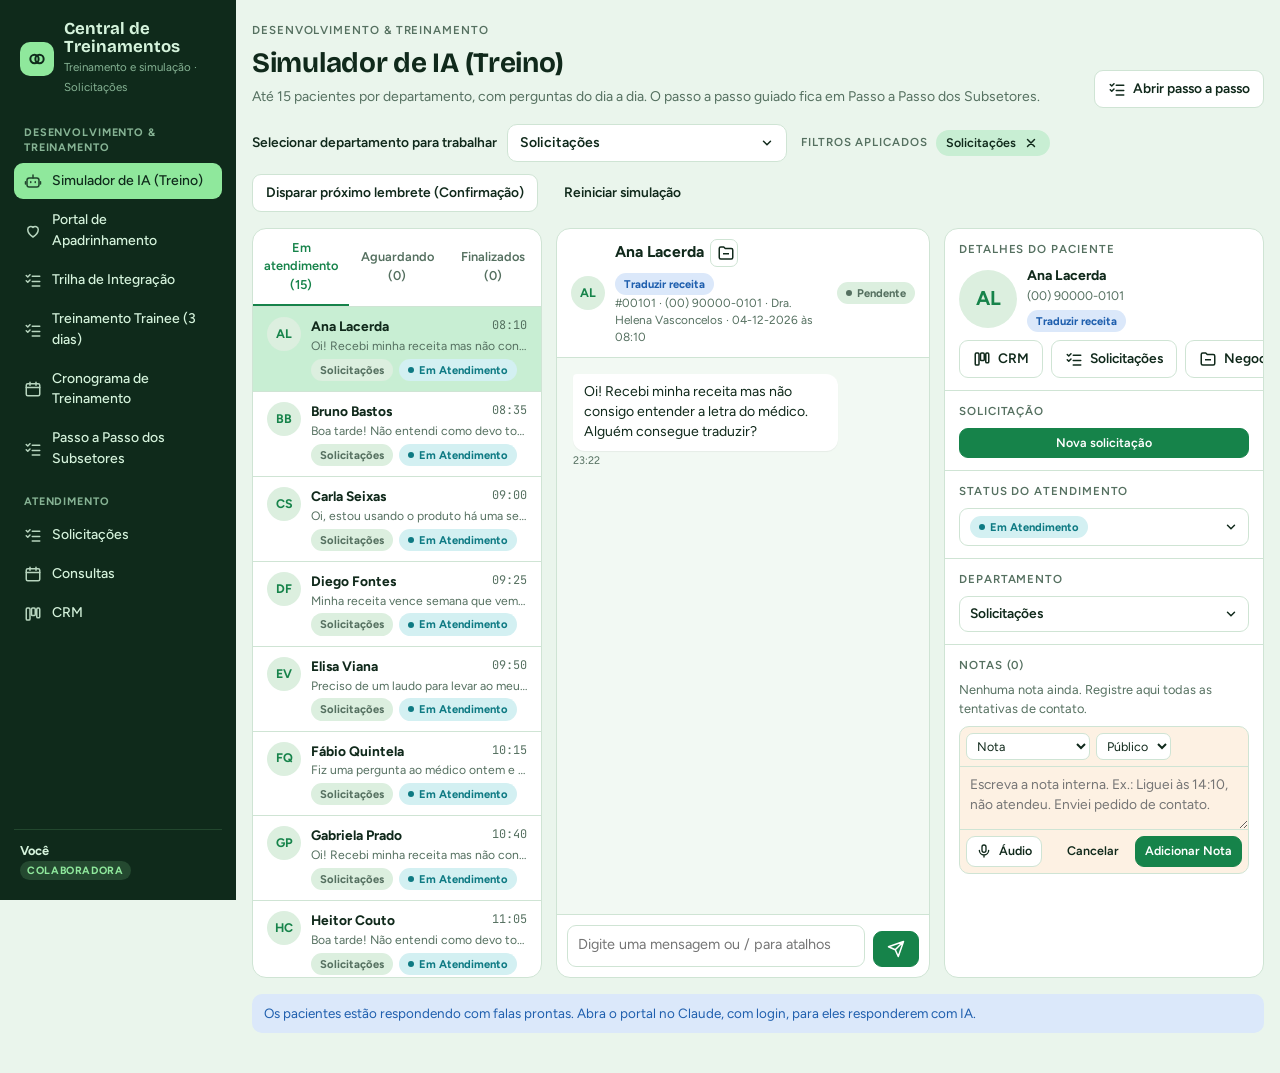
<file: public/assets/aistudio/central-solicitacoes_1962c5c1.html>
<!doctype html><html><head><meta charset=utf8><meta name=viewport content="width=device-width,initial-scale=1,viewport-fit=cover"><style>:root{color-scheme:light;box-sizing:border-box;padding-top:env(safe-area-inset-top,0px);padding-bottom:env(safe-area-inset-bottom,0px)}html{scroll-padding-top:env(safe-area-inset-top,0px)}body{margin:0;padding:0;font:14px -apple-system,BlinkMacSystemFont,sans-serif;background:#fff;color:#000}img{max-width:100%}[hidden]:not([hidden=until-found i]){display:none!important}</style></head><body>
<title>Central de Treinamentos</title>
<meta name="claude:viewport-fit-sides" content="cover">
<link rel="preconnect" href="https://fonts.googleapis.com">
<link rel="stylesheet" href="https://fonts.googleapis.com/css2?family=Bricolage+Grotesque:opsz,wght@12..96,600;12..96,700&family=Figtree:wght@400;500;600;700&family=JetBrains+Mono:wght@500&display=swap">
<style>
/* Layout: barra lateral verde-escura fixa + área de trabalho em cartões claros; simulador em 3 colunas (lista | chat | painel do paciente). */
:root{
  --bg:#eaf5ec; --surface:#ffffff; --surface-2:#f2f9f3; --sunk:#dcefdf;
  --ink:#10291b; --muted:#557060; --line:#cfe4d4;
  --accent:#16834a; --accent-ink:#ffffff; --accent-soft:#c8eed3; --mint:#8fe89c;
  --nav:#0f2a1b; --nav-ink:#d5f3dc; --nav-muted:#86b394;
  --warn:#a5650f; --warn-soft:#fbecd2; --danger:#b4332a; --danger-soft:#f8dcd8; --info:#1f5fae; --info-soft:#dbe8fa; --teal:#0e7a83; --teal-soft:#d3f0f2;
  --bubble-in:#ffffff; --bubble-out:#d3f5dc; --bubble-sys:#eef4fb; --note:#fdf1e3;
  --shadow:0 1px 2px rgba(16,41,27,.06),0 6px 18px rgba(16,41,27,.07);
  --f-display:"Bricolage Grotesque",ui-sans-serif,system-ui,sans-serif;
  --f-body:"Figtree",ui-sans-serif,system-ui,-apple-system,"Segoe UI",sans-serif;
  --f-mono:"JetBrains Mono",ui-monospace,Consolas,monospace;
}
@media (prefers-color-scheme:dark){:root:not([data-theme="light"]){
  --bg:#0b1710; --surface:#122219; --surface-2:#16291e; --sunk:#0e1c14;
  --ink:#e2f3e6; --muted:#95b09e; --line:#22402d;
  --accent:#4cc77a; --accent-ink:#04200f; --accent-soft:#1c4a2c; --mint:#4cc77a;
  --nav:#07120c; --nav-ink:#d5f3dc; --nav-muted:#7aa487;
  --warn:#e9a94a; --warn-soft:#3a2a10; --danger:#f08a80; --danger-soft:#3d1b18; --info:#7fb2f0; --info-soft:#152a45; --teal:#5fd0d8; --teal-soft:#123a3d;
  --bubble-in:#1a2e22; --bubble-out:#1d4a2c; --bubble-sys:#172638; --note:#33270f;
  --shadow:0 1px 2px rgba(0,0,0,.3),0 6px 18px rgba(0,0,0,.25); color-scheme:dark}}
:root[data-theme="dark"]{
  --bg:#0b1710; --surface:#122219; --surface-2:#16291e; --sunk:#0e1c14;
  --ink:#e2f3e6; --muted:#95b09e; --line:#22402d;
  --accent:#4cc77a; --accent-ink:#04200f; --accent-soft:#1c4a2c; --mint:#4cc77a;
  --nav:#07120c; --nav-ink:#d5f3dc; --nav-muted:#7aa487;
  --warn:#e9a94a; --warn-soft:#3a2a10; --danger:#f08a80; --danger-soft:#3d1b18; --info:#7fb2f0; --info-soft:#152a45; --teal:#5fd0d8; --teal-soft:#123a3d;
  --bubble-in:#1a2e22; --bubble-out:#1d4a2c; --bubble-sys:#172638; --note:#33270f;
  --shadow:0 1px 2px rgba(0,0,0,.3),0 6px 18px rgba(0,0,0,.25); color-scheme:dark}
[hidden]{display:none!important}
html,body{height:100%}
body{background:var(--bg);color:var(--ink);font-family:var(--f-body);font-size:14px;line-height:1.45}
*{box-sizing:border-box}
button,select,input,textarea{font:inherit;color:inherit}
button{cursor:pointer}
:focus-visible{outline:2px solid var(--accent);outline-offset:2px}
h1,h2,h3{font-family:var(--f-display);margin:0;text-wrap:balance;letter-spacing:-.01em}
h1{font-size:1.75rem} h2{font-size:1.2rem} h3{font-size:1rem}
p{margin:0}
.eyebrow{font-size:.72rem;text-transform:uppercase;letter-spacing:.08em;color:var(--muted);font-weight:600}
.muted{color:var(--muted)}
.mono{font-family:var(--f-mono);font-size:.85em}

.app{display:grid;grid-template-columns:236px minmax(0,1fr);min-height:100%}
.nav{background:var(--nav);color:var(--nav-ink);display:flex;flex-direction:column;gap:3px;padding-block:20px;padding-left:max(14px,env(safe-area-inset-left,0px));padding-right:14px;position:sticky;top:0;height:100vh;overflow-y:auto}
.brand{display:flex;align-items:center;gap:10px;padding:0 6px 10px}
.brand-mark{width:34px;height:34px;border-radius:10px;background:var(--mint);display:grid;place-items:center;color:#0f2a1b;flex:none}
.brand b{font-family:var(--f-display);font-size:1.05rem;display:block;line-height:1.1}
.brand span{font-size:.72rem;color:var(--nav-muted)}
.nav-sec{font-size:.68rem;font-weight:700;text-transform:uppercase;letter-spacing:.08em;color:var(--nav-muted);padding:14px 10px 4px}
.nav-item{display:flex;align-items:center;gap:10px;padding:8px 10px;border-radius:9px;border:0;background:transparent;color:var(--nav-ink);text-align:left;width:100%;font-weight:500}
.nav-item svg{opacity:.85;flex:none}
.nav-item:hover{background:rgba(143,232,156,.1)}
.nav-item.on{background:var(--mint);color:#0f2a1b}
.me{margin-top:auto;display:flex;gap:10px;align-items:center;padding:12px 6px 0;border-top:1px solid rgba(143,232,156,.15)}
.me img{width:32px;height:32px;border-radius:50%}
.me .who{min-width:0;font-size:.8rem}
.me .who b{display:block;white-space:nowrap;overflow:hidden;text-overflow:ellipsis}
.role{display:inline-block;font-size:.66rem;font-weight:700;text-transform:uppercase;letter-spacing:.06em;padding:2px 7px;border-radius:99px;background:rgba(143,232,156,.16);color:var(--mint)}
.role.adm{background:var(--mint);color:#0f2a1b}

main#view{min-width:0;padding-block:22px 40px;padding-left:max(16px,env(safe-area-inset-left,0px));padding-right:max(16px,env(safe-area-inset-right,0px))}
.page{max-width:1480px;margin:0 auto;display:flex;flex-direction:column;gap:16px}
.page-head{display:flex;justify-content:space-between;align-items:flex-end;gap:12px;flex-wrap:wrap}
.page-head > div{display:flex;flex-direction:column;gap:4px}
.card{background:var(--surface);border:1px solid var(--line);border-radius:14px;padding:16px;min-width:0}
.card-h{display:flex;justify-content:space-between;align-items:center;gap:10px;margin-bottom:12px;flex-wrap:wrap}
.crumbs{font-size:.78rem;color:var(--muted)}

.btn{display:inline-flex;align-items:center;gap:7px;border:1px solid var(--line);background:var(--surface);padding:8px 13px;border-radius:9px;font-weight:600;font-size:.86rem;white-space:nowrap;justify-content:center}
.btn:hover{border-color:var(--accent)}
.btn.primary{background:var(--accent);border-color:var(--accent);color:var(--accent-ink)}
.btn.primary:hover{filter:brightness(1.07)}
.btn.ghost{background:transparent;border-color:transparent}
.btn.ghost:hover{background:var(--surface-2)}
.btn.sm{padding:5px 9px;font-size:.78rem}
.btn.danger{color:var(--danger)}
.btn:disabled{opacity:.5;cursor:not-allowed}
.icon-btn{display:inline-grid;place-items:center;width:34px;height:34px;border-radius:9px;border:1px solid var(--line);background:var(--surface);color:var(--ink);flex:none}
.icon-btn:hover{border-color:var(--accent);color:var(--accent)}
.icon-btn.sm{width:28px;height:28px;border-radius:7px}
.linkbtn{border:0;background:transparent;color:var(--accent);font-weight:600;padding:4px;display:inline-flex;gap:4px;align-items:center}
.linkbtn:hover{text-decoration:underline}
.field{display:flex;flex-direction:column;gap:5px;font-size:.8rem;font-weight:600;color:var(--muted)}
.input,select.input,textarea.input{border:1px solid var(--line);background:var(--surface);border-radius:9px;padding:8px 10px;color:var(--ink);font-weight:400;font-size:.9rem;width:100%;min-width:0}
textarea.input{resize:vertical;min-height:70px}
.input:focus{outline:2px solid var(--accent-soft);border-color:var(--accent)}
.chip{display:inline-flex;align-items:center;gap:6px;padding:4px 10px;border-radius:99px;background:var(--accent-soft);color:var(--ink);font-size:.78rem;font-weight:600}
.chip button{border:0;background:transparent;padding:0 2px;display:inline-grid;place-items:center;color:inherit;border-radius:50%;width:18px;height:18px}
.chip button:hover{background:rgba(0,0,0,.1)}
.pill{display:inline-flex;align-items:center;gap:5px;font-size:.7rem;font-weight:700;padding:2px 8px;border-radius:99px;white-space:nowrap;border:1px solid transparent}
.pill::before{content:"";width:6px;height:6px;border-radius:50%;background:currentColor}
.pill.plain::before{display:none}
.pill.ok{background:var(--accent-soft);color:var(--accent)}
.pill.warn{background:var(--warn-soft);color:var(--warn)}
.pill.bad{background:var(--danger-soft);color:var(--danger)}
.pill.info{background:var(--info-soft);color:var(--info)}
.pill.teal{background:var(--teal-soft);color:var(--teal)}
.pill.neutral{background:var(--sunk);color:var(--muted)}
.empty{padding:18px;border:1px dashed var(--line);border-radius:12px;color:var(--muted);text-align:center;font-size:.86rem}
.banner{padding:10px 12px;border-radius:10px;background:var(--info-soft);color:var(--info);font-size:.84rem}
.banner.warn{background:var(--warn-soft);color:var(--warn)}
.row{display:flex;gap:10px;flex-wrap:wrap}
.row > *{flex:1;min-width:150px}

/* Barrinha de departamento */
.toolbar{display:flex;align-items:center;gap:12px;flex-wrap:wrap}
#dd-wrap{display:flex;align-items:center;gap:14px;flex-wrap:wrap}
.dd{position:relative;display:flex;align-items:center;gap:10px;flex-wrap:wrap}
.dd-label{font-weight:600;font-size:.86rem}
.dd-btn{display:inline-flex;align-items:center;justify-content:space-between;gap:10px;min-width:280px;border:1px solid var(--line);background:var(--surface);border-radius:10px;padding:8px 12px;font-weight:600}
.dd-btn:hover{border-color:var(--accent)}
.dd-menu{position:absolute;right:0;top:calc(100% + 6px);min-width:320px;background:var(--surface);border:1px solid var(--line);border-radius:12px;box-shadow:var(--shadow);padding:4px;z-index:12}
.dd-menu button{display:flex;justify-content:space-between;gap:12px;width:100%;border:0;background:transparent;padding:9px 12px;border-radius:8px;text-align:left}
.dd-menu button:hover{background:var(--surface-2)}
.dd-menu button.on{background:var(--accent-soft);color:var(--accent);font-weight:700}
.applied{display:flex;align-items:center;gap:8px}

/* Simulador */
.sim-grid{display:grid;grid-template-columns:290px minmax(0,1fr) 320px;gap:14px;height:min(780px,calc(100vh - 150px));min-height:560px}
.chatlist,.chat,.side{background:var(--surface);border:1px solid var(--line);border-radius:14px;min-width:0;min-height:0;display:flex;flex-direction:column;overflow:hidden}
.ltabs{display:flex;border-bottom:1px solid var(--line)}
.ltabs button{flex:1;border:0;background:transparent;padding:10px 6px;font-weight:600;font-size:.8rem;color:var(--muted);border-bottom:2px solid transparent}
.ltabs button.on{color:var(--accent);border-bottom-color:var(--accent)}
.chatlist-body{overflow:auto;flex:1}
.ci{display:flex;gap:10px;width:100%;text-align:left;border:0;border-bottom:1px solid var(--line);background:transparent;padding:10px 14px;align-items:flex-start}
.ci:hover{background:var(--surface-2)}
.ci.on{background:var(--accent-soft)}
.av{flex:none;width:34px;height:34px;border-radius:50%;display:grid;place-items:center;font-weight:700;font-size:.78rem;background:var(--sunk);color:var(--accent)}
.av.sm{width:28px;height:28px;font-size:.68rem}
.av.lg{width:46px;height:46px;font-size:.95rem}
.ci .ci-main{min-width:0;flex:1}
.ci .ci-top{display:flex;justify-content:space-between;gap:6px}
.ci b{font-size:.86rem;white-space:nowrap;overflow:hidden;text-overflow:ellipsis}
.ci .ci-last{display:block;font-size:.76rem;color:var(--muted);white-space:nowrap;overflow:hidden;text-overflow:ellipsis}
.ci .ci-meta{display:flex;gap:6px;margin-top:4px;flex-wrap:wrap}
.dot{width:8px;height:8px;border-radius:50%;background:var(--accent);flex:none;margin-top:6px}
.chat-h{padding:10px 14px;border-bottom:1px solid var(--line);display:flex;align-items:center;gap:10px;flex-wrap:wrap}
.chat-h .who{min-width:0;flex:1}
.chat-h .who-row{display:flex;align-items:center;gap:6px;flex-wrap:wrap}
.chat-h b{font-size:.98rem}
.chat-h small{display:block;color:var(--muted);font-size:.74rem}
.msgs{flex:1;overflow:auto;padding:16px;display:flex;flex-direction:column;gap:10px;background:var(--surface-2)}
.msg{display:flex;flex-direction:column;max-width:78%;gap:2px}
.msg.in{align-self:flex-start}
.msg.out{align-self:flex-end;align-items:flex-end}
.bubble{padding:8px 11px;border-radius:12px;font-size:.88rem;white-space:pre-wrap;overflow-wrap:anywhere;box-shadow:0 1px 1px rgba(0,0,0,.05)}
.msg.in .bubble{background:var(--bubble-in);border-top-left-radius:4px}
.msg.out .bubble{background:var(--bubble-out);border-top-right-radius:4px}
.mlabel{font-size:.68rem;font-weight:700;text-transform:uppercase;letter-spacing:.05em;color:var(--accent)}
.msg time{font-size:.68rem;color:var(--muted)}
.sysmsg{align-self:flex-end;max-width:min(78%,440px);background:var(--bubble-sys);border:1px solid var(--line);border-radius:12px;padding:10px 12px;display:flex;flex-direction:column;gap:6px;font-size:.86rem}
.sysmsg .sys-h{display:flex;gap:6px;align-items:center;font-size:.74rem;font-weight:700;color:var(--muted)}
.sysmsg .sys-b{white-space:pre-wrap;overflow-wrap:anywhere}
.sysmsg .sys-f{display:flex;justify-content:space-between;gap:10px;font-size:.72rem;color:var(--info)}
.sysmsg .sys-f time{color:var(--muted)}
.evt{align-self:center;font-size:.72rem;font-weight:600;color:var(--muted);background:var(--sunk);padding:4px 10px;border-radius:99px;text-align:center}
.typing{align-self:flex-start;font-size:.78rem;color:var(--muted);font-style:italic}
.composer{border-top:1px solid var(--line);padding:10px;display:flex;gap:8px;align-items:flex-end;position:relative}
.composer textarea{flex:1;min-height:42px;max-height:140px;resize:none}
.sugg{position:absolute;left:10px;right:10px;bottom:calc(100% - 4px);background:var(--surface);border:1px solid var(--line);border-radius:10px;box-shadow:var(--shadow);max-height:260px;overflow:auto;z-index:5}
.sugg button{display:block;width:100%;text-align:left;border:0;background:transparent;padding:8px 12px;border-bottom:1px solid var(--line)}
.sugg button:hover,.sugg button.on{background:var(--accent-soft)}
.sugg .mono{color:var(--accent);font-weight:600}
.sugg small{display:block;color:var(--muted);white-space:nowrap;overflow:hidden;text-overflow:ellipsis}
.side{overflow-y:auto}
.side-sec{padding:12px 14px;border-bottom:1px solid var(--line);display:flex;flex-direction:column;gap:8px;position:relative}
.side-sec:last-child{border-bottom:0}
.pd{display:flex;gap:10px;align-items:center}
.pd b{display:block}
.pd small{color:var(--muted);font-size:.78rem}
.side-icons{display:flex;gap:8px}
.side-icons .btn{flex:1}
.dropdown{position:absolute;left:14px;right:14px;top:calc(100% - 6px);background:var(--surface);border:1px solid var(--line);border-radius:10px;box-shadow:var(--shadow);z-index:6;padding:4px;max-height:340px;overflow:auto}
.dropdown button{display:block;width:100%;text-align:left;border:0;background:transparent;padding:8px 10px;border-radius:7px;font-size:.86rem}
.dropdown button:hover{background:var(--accent-soft)}
.dropdown .cur{color:var(--accent);font-weight:700}
.dropdown.chips button{padding:6px 8px}
.selbtn{display:flex;justify-content:space-between;align-items:center;gap:8px;width:100%;border:1px solid var(--line);background:var(--surface);border-radius:9px;padding:7px 10px;font-weight:600;font-size:.86rem}
.selbtn:hover{border-color:var(--accent)}
.notes{display:flex;flex-direction:column;gap:6px;max-height:220px;overflow:auto}
.note{background:var(--note);border-radius:9px;padding:7px 9px;font-size:.8rem}
.note small{display:block;color:var(--muted);font-size:.68rem;margin-top:2px}
.note audio{width:100%;height:32px;margin-top:4px}
.note-ed{border:1px solid var(--line);border-radius:10px;background:var(--note);display:flex;flex-direction:column}
.note-ed .ne-top{display:flex;gap:6px;padding:6px;border-bottom:1px solid var(--line)}
.note-ed select{border:1px solid var(--line);background:var(--surface);border-radius:7px;padding:4px 6px;font-size:.78rem}
.note-ed textarea{border:0;background:transparent;padding:8px 10px;resize:vertical;min-height:62px;font-size:.86rem}
.note-ed textarea:focus{outline:none}
.note-ed .ne-bot{display:flex;gap:6px;align-items:center;padding:6px;border-top:1px solid var(--line);flex-wrap:wrap}
.filepick{position:relative;overflow:hidden}
.filepick input{position:absolute;inset:0;opacity:0;cursor:pointer}

/* Guia de confirmação (4.1–4.4) */
.steps{display:grid;grid-template-columns:repeat(var(--n,4),minmax(0,1fr));gap:26px;margin-top:12px}
.step{position:relative;background:var(--surface-2);border:1px solid var(--line);border-radius:12px;padding:12px;min-width:0;text-align:left;width:100%}
button.step:hover,button.step.on{border-color:var(--accent)}
.step:not(:last-child)::after{content:"";position:absolute;right:-21px;top:50%;width:16px;height:16px;transform:translateY(-50%);background:var(--accent);-webkit-mask:url("data:image/svg+xml,%3Csvg xmlns='http://www.w3.org/2000/svg' viewBox='0 0 24 24'%3E%3Cpath d='M4 11h12.2l-4.6-4.6L13 5l7 7-7 7-1.4-1.4 4.6-4.6H4z'/%3E%3C/svg%3E") center/contain no-repeat;mask:url("data:image/svg+xml,%3Csvg xmlns='http://www.w3.org/2000/svg' viewBox='0 0 24 24'%3E%3Cpath d='M4 11h12.2l-4.6-4.6L13 5l7 7-7 7-1.4-1.4 4.6-4.6H4z'/%3E%3C/svg%3E") center/contain no-repeat}
.step .num{display:inline-grid;place-items:center;width:22px;height:22px;border-radius:50%;background:var(--accent);color:var(--accent-ink);font-size:.72rem;font-weight:700;margin-right:6px;flex:none}
.step h3{font-size:.92rem;display:flex;align-items:center}
.step .when{font-size:.72rem;font-weight:700;color:var(--accent);text-transform:uppercase;letter-spacing:.05em;margin:6px 0 4px}
.step p{font-size:.8rem;color:var(--muted)}
.step .more{display:inline-block;margin-top:8px;font-size:.76rem;font-weight:700;color:var(--accent)}
.guide-det{margin-top:14px;background:var(--surface-2);border:1px solid var(--line);border-left:4px solid var(--accent);border-radius:10px;padding:12px 14px}
.guide-det p{white-space:pre-line;font-size:.88rem;margin-top:6px;max-width:75ch}

/* Subsetores */
.subtabs{display:flex;gap:6px;flex-wrap:wrap}
.subtabs button{border:1px solid var(--line);background:var(--surface);border-radius:99px;padding:7px 14px;font-weight:600;font-size:.84rem}
.subtabs button:hover{border-color:var(--accent)}
.subtabs button.on{background:var(--accent);border-color:var(--accent);color:var(--accent-ink)}
.howto{margin:0;padding:0;list-style:none;counter-reset:s;display:flex;flex-direction:column;gap:10px}
.howto li{counter-increment:s;display:grid;grid-template-columns:26px minmax(0,1fr);gap:10px;font-size:.92rem;max-width:80ch}
.howto li::before{content:counter(s);display:grid;place-items:center;width:26px;height:26px;border-radius:50%;background:var(--accent-soft);color:var(--accent);font-weight:700;font-size:.76rem}

/* Sistema de consultas */
.sys{display:grid;grid-template-columns:220px minmax(0,1fr);border:1px solid var(--line);border-radius:14px;overflow:hidden;background:var(--surface)}
.sys-nav{border-right:1px solid var(--line);padding:12px 8px;display:flex;flex-direction:column;gap:2px}
.sys-item{border:0;background:transparent;text-align:left;padding:9px 10px;border-radius:8px;font-weight:500;display:flex;justify-content:space-between;align-items:center}
.sys-item:hover{background:var(--surface-2)}
.sys-item.open{background:var(--surface-2);font-weight:700}
.sys-sub{display:flex;flex-direction:column;margin:2px 0 6px 14px;border-left:1px solid var(--line)}
.sys-sub button{border:0;background:transparent;text-align:left;padding:7px 10px;font-size:.84rem;color:var(--muted);border-radius:0 8px 8px 0;display:flex;justify-content:space-between}
.sys-sub button:hover{background:var(--surface-2);color:var(--ink)}
.sys-sub button.on{background:var(--accent-soft);color:var(--ink);font-weight:700}
.sys-main{padding:18px;display:flex;flex-direction:column;gap:14px;min-width:0}
.stats{display:grid;grid-template-columns:repeat(4,minmax(0,1fr));gap:10px}
.stat{border:1px solid var(--line);border-radius:12px;padding:12px;display:flex;flex-direction:column;gap:2px;min-width:0}
.stat span{font-size:.78rem;color:var(--muted)}
.stat b{font-family:var(--f-display);font-size:1.5rem;font-variant-numeric:tabular-nums}
.stat small{font-size:.72rem;color:var(--muted)}
.stat.on{border-color:var(--ink)}
.sys-bar{display:flex;align-items:center;gap:8px;flex-wrap:wrap}
.filters{display:flex;gap:8px;align-items:center;flex-wrap:wrap}
.dt-wrap{position:relative}
.dt-panel{position:absolute;right:0;top:calc(100% + 6px);width:300px;background:var(--surface);border:1px solid var(--line);border-radius:12px;box-shadow:var(--shadow);padding:12px;z-index:8;display:flex;flex-direction:column;gap:10px}
.cal-h{display:flex;justify-content:space-between;font-weight:700;font-size:.86rem}
.cal{display:grid;grid-template-columns:repeat(7,1fr);gap:3px;text-align:center}
.cal span{font-size:.68rem;color:var(--muted);font-weight:700}
.cal button{border:0;background:transparent;border-radius:7px;padding:6px 0;font-size:.8rem;font-variant-numeric:tabular-nums}
.cal button:hover{background:var(--surface-2)}
.cal button.today{outline:1px solid var(--accent);font-weight:700}
.cal button.sel{background:var(--accent);color:var(--accent-ink)}
.times{display:grid;grid-template-columns:1fr 1fr;gap:8px}
.table-wrap{overflow-x:auto;border:1px solid var(--line);border-radius:12px;background:var(--surface)}
table{border-collapse:collapse;width:100%;min-width:760px;font-size:.84rem}
th,td{text-align:left;padding:10px 12px;border-bottom:1px solid var(--line);white-space:nowrap}
th{font-size:.7rem;text-transform:uppercase;letter-spacing:.06em;color:var(--muted);background:var(--surface-2)}
td.num{font-variant-numeric:tabular-nums}
tr:last-child td{border-bottom:0}
.pcell{display:flex;gap:8px;align-items:center}
.pcell small{display:block;color:var(--muted);font-size:.72rem}
.menu{background:var(--surface);border:1px solid var(--line);border-radius:10px;box-shadow:var(--shadow);padding:4px;z-index:30;min-width:210px}
.menu.fixed{position:fixed}
.menu button{display:block;width:100%;text-align:left;border:0;background:transparent;padding:8px 10px;border-radius:7px;font-size:.84rem}
.menu button:hover{background:var(--accent-soft)}
.menu button.bad{color:var(--danger)}
.pager{display:flex;justify-content:flex-end;align-items:center;gap:10px;font-size:.82rem;color:var(--muted);flex-wrap:wrap}
.pager select{width:auto}

/* CRM */
.kanban{display:grid;grid-template-columns:repeat(3,minmax(0,1fr));gap:14px}
.sol-sw{position:relative;width:44px;height:24px;flex:none;display:inline-block}.sol-sw input{opacity:0;position:absolute;inset:0;margin:0;cursor:pointer;z-index:1}.sol-sw i{position:absolute;inset:0;background:var(--line);border-radius:12px;transition:.15s}.sol-sw i::after{content:"";position:absolute;top:3px;left:3px;width:18px;height:18px;border-radius:50%;background:#fff;transition:.15s}.sol-sw input:checked+i{background:var(--accent)}.sol-sw input:checked+i::after{left:23px}
.sol-tabs{display:inline-flex;background:var(--surface-2);padding:5px;border-radius:12px;gap:2px;align-self:flex-start}.sol-tabs button{border:0;background:none;color:var(--muted);font:600 .85rem var(--f-body);padding:7px 14px;border-radius:8px;cursor:pointer}.sol-tabs button.on{background:var(--surface);color:var(--ink);box-shadow:0 1px 2px rgba(0,0,0,.1)}
.sol-box{border:1px solid var(--line);border-radius:9px;background:var(--surface)}.sol-box:focus-within{border-color:var(--accent)}.sol-ed{min-height:130px;padding:10px;outline:none;overflow-wrap:anywhere}.sol-ed ul,.sol-ed ol{margin:4px 0;padding-left:20px}.sol-tb{display:flex;gap:4px;padding:6px 8px}
.sol-sec{display:flex;flex-direction:column;gap:6px;border-top:1px solid var(--line);padding-top:12px}.sol-file{display:flex;gap:8px;align-items:center;border:1px solid var(--line);border-radius:9px;padding:8px 10px;font-size:.85rem}
.btn.off{background:#7b827e;border-color:#7b827e;color:#fff}.sol-req::after{content:" *";color:var(--danger)}
.trn-tabs{display:flex;gap:6px;flex-wrap:wrap;margin:6px 0 14px}.trn-tabs button{border:1px solid var(--line);background:var(--surface);color:var(--muted);font:600 .85rem var(--f-body);padding:8px 14px;border-radius:10px;cursor:pointer}.trn-tabs button.on{background:var(--accent);color:var(--accent-ink);border-color:var(--accent)}
.trn-steps{display:grid;grid-template-columns:repeat(auto-fit,minmax(150px,1fr));gap:10px}.trn-step{border:1px solid var(--line);border-radius:12px;padding:12px;display:flex;flex-direction:column;gap:8px}
.trn-h{margin:14px 0 4px;font-size:1rem}.trn-ul{margin:4px 0 8px;padding-left:20px;display:flex;flex-direction:column;gap:4px}.trn-ck{display:flex;gap:8px;align-items:flex-start;padding:8px 0;border-top:1px solid var(--line)}
.trn-q{border-top:1px solid var(--line);padding:12px 0;display:flex;flex-direction:column;gap:6px}.trn-q p{margin:0}.trn-opt{text-align:left;border:1px solid var(--line);background:var(--surface);color:var(--ink);padding:9px 12px;border-radius:10px;cursor:pointer;font:inherit}.trn-opt.on{border-color:var(--accent);background:var(--accent-soft)}.trn-opt.right{border-color:var(--accent);background:var(--accent-soft)}.trn-opt.wrong{border-color:var(--danger);background:var(--danger-soft)}.trn-opt:disabled{cursor:default;opacity:1;color:var(--ink)}
.trn-res{font-size:1rem;padding:8px 12px;border-radius:10px}.trn-res.ok{background:var(--accent-soft);color:var(--accent)}.trn-res.bad{background:var(--danger-soft);color:var(--danger)}.trn-cert{border:2px solid var(--accent)}
@media print{#nav,.trn-tabs,.btn{display:none!important}}
.kanban.sol{grid-template-columns:repeat(5,minmax(240px,1fr));overflow-x:auto;align-items:start}
.kanban.sol .col{max-height:70vh;overflow-y:auto}
@media (max-width:980px){.kanban.sol{grid-template-columns:repeat(5,82%)}}
.col{background:var(--surface-2);border:1px solid var(--line);border-radius:14px;padding:10px;display:flex;flex-direction:column;gap:8px;min-height:240px;min-width:0}
.col-h{display:flex;justify-content:space-between;align-items:center;padding:4px 4px 6px}
.kc{background:var(--surface);border:1px solid var(--line);border-radius:11px;padding:10px 12px;display:flex;flex-direction:column;gap:3px;position:relative}
.kc .lbl{font-size:.72rem;color:var(--muted)}
.kc .kc-top{display:flex;justify-content:space-between;align-items:center;gap:6px}
.kc .person{display:flex;gap:6px;align-items:center;font-weight:600;font-size:.88rem}
.kc .person.med{font-weight:500;font-size:.84rem}
.kc .kc-foot{display:flex;align-items:center;gap:6px;margin-top:4px;border-top:1px solid var(--line);padding-top:6px}
.kc .kc-more{font-size:.78rem;color:var(--muted);background:var(--surface-2);border-radius:8px;padding:6px 8px;margin-top:4px}
.pop{position:absolute;right:8px;bottom:42px;background:var(--surface);border:1px solid var(--line);border-radius:10px;box-shadow:var(--shadow);padding:4px;z-index:7;min-width:180px}
.pop button{display:block;width:100%;text-align:left;border:0;background:transparent;padding:8px 10px;border-radius:7px}
.pop button:hover{background:var(--accent-soft)}

/* Camadas */
.overlay{position:fixed;inset:0;background:rgba(6,20,12,.45);z-index:40;display:flex;justify-content:flex-end}
.overlay.center{justify-content:center;align-items:center;padding:16px}
.drawer{background:var(--surface);width:min(520px,100%);height:100%;display:flex;flex-direction:column;box-shadow:var(--shadow);padding-top:env(safe-area-inset-top,0px);padding-right:env(safe-area-inset-right,0px)}
.drawer-h{padding:14px 16px;border-bottom:1px solid var(--line);display:flex;gap:10px;align-items:center;flex-wrap:wrap}
.drawer-h .who{flex:1;min-width:0}
.drawer-body{flex:1;min-height:0;display:flex;flex-direction:column;overflow:auto}
.modal{background:var(--surface);border-radius:16px;width:min(1000px,100%);max-height:calc(100vh - 32px);display:flex;flex-direction:column;box-shadow:var(--shadow);overflow:hidden}
.modal-h{padding:14px 18px;border-bottom:1px solid var(--line);display:flex;justify-content:space-between;align-items:center;gap:10px}
.neg-grid{display:grid;grid-template-columns:300px minmax(0,1fr);min-height:0;overflow:auto}
.neg-left{border-right:1px solid var(--line);padding:16px;display:flex;flex-direction:column;gap:12px;background:var(--surface-2)}
.neg-id{display:flex;gap:10px;align-items:center}
.neg-box{border:1px solid var(--line);border-radius:12px;padding:12px;background:var(--surface);display:flex;flex-direction:column;gap:8px}
.kv{display:flex;justify-content:space-between;gap:10px;font-size:.84rem;flex-wrap:wrap}
.kv span{color:var(--muted)}
.rating{display:flex;gap:12px;align-items:center}
.rating b{font-family:var(--f-display);font-size:1.6rem}
.neg-right{display:flex;flex-direction:column;min-width:0}
.ntabs{display:flex;gap:4px;padding:0 16px;border-bottom:1px solid var(--line)}
.ntabs button{border:0;background:transparent;padding:12px;font-weight:600;color:var(--muted);border-bottom:2px solid transparent;display:inline-flex;gap:6px;align-items:center}
.ntabs button.on{color:var(--accent);border-bottom-color:var(--accent)}
.neg-body{padding:16px;display:flex;flex-direction:column;gap:12px}
.ccard{border:1px solid var(--line);border-radius:12px;padding:14px;display:flex;flex-direction:column;gap:6px}
.ccard .cc-top{display:flex;justify-content:space-between;align-items:center;gap:8px;flex-wrap:wrap}
.ccard .lbl{font-size:.74rem;color:var(--muted)}
.ccard .cc-foot{display:flex;gap:8px;flex-wrap:wrap;margin-top:6px}
.details{background:var(--surface-2);border-radius:9px;padding:8px 10px;font-size:.82rem}

/* Carreira e apadrinhamento */
.two{display:grid;grid-template-columns:minmax(0,1.1fr) minmax(0,1fr);gap:16px}
.levels{display:flex;align-items:stretch;overflow-x:auto;padding-bottom:4px}
.lvl{flex:1;min-width:150px;padding:12px 12px 12px 0}
.lvl .bar{height:6px;border-radius:3px;background:var(--line);margin-bottom:10px}
.lvl.done .bar{background:var(--accent)}
.lvl.cur .bar{background:linear-gradient(90deg,var(--accent) 50%,var(--line) 50%)}
.lvl b{display:block;font-size:.86rem}
.lvl small{display:block;color:var(--muted);font-size:.74rem;padding-right:8px}
.lvl.cur b{color:var(--accent)}
.lvl-badge{font-family:var(--f-display);font-size:1.35rem;color:var(--accent)}
.improve{display:flex;flex-direction:column;gap:8px;margin:0;padding:0;list-style:none}
.improve li{display:flex;gap:10px;align-items:flex-start;font-size:.9rem}
.improve li::before{content:"";flex:none;width:8px;height:8px;margin-top:6px;border-radius:2px;background:var(--accent);transform:rotate(45deg)}
.feed{display:flex;flex-direction:column;gap:10px}
.post{border-left:3px solid var(--accent);padding:6px 0 6px 12px}
.post p{white-space:pre-wrap;font-size:.9rem}
.post small{color:var(--muted);font-size:.74rem}
.form{display:flex;flex-direction:column;gap:10px}
.list{display:flex;flex-direction:column;gap:8px}
.li{border:1px solid var(--line);border-radius:11px;padding:10px 12px;display:flex;justify-content:space-between;gap:10px;align-items:flex-start;flex-wrap:wrap}
.li .li-main{min-width:0;flex:1}
.li small{color:var(--muted);font-size:.76rem}
.godmother{display:flex;gap:14px;align-items:center;border:1px solid var(--line);border-radius:14px;padding:14px;background:var(--surface-2);width:100%;text-align:left}
.godmother:hover{border-color:var(--accent)}
.godmother .av{width:52px;height:52px;font-size:1.05rem;background:var(--accent);color:var(--accent-ink)}
.picker{position:relative}
.picker .dropdown{left:0;right:0;top:calc(100% + 4px)}

/* Administração */
.adm-grid{display:grid;grid-template-columns:repeat(2,minmax(0,1fr));gap:16px}
.adm-item{display:grid;grid-template-columns:minmax(0,1fr) auto;gap:8px;align-items:start;border:1px solid var(--line);border-radius:11px;padding:10px;background:var(--surface-2)}
.adm-item .stack{display:flex;flex-direction:column;gap:6px;min-width:0}
.savebar{position:sticky;bottom:12px;display:flex;justify-content:flex-end;z-index:4}
.savebar .card{display:flex;gap:10px;align-items:center;padding:10px 12px;box-shadow:var(--shadow);flex-wrap:wrap}

/* Setas (Guia IA) */
#coach{position:fixed;z-index:60;width:310px;max-width:calc(100vw - 24px);background:var(--ink);color:var(--bg);border-radius:12px;padding:12px 14px;box-shadow:0 10px 30px rgba(0,0,0,.25);font-size:.86rem;animation:bob 1.4s ease-in-out infinite}
#coach .c-arrow{position:absolute;width:0;height:0;border:9px solid transparent}
#coach.below .c-arrow{top:-18px;border-bottom-color:var(--ink)}
#coach.above .c-arrow{bottom:-18px;border-top-color:var(--ink)}
#coach .c-head{display:flex;gap:8px;align-items:center;margin-bottom:4px}
#coach .c-badge{background:var(--mint);color:#0f2a1b;font-size:.66rem;font-weight:800;padding:2px 7px;border-radius:99px;letter-spacing:.04em;text-transform:uppercase}
#coach .c-step{font-size:.68rem;text-transform:uppercase;letter-spacing:.08em;opacity:.75;font-weight:700}
#coach .c-ask{margin-top:8px;display:flex;flex-direction:column;gap:6px}
#coach .c-ask input{border:0;border-radius:8px;padding:7px 9px;background:var(--bg);color:var(--ink)}
#coach-a{max-height:160px;overflow:auto;font-size:.82rem;white-space:pre-wrap}
#coach .c-foot{display:flex;justify-content:space-between;gap:10px;margin-top:8px}
#coach .c-foot button{border:0;background:transparent;color:inherit;opacity:.8;text-decoration:underline;font-size:.78rem;padding:0}
@keyframes bob{0%,100%{transform:translateY(0)}50%{transform:translateY(4px)}}
#coach.above{animation-name:bobup}
@keyframes bobup{0%,100%{transform:translateY(0)}50%{transform:translateY(-4px)}}
.coach-target{outline:3px solid var(--mint)!important;outline-offset:3px;border-radius:8px;box-shadow:0 0 0 7px rgba(76,199,122,.25)}
#toast{position:fixed;left:50%;bottom:calc(20px + env(safe-area-inset-bottom,0px));transform:translateX(-50%);background:var(--ink);color:var(--bg);padding:10px 16px;border-radius:10px;font-size:.86rem;z-index:70;box-shadow:var(--shadow);max-width:calc(100vw - 32px)}

@media (prefers-reduced-motion:reduce){#coach{animation:none}}
@media (max-width:1240px){.sim-grid{grid-template-columns:260px minmax(0,1fr);height:auto}.side{grid-column:1/-1;max-height:none}.chatlist,.chat{height:640px}}
@media (max-width:980px){.steps{grid-template-columns:repeat(2,minmax(0,1fr))}.step:nth-child(2)::after{display:none}.two,.adm-grid{grid-template-columns:1fr}.kanban{grid-template-columns:1fr}.sys{grid-template-columns:1fr}.sys-nav{border-right:0;border-bottom:1px solid var(--line)}.stats{grid-template-columns:repeat(2,minmax(0,1fr))}.dd-menu{left:0;right:auto}.neg-grid{grid-template-columns:1fr}.neg-left{border-right:0;border-bottom:1px solid var(--line)}}
@media (max-width:760px){
  .app{grid-template-columns:1fr}
  .nav{position:sticky;top:0;height:auto;flex-direction:row;overflow-x:auto;padding:8px max(12px,env(safe-area-inset-right,0px)) 8px max(12px,env(safe-area-inset-left,0px));z-index:20;gap:4px}
  .brand,.nav-sec,.me .who{display:none}
  .me{margin:0;border:0;padding:0}
  .nav-item{width:auto;white-space:nowrap}
  .sim-grid{grid-template-columns:1fr}
  .chatlist{height:300px}.chat{height:580px}
  .steps{grid-template-columns:1fr}.step::after{display:none}
  .dd-btn{min-width:0;width:100%}.dd{width:100%}.dd-menu{min-width:0;left:0;right:0}
}

.tr-hero{display:flex;gap:14px;align-items:center;flex-wrap:wrap;background:linear-gradient(135deg,#F6D5DE,#F3E6D3 55%,#D4EBDD);border-radius:16px;padding:16px 18px;margin-bottom:12px;color:#3A2E2A}
.tr-av{width:56px;height:56px;border-radius:50%;background:#fff;display:grid;place-items:center;font-weight:800;color:#B85C7A;font-size:20px;box-shadow:0 0 0 3px #E8A7B8}
.tr-hero>div:nth-child(2){display:grid}.tr-eye{font-size:11px;font-weight:800;letter-spacing:.08em;text-transform:uppercase;color:#B85C7A}.tr-hero b{font-size:18px}
.tr-sum{margin-left:auto;display:flex;gap:10px;flex-wrap:wrap}.tr-sum div{background:rgba(255,255,255,.7);border-radius:12px;padding:8px 12px;display:grid;min-width:110px}.tr-sum b{font-size:18px}.tr-sum span{font-size:12px;color:#7A6A64}
.tr-days{display:grid;grid-template-columns:repeat(5,1fr);gap:8px}.tr-days div{background:var(--surface);border:1px solid var(--line);border-radius:12px;padding:8px 10px;display:grid;gap:2px}.tr-days span{font-size:12px;color:var(--muted);font-weight:700}.tr-days b{font-size:13px}
.tr-tbl{overflow-x:auto}.tr-tbl table{width:100%;border-collapse:collapse;min-width:860px}.tr-tbl th{text-align:left;font-size:12px;color:var(--muted);padding:6px 8px;border-bottom:1px solid var(--line)}.tr-tbl td{padding:8px;border-bottom:1px solid var(--line);vertical-align:top;font-size:13px}.tr-tbl td small{display:block;color:var(--muted);font-size:11.5px}
.tr-tbl tr.cur td{background:#FFF8E8}.tr-tbl tr.mine td:first-child{box-shadow:inset 4px 0 0 #E8A7B8}.tr-tbl td.today{outline:2px solid #E8A7B8;outline-offset:-2px;border-radius:6px}.tr-tbl td.hol{background:#FDECEC}
.tr-chip{display:inline-block;margin:2px 2px 0 0;font-size:11.5px;background:var(--surface2,#f3f3f3);border:1px solid var(--line);border-radius:99px;padding:1px 7px}.tr-chip.ok{background:#E5F3EA;border-color:#A8D5BA;color:#2F6B47;font-weight:700}
.tr-name{border:0;background:none;font:inherit;font-weight:800;color:inherit;cursor:pointer;padding:0;text-decoration:underline;text-decoration-color:#E8A7B8;text-underline-offset:3px}
.tr-bar{height:8px;background:#EEE6DF;border-radius:99px;overflow:hidden;min-width:90px}.tr-bar i{display:block;height:100%;background:linear-gradient(90deg,#E8A7B8,#A8D5BA)}
.tr-two{display:grid;grid-template-columns:240px 1fr;gap:12px}.tr-list{display:grid;gap:4px;align-content:start;max-height:640px;overflow:auto}.tr-list button{text-align:left;border:1px solid transparent;background:none;border-radius:10px;padding:8px;cursor:pointer;display:grid;gap:3px;font:inherit;color:inherit}.tr-list button.on{background:#FCEFF3;border-color:#E8A7B8}.tr-list small{color:var(--muted);font-size:11.5px}
.tr-ck{display:flex;gap:6px;align-items:center;font-size:13px;white-space:nowrap}.input.sm{padding:5px 8px;font-size:12.5px}.tr-ac td .input.sm{width:100%;margin-top:4px}
.tr-start{display:flex;gap:6px;align-items:center;font-size:12.5px;font-weight:600}
@media (max-width:800px){.tr-two{grid-template-columns:1fr}.tr-days{grid-template-columns:1fr 1fr}}

.tl-top{display:flex;gap:16px;align-items:center;flex-wrap:wrap;background:linear-gradient(135deg,#F6D5DE,#F3E6D3 55%,#D4EBDD);border-radius:16px;padding:14px 18px;margin-bottom:14px;color:#3A2E2A}.tl-top>div:first-child{display:grid;gap:4px;min-width:200px}.tl-top b{font-size:28px}.tl-links{display:flex;gap:6px;flex-wrap:wrap}.tl-links a{text-decoration:none}.tl-who{display:flex;gap:6px;align-items:center;font-size:13px;font-weight:600;margin-left:auto}
.tl-steps{display:grid;gap:12px}.tl-step.ok{border-color:#A8D5BA}.tl-h{display:flex;gap:12px;align-items:flex-start}.tl-h h2{margin:0;font-size:17px}.tl-h p{margin:2px 0 0}.tl-h .pill{margin-left:auto;white-space:nowrap}
.tl-n{flex:none;width:34px;height:34px;border-radius:50%;background:#FCEFF3;color:#B85C7A;font-weight:900;display:grid;place-items:center;border:2px solid #E8A7B8}.tl-step.ok .tl-n{background:#E5F3EA;color:#2F6B47;border-color:#A8D5BA}
.tl-items{list-style:none;margin:10px 0 0;padding:0;display:grid;gap:6px}.tl-items label{display:inline-flex;gap:8px;align-items:center;cursor:pointer;font-size:14px}.tl-items a{font-size:12.5px}
.tl-quiz{margin-top:10px;background:var(--surface2,#f6f3ef);border-radius:12px;padding:8px 12px}.tl-quiz summary{cursor:pointer;font-weight:700}.tl-q{display:grid;gap:6px;margin:10px 0}.tl-o{text-align:left;border:1px solid var(--line);background:#fff;border-radius:10px;padding:7px 10px;font:inherit;font-size:13.5px;cursor:pointer;color:inherit}.tl-o.sel{border-color:#E8A7B8;background:#FCEFF3}.tl-o.right{border-color:#7FB896;background:#E5F3EA;font-weight:700}.tl-o.wrong{border-color:#D9839B;background:#FBE4EC;text-decoration:line-through}.tl-res{margin:6px 0}

.ap-two{display:grid;grid-template-columns:250px 1fr;gap:12px}.ap-list{display:grid;gap:2px;align-content:start;max-height:720px;overflow:auto}.ap-list button{display:flex;gap:8px;align-items:center;text-align:left;border:1px solid transparent;background:none;border-radius:10px;padding:6px 8px;cursor:pointer;font:inherit;color:inherit}.ap-list button.on{background:#FCEFF3;border-color:#E8A7B8}.ap-list small{display:block;color:var(--muted);font-size:11.5px}
.av.sm{width:30px;height:30px;font-size:12px}.av.lg{width:58px;height:58px;font-size:20px}
.ap-prof{margin-bottom:12px}.ap-head{display:flex;gap:14px;align-items:center;flex-wrap:wrap}.ap-head h2{margin:0}.ap-head p{margin:2px 0 0}.ap-head .btn{margin-left:auto}
.ap-tr{display:grid;grid-template-columns:auto 1fr auto;gap:10px;align-items:center;margin-top:12px;font-size:13px}.ap-warn{margin:10px 0 0;font-size:13px;color:#9E3A2B}
@media (max-width:800px){.ap-two{grid-template-columns:1fr}}
</style>

<div class="app">
  <nav class="nav" id="nav"></nav>
  <main id="view"></main>
</div>
<div id="layer"></div>
<div id="coach" hidden></div>
<div id="toast" hidden></div>

<script>
(() => {
'use strict';
const RAYSSA = 'rdimar@clickcannabis.com';
const $ = (s, r = document) => r.querySelector(s);
const esc = s => String(s ?? '').replace(/[&<>"']/g, c => ({'&':'&amp;','<':'&lt;','>':'&gt;','"':'&quot;',"'":'&#39;'}[c]));
const clone = o => JSON.parse(JSON.stringify(o));
const pad = n => String(n).padStart(2, '0');
const now = () => { const d = new Date(); return pad(d.getHours()) + ':' + pad(d.getMinutes()); };
const norm = s => String(s || '').normalize('NFD').replace(/[̀-ͯ]/g, '').toLowerCase();
const normCmd = s => norm(s).replace(/\s+/g, '');
const cmdIs = (v, c) => normCmd(v) === normCmd(c);
const TODAY = new Date();
const TODAY_KEY = TODAY.getFullYear() + '-' + pad(TODAY.getMonth() + 1) + '-' + pad(TODAY.getDate());
const TODAY_BR = pad(TODAY.getDate()) + '-' + pad(TODAY.getMonth() + 1) + '-' + TODAY.getFullYear();
const TODAY_SL = TODAY_BR.replaceAll('-', '/');
const YEST = (() => { const d = new Date(TODAY); d.setDate(d.getDate() - 1); return pad(d.getDate()) + '/' + pad(d.getMonth() + 1) + '/' + d.getFullYear(); })();
const fmtTs = ts => { const d = new Date(ts); return pad(d.getDate()) + '/' + pad(d.getMonth() + 1) + ' às ' + pad(d.getHours()) + ':' + pad(d.getMinutes()); };
const initials = n => String(n).replace(/^Dra?\.\s*/, '').split(' ').filter(Boolean).slice(0, 2).map(w => w[0]).join('').toUpperCase();

/* ---------- Ícones ---------- */
const I = {
  chat:'<svg width="18" height="18" viewBox="0 0 24 24" fill="none" stroke="currentColor" stroke-width="2" stroke-linecap="round" stroke-linejoin="round"><path d="M21 12a8 8 0 0 1-11.6 7.1L4 20l1-4.6A8 8 0 1 1 21 12z"/></svg>',
  cal:'<svg width="18" height="18" viewBox="0 0 24 24" fill="none" stroke="currentColor" stroke-width="2" stroke-linecap="round"><rect x="3" y="5" width="18" height="16" rx="2"/><path d="M3 10h18M8 3v4M16 3v4"/></svg>',
  crm:'<svg width="18" height="18" viewBox="0 0 24 24" fill="none" stroke="currentColor" stroke-width="2" stroke-linecap="round"><rect x="3" y="4" width="5" height="16" rx="1.5"/><rect x="10" y="4" width="5" height="10" rx="1.5"/><rect x="17" y="4" width="4" height="13" rx="1.5"/></svg>',
  up:'<svg width="18" height="18" viewBox="0 0 24 24" fill="none" stroke="currentColor" stroke-width="2" stroke-linecap="round" stroke-linejoin="round"><path d="M3 17l6-6 4 4 8-8"/><path d="M15 7h6v6"/></svg>',
  heart:'<svg width="18" height="18" viewBox="0 0 24 24" fill="none" stroke="currentColor" stroke-width="2" stroke-linecap="round" stroke-linejoin="round"><path d="M12 20s-7-4.4-7-10a4 4 0 0 1 7-2.6A4 4 0 0 1 19 10c0 5.6-7 10-7 10z"/></svg>',
  gear:'<svg width="18" height="18" viewBox="0 0 24 24" fill="none" stroke="currentColor" stroke-width="2" stroke-linecap="round" stroke-linejoin="round"><circle cx="12" cy="12" r="3"/><path d="M12 2v3M12 19v3M2 12h3M19 12h3M4.9 4.9l2.1 2.1M17 17l2.1 2.1M4.9 19.1L7 17M17 7l2.1-2.1"/></svg>',
  folder:'<svg width="18" height="18" viewBox="0 0 24 24" fill="none" stroke="currentColor" stroke-width="2" stroke-linejoin="round"><path d="M3 6a2 2 0 0 1 2-2h4l2 2h8a2 2 0 0 1 2 2v10a2 2 0 0 1-2 2H5a2 2 0 0 1-2-2z"/><path d="M8 13h8"/></svg>',
  x:'<svg width="14" height="14" viewBox="0 0 24 24" fill="none" stroke="currentColor" stroke-width="2.5" stroke-linecap="round"><path d="M6 6l12 12M18 6L6 18"/></svg>',
  dots:'<svg width="18" height="18" viewBox="0 0 24 24" fill="currentColor"><circle cx="12" cy="5" r="2"/><circle cx="12" cy="12" r="2"/><circle cx="12" cy="19" r="2"/></svg>',
  send:'<svg width="18" height="18" viewBox="0 0 24 24" fill="none" stroke="currentColor" stroke-width="2" stroke-linecap="round" stroke-linejoin="round"><path d="M22 2L11 13M22 2l-7 20-4-9-9-4z"/></svg>',
  mic:'<svg width="16" height="16" viewBox="0 0 24 24" fill="none" stroke="currentColor" stroke-width="2" stroke-linecap="round"><rect x="9" y="3" width="6" height="11" rx="3"/><path d="M5 11a7 7 0 0 0 14 0M12 18v3"/></svg>',
  chev:'<svg width="14" height="14" viewBox="0 0 24 24" fill="none" stroke="currentColor" stroke-width="2.5" stroke-linecap="round"><path d="M6 9l6 6 6-6"/></svg>',
  clip:'<svg width="16" height="16" viewBox="0 0 24 24" fill="none" stroke="currentColor" stroke-width="2" stroke-linecap="round" stroke-linejoin="round"><path d="M21 11l-8.5 8.5a5 5 0 0 1-7-7L14 4a3.5 3.5 0 0 1 5 5l-8.5 8.5a2 2 0 0 1-3-3L15 7"/></svg>',
  bot:'<svg width="18" height="18" viewBox="0 0 24 24" fill="none" stroke="currentColor" stroke-width="2" stroke-linecap="round" stroke-linejoin="round"><rect x="4" y="8" width="16" height="12" rx="3"/><path d="M12 4v4M9 13v1M15 13v1M2 13v3M22 13v3"/></svg>',
  listcheck:'<svg width="18" height="18" viewBox="0 0 24 24" fill="none" stroke="currentColor" stroke-width="2" stroke-linecap="round" stroke-linejoin="round"><path d="M3 6l2 2 3-3M3 13l2 2 3-3M11 7h10M11 14h10M11 20h10"/></svg>',
  monitor:'<svg width="14" height="14" viewBox="0 0 24 24" fill="none" stroke="currentColor" stroke-width="2" stroke-linecap="round"><rect x="3" y="4" width="18" height="12" rx="2"/><path d="M8 20h8M12 16v4"/></svg>',
  user:'<svg width="14" height="14" viewBox="0 0 24 24" fill="none" stroke="currentColor" stroke-width="2" stroke-linecap="round"><circle cx="12" cy="8" r="4"/><path d="M4 21a8 8 0 0 1 16 0"/></svg>',
  box:'<svg width="16" height="16" viewBox="0 0 24 24" fill="none" stroke="currentColor" stroke-width="2" stroke-linejoin="round"><path d="M21 8l-9-5-9 5 9 5 9-5zM3 8v8l9 5 9-5V8M12 13v8"/></svg>',
  steth:'<svg width="16" height="16" viewBox="0 0 24 24" fill="none" stroke="currentColor" stroke-width="2" stroke-linecap="round"><path d="M6 3v6a4 4 0 0 0 8 0V3M10 13v3a5 5 0 0 0 10 0v-2"/><circle cx="20" cy="12" r="2"/></svg>',
  logo:'<svg width="20" height="20" viewBox="0 0 24 24" fill="none" stroke="currentColor" stroke-width="2.4" stroke-linecap="round"><circle cx="9" cy="12" r="5"/><circle cx="15" cy="12" r="5"/></svg>'
};

/* ---------- Departamentos de treino ---------- */
const TRAIN = [
  { key: 'solicitacoes', nome: 'Solicitações' },
  { key: 'geral', nome: 'Chat geral' },
  { key: 'agendamento', nome: 'Agendamento' },
  { key: 'confirmacao', nome: 'Consulta Médica - Confirmação' },
  { key: 'andamento', nome: 'Consulta Médica - Em andamento' },
  { key: 'reagendamento', nome: 'Reagendamento' },
  { key: 'medicos', nome: 'Suporte aos médicos' }
];
function deptKey(n) {
  const s = norm(n);
  if (s === 'todos') return 'todos';
  if (s.includes('pos-venda') || s.includes('pos venda')) return s;
  if (s.includes('confirma')) return 'confirmacao';
  if (s.includes('andamento') || s.includes('aguardando') || s === 'consulta medica') return 'andamento';
  if (s.includes('medico') || s.startsWith('acompanhamento')) return 'medicos';
  if (s.includes('reagend')) return 'reagendamento';
  if (s.startsWith('agendamento')) return 'agendamento';
  if (s.includes('geral')) return 'geral';
  return s;
}
const ATEND = [
  { v: 'Aberto Pelo Clico', t: 'neutral' }, { v: 'Indefinido', t: 'neutral' }, { v: 'Resolvido', t: 'ok' }, { v: 'Aberto', t: 'bad' },
  { v: 'Fechado', t: 'info' }, { v: 'Aguardando', t: 'warn' }, { v: 'Em Atendimento', t: 'teal' }
];
const ATEND_TAB = { 'Aberto Pelo Clico': 'abertos', 'Indefinido': 'abertos', 'Aberto': 'abertos', 'Em Atendimento': 'abertos', 'Aguardando': 'aguardando', 'Resolvido': 'finalizados', 'Fechado': 'finalizados' };

/* ---------- Configuração padrão (editável pela administração) ---------- */
const DEFAULT_CONFIG = {
  portalNome: 'Central de Treinamentos',
  portalSub: 'Treinamento e simulação · Solicitações',
  madrinha: { nome: 'Andréia', cargo: 'Instrutora de treinamento dos subsetores', aviso: 'A Andréia acompanha o treinamento de cada colaboradora: uma semana de teoria nos subsetores, de segunda a sexta, e depois a prática em cada departamento.' },
  promocao: 'A promoção de cargo é individual. A liderança acompanha o desenvolvimento de cada pessoa e conversa com ela sobre o próximo passo, no tempo de cada uma.',
  filtroDepartamentos: ['Todos', 'Solicitações', 'Chat geral', 'Agendamento', 'Consulta Médica - Confirmação', 'Consulta Médica - Em andamento', 'Reagendamento', 'Suporte aos médicos'],
  encaminharDepartamentos: ['Solicitações', 'Consulta médica', 'Agendamento', 'Confirmação em andamento', 'Reagendamento', 'Acompanhamento aos médicos', 'Agendamento pós-venda', 'Pós-venda', 'Recorrência', 'Receita e orçamento'],
  guia: [
    { titulo: 'Lembrete da consulta', quando: '4.1 · Dia anterior', texto: 'Link de confirmação enviado um dia antes, para reforçar o compromisso com o horário.', detalhe: 'O paciente recebe o link de confirmação um dia antes da data da consulta, com o objetivo de reforçar o compromisso com o horário previamente agendado.\n\nEssa confirmação é especialmente importante quando a consulta é marcada com vários dias de antecedência: ajuda na organização da agenda e reduz as faltas.' },
    { titulo: 'Lembrete no dia da consulta', quando: '4.2 · 07:00 e 2h antes', texto: 'Dois lembretes antes do lembrete final: às 07:00 e 2 horas antes do horário.', detalhe: 'No dia da consulta, são enviados dois lembretes antes do lembrete final.\n\nPrimeiro lembrete (07:00): traz duas opções de resposta, para o paciente informar se "Está tudo certo para hoje!" ou se "Gostaria de tirar dúvidas".\n\nSegundo lembrete (2 horas antes): avisa que o link de acesso chega antes do início do atendimento, com as orientações:\n1. Clique para acessar a sala.\n2. Autorize o uso da câmera e do microfone.\n3. Aguarde o médico na sala.\n\nEssas instruções tranquilizam o paciente e o preparam para a consulta.' },
    { titulo: 'Lembrete final com link de acesso', quando: '4.3 · Antes do horário', texto: 'Link de acesso com o horário e a recomendação de um ambiente tranquilo.', detalhe: 'Antes do horário agendado, enviamos ao paciente o link de acesso à consulta, informando o horário e reforçando a importância de estar em um ambiente tranquilo e confortável.\n\nAssim o paciente consegue esclarecer suas dúvidas com atenção e qualidade durante o atendimento médico.' },
    { titulo: 'Confirmação da agenda', quando: '4.4 · Todo o expediente', texto: 'Confirmação ativa: ligação, pedido de contato e registro de todas as tentativas.', detalhe: 'Durante todo o expediente, fazemos a confirmação ativa das consultas, verificando se o paciente confirmou algum dos lembretes enviados.\n\nSe o paciente não entrou em contato no dia da consulta, ligamos para confirmar se está tudo certo para o atendimento no horário agendado. Se ele não atender, enviamos uma solicitação de contato e registramos todas as tentativas em anotação.\n\nEsses registros são fundamentais para a organização interna: permitem que o próximo atendente conheça todo o histórico de contato e o andamento do atendimento do paciente no chat.' }
  ],
  atalhos: [
    { cmd: '/importante', texto: '⏰ Importante:\nTemos uma tolerância de até 5 minutos de atraso na consulta!\nCaso precise reagendar com menos de 2 horas de antecedência ou falte à consulta, será necessário realizar um novo pagamento. 😉' },
    { cmd: '/confirmacao', texto: 'CONSULTA CONFIRMADA!\nDaqui a pouco estaremos te esperando.\nFique atento ao WhatsApp: 10 minutos antes da consulta, enviaremos seu link de acesso. 💚' },
    { cmd: '/acesso', texto: "Conseguiu acessar a consulta? Lembrando que é necessário permitir o acesso à câmera e ao microfone e, em seguida, clicar em 'Entrar na consulta'. Caso esteja com qualquer dificuldade, é só nos informar que iremos ajudá-lo(a)." },
    { cmd: '/aguarde', texto: 'Perfeito! O médico encontra-se finalizando a consulta anterior e, em breve, irá acessar. Peço, por gentileza, que aguarde na sala. 😊' },
    { cmd: '/devido', texto: 'Devido à disponibilidade do médico, para reagendamentos sem aviso prévio (2h) ou em caso de falta à consulta, é cobrado o valor de uma nova consulta. Gostaria de seguir com o reagendamento ou podemos manter o seu horário original?' },
    { cmd: '/aguarde2', texto: 'Por favor, aguarde só mais um instante, que o Dr(a). já vai acessar sua consulta! 😊' },
    { cmd: '/faltou', texto: '{$first_name}, vimos que não conseguiu comparecer à sua consulta. Caso queira realizar um novo agendamento, estamos à disposição! 📅😊' }
  ],
  templates: {
    agendamento: 'Template meta enviado.\n\nSua consulta está agendada!\nDados do agendamento:\n\n📅 Data: {data}\n🕐 Horário: {hora}\n\nPodemos seguir com o processo? Fico no seu aguardo.',
    lembrete7h: 'Template meta enviado.\n\nBom dia, {$first_name}! 😊\nHoje você tem sua consulta aqui na Click! 💚\n\nGostaria de confirmar se está tudo certo ou se resta alguma dúvida que eu ainda posso te ajudar? | [ Tudo certo para hoje! ] | [ Gostaria de tirar dúvidas ]',
    lembrete2h: 'Template meta enviado.\n\nPodemos confirmar sua consulta?\n\nO link de acesso será enviado por aqui dez minutos antes do horário agendado. Assim que receber, basta clicar no link, entrar na sala e aguardar o médico.\n\nEstá tudo certo para sua consulta? 👇 | [ Confirmar presença! ] | [ Falar com o suporte. ]',
    acesso: 'Template meta enviado.\n\nA consulta médica está prestes a começar.\n\n🕐 Horário: {hora}\n\nLink de acesso 👇\n\n{link}\n\nCertifique-se de estar em um lugar tranquilo e confortável.'
  },
  niveis: [
    { nome: 'Novata em integração', desc: 'Primeiros 30 dias, com acompanhamento da madrinha.' },
    { nome: 'Assistente de atendimento', desc: 'Atende confirmação e agendamento com autonomia.' },
    { nome: 'Analista de atendimento', desc: 'Atua em todos os departamentos e apoia novatas.' },
    { nome: 'Analista sênior', desc: 'Referência em casos sensíveis e em melhorias de processo.' },
    { nome: 'Liderança de equipe', desc: 'Orienta o time e acompanha o desenvolvimento de cada pessoa.' }
  ],
  aprimorarPadrao: [
    'Registrar todas as tentativas de contato nas notas internas',
    'Usar o atalho certo em cada etapa do atendimento',
    'Responder pacientes em até 5 minutos nos horários de pico'
  ],
  subsetores: [
    { tour: 'geral', nome: 'Chat geral', desc: 'Primeiro atendimento das dúvidas gerais dos pacientes.', passos: 'Abra a barra "Selecionar departamento para trabalhar" e escolha Chat geral.\nAbra a conversa e leia a dúvida com atenção.\nClique no ícone de pasta ao lado do nome (Abrir negociação) para ver as consultas e as entregas do paciente.\nResponda com clareza e cordialidade. Se a dúvida for de outro setor, use o botão Departamento para encaminhar.\nRegistre uma nota interna com o que foi resolvido.\nAltere o status do atendimento para Resolvido.' },
    { tour: 'agendamento', nome: 'Agendamento', desc: 'Marcar a consulta com as informações corretas.', passos: 'Escolha Agendamento na barra de departamentos e abra a conversa.\nAbra a negociação para ver se é a primeira consulta ou um retorno.\nOfereça os horários disponíveis e confirme o escolhido pelo paciente.\nEnvie /importante com a tolerância de 5 minutos e a regra de reagendamento.\nRegistre o agendamento nas notas internas.\nEncaminhe o chat para Confirmação em andamento pelo botão Departamento.' },
    { tour: 'confirmacao', nome: 'Confirmação', desc: 'Garantir que o paciente confirme e compareça à consulta.', passos: 'Escolha Consulta Médica - Confirmação na barra de departamentos.\nNo sistema, abra Consultas > Todas as consultas, remova o filtro "Status: Confirmadas", filtre o dia e o horário e mostre 50 linhas.\nNos 3 pontinhos da consulta, clique em Acessar chat.\nO paciente já recebeu o template com data e horário. Envie /importante.\nÀs 07:00 sai o lembrete com "Tudo certo para hoje!" ou "Gostaria de tirar dúvidas".\nQuando o paciente confirmar, envie /confirmacao.\n2 horas antes sai o lembrete com as orientações de acesso.\nSem contato do paciente: ligue, envie pedido de contato e registre todas as tentativas nas notas.\n10 minutos antes sai o link de acesso e o chat passa sozinho para Em andamento.' },
    { tour: 'andamento', nome: 'Suporte aos pacientes (em andamento e aguardando)', desc: 'Ajudar o paciente a entrar na consulta e acompanhar pelo CRM.', passos: 'O paciente recebe o template com o horário e o link 10 minutos antes da consulta.\nEnvie /acesso perguntando se ele conseguiu acessar.\nSe conseguiu, envie /aguarde.\nSe não conseguiu, envie /devido e siga a conversa conforme a resposta (sim ou não).\nAbra o CRM pelo ícone à direita do chat.\nEm andamento: no ícone de mensagem do card, escolha Chat do paciente, escreva a nota interna "Consulta em andamento" e mude o status do atendimento para Aguardando.\nAguardando (o médico ainda não entrou): no Chat do paciente, envie /aguarde2.\nFaltou: adicione a nota de falta (com custo ou sem custo) e envie /faltou.\nUse Abrir negociação (ícone ao lado do nome) para ver as consultas e as entregas do paciente.' },
    { tour: 'reagendamento', nome: 'Reagendamento', desc: 'Remarcar respeitando a regra das 2 horas.', passos: 'Escolha Reagendamento e abra a conversa.\nAbra a negociação para ver a consulta atual e as anteriores.\nCom menos de 2h de antecedência ou em caso de falta, envie /devido.\nOfereça novos horários e confirme o escolhido.\nRegistre o novo horário e o motivo nas notas internas.\nAltere o status do atendimento para Resolvido.' },
    { tour: 'medicos', nome: 'Suporte aos médicos', desc: 'Atender os médicos durante a agenda do dia.', passos: 'Escolha Suporte aos médicos e abra a conversa com o médico.\nConsulte o CRM para ver o status da consulta do paciente.\nVolte ao chat e responda ao médico, combinando o próximo passo.\nSe precisar, fale com o paciente pelo chat dele.\nRegistre tudo nas notas internas.\nAltere o status do atendimento para Resolvido.' }
  ],
  pacientesSimulados: 15
};

/* ---------- Estado ---------- */
const S = {
  cfg: clone(DEFAULT_CONFIG),
  me: { id: null, name: '', email: null, avatarUrl: '', canEdit: false, isOwner: false },
  isAdmin: false, canWriteAdmin: false,
  db: null, user: null, sample: null, assets: null,
  view: 'simulacao',
  patients: [], sel: null, deptFilter: 'Solicitações', listTab: 'abertos', ddOpen: false, deptOpen: false, atendOpen: false, suggIdx: 0,
  subTab: 0, guideDet: null, crmPop: null, crmMore: null, crmQ: '', solQ: '', solMore: null, solPop: null,
  lideranca: [], ideias: [], acomp: [], meuColab: null, threads: [], openThread: null, openThreadMsgs: [],
  cons: null, adminDraft: null, adminDirty: false
};

/* ---------- Pacientes fictícios ---------- */
const FIRST = ['Ana','Bruno','Carla','Diego','Elisa','Fábio','Gabriela','Heitor','Isabela','João','Karen','Lucas','Marina','Nicolas','Olívia','Paulo','Renata','Rafael','Sofia','Tiago','Vitória','Vitor','Wesley','Yasmin','Zélia','Alice','Bernardo','Cecília','Davi','Estela','Murilo','Lívia','Otávio','Priscila','Samuel','Tânia','Caio','Luana','Mateus','Joana','Pedro','Helena'];
const LAST = ['Moreira','Teixeira','Lacerda','Fontes','Prado','Rangel','Siqueira','Bastos','Viana','Couto','Paixão','Aragão','Seixas','Quintela'];
const MEDS = ['Dra. Helena Vasconcelos','Dr. Marcos Albuquerque','Dra. Paula Rezende','Dr. Otávio Linhares','Dra. Simone Faria','Dr. Renato Saldanha'];
const TIPOS = ['Primeira consulta', 'Recorrência', 'Gratuita'];

/* Cenários por departamento: desc orienta a IA; first é a 1ª mensagem; replies são falas prontas quando a IA não está disponível */
const SCEN = {
  solicitacoes: [
    { tipo: 'Traduzir receita', desc: 'Recebeu uma receita escrita à mão que não consegue ler e pede que o médico traduza para texto.', first: 'Oi! Recebi minha receita mas não consigo entender a letra do médico. Alguém consegue traduzir?', replies: ['Pode ser por aqui mesmo, em texto?', 'Entendi, muito obrigada!'] },
    { tipo: 'Posologia e orientações', desc: 'Não sabe a dose nem os horários do produto prescrito e quer a orientação do médico.', first: 'Boa tarde! Não entendi como devo tomar o produto da minha receita. Quantas gotas e em que horário?', replies: ['Posso tomar junto com as outras medicações?', 'Certo, vou seguir assim. Obrigado!'] },
    { tipo: 'Dúvida', desc: 'Está usando o produto há uma semana, sentiu sono e quer que o médico responda se é normal.', first: 'Oi, estou usando o produto há uma semana e senti um pouco de sono. Isso é normal?', replies: ['Devo mudar o horário?', 'Tá bom, vou observar. Obrigada!'] },
    { tipo: 'Renovação de receita', desc: 'A receita está perto de vencer e quer saber se precisa de nova consulta para renovar.', first: 'Minha receita vence semana que vem. Preciso fazer outra consulta para renovar?', replies: ['E quanto tempo o médico leva para avaliar?', 'Ok, aguardo o retorno.'] },
    { tipo: 'Laudo ou documento', desc: 'Precisa de um laudo para apresentar no trabalho e quer pedir ao médico.', first: 'Preciso de um laudo para levar ao meu trabalho. Como peço ao médico?', replies: ['É para o RH, só preciso do documento assinado.', 'Perfeito, fico no aguardo.'] },
    { tipo: 'Dúvida', desc: 'Perguntou algo ao médico há dois dias, não teve resposta e cobra o retorno com certa ansiedade.', first: 'Fiz uma pergunta ao médico ontem e ainda não tive resposta. Vocês conseguem verificar?', replies: ['Mas já faz mais de um dia...', 'Tudo bem, vou aguardar até amanhã.'] }
  ],
  geral: [
    { desc: 'Comprou um produto há 5 dias e quer saber quando chega o pedido. Fica tranquilo quando recebe o prazo.', first: 'Oi! Quanto tempo demora para chegar o meu pedido?', replies: ['Ah, entendi. Tem algum código de rastreio?', 'Perfeito, obrigado pela ajuda!'], entrega: true },
    { desc: 'Nunca fez consulta online e quer saber como funciona e se precisa de algum documento.', first: 'Olá! Como funciona a consulta online? Preciso levar algum documento?', replies: ['E a consulta é por vídeo mesmo?', 'Entendi, obrigada!'] },
    { desc: 'Perdeu a receita da última consulta e pede que reenviem.', first: 'Boa tarde, perdi a minha receita. Vocês conseguem me mandar de novo?', replies: ['Pode mandar por aqui mesmo?', 'Recebi, muito obrigado!'] },
    { desc: 'Quer saber o valor da consulta e as formas de pagamento.', first: 'Oi, qual o valor da consulta? Dá para parcelar?', replies: ['E no Pix tem desconto?', 'Show, vou pensar e te aviso.'] },
    { desc: 'Quer trocar o e-mail do cadastro porque não recebe as mensagens.', first: 'Consigo trocar o e-mail do meu cadastro? Não estou recebendo nada.', replies: ['O novo é o que te mandei agora há pouco, pode ser?', 'Obrigada!'] },
    { desc: 'Pergunta se o médico pode emitir laudo para apresentar no trabalho.', first: 'O médico consegue me dar um laudo para o trabalho?', replies: ['Precisa ser pedido na hora da consulta?', 'Entendi, valeu!'] }
  ],
  agendamento: [
    { desc: 'Quer agendar a primeira consulta ainda nesta semana, de preferência à tarde.', first: 'Oi, quero agendar minha primeira consulta. Tem horário essa semana?', replies: ['Quinta à tarde seria ótimo. Pode ser às 15h?', 'Perfeito, pode marcar!', 'Entendido, obrigado!'] },
    { desc: 'É paciente de retorno e quer marcar com a mesma médica da última vez.', first: 'Preciso marcar meu retorno com a mesma médica da última vez.', replies: ['Pode ser na semana que vem, qualquer dia de manhã.', 'Fechado, obrigada!'] },
    { desc: 'Só consegue depois das 19h por causa do trabalho.', first: 'Tem horário à noite? Só consigo depois das 19h.', replies: ['19:40 está ótimo para mim.', 'Combinado!'] },
    { desc: 'Quer agendar para a mãe usando o próprio número de contato.', first: 'Quero agendar para minha mãe, pode ser pelo meu número?', replies: ['O nome dela é Marta (fictício). Pode ser sexta?', 'Obrigada pela ajuda!'] }
  ],
  confirmacao: [
    { id: 'tranquilo', desc: 'Paciente tranquilo e pontual. Confirma presença e consegue acessar a sala sem problemas.' },
    { id: 'duvidas', desc: 'No lembrete das 07:00 escolhe "Gostaria de tirar dúvidas": pergunta se precisa de câmera ligada, quanto tempo dura e como recebe a receita. Depois de esclarecido, confirma.' },
    { id: 'remarcar', desc: 'Teve um imprevisto no trabalho e quer remarcar. Fica em dúvida quando ouve que reagendar com menos de 2h gera cobrança de nova consulta.' },
    { id: 'sem_resposta', desc: 'Demora a responder. Ignora as primeiras mensagens e só responde depois de algumas tentativas, dizendo que estava ocupado.', silent: 3 },
    { id: 'nao_acessa', desc: 'Confirma, mas na hora não consegue acessar: o navegador não libera câmera e microfone.' },
    { id: 'atrasado_medico', desc: 'Confirma e acessa a sala, mas o médico demora. Reclama educadamente que o médico ainda não entrou.' }
  ],
  andamento: [
    { id: 'acessou', crm: 'Em andamento', desc: 'Recebeu o link 10 minutos antes e consegue acessar a sala sem problemas. Responde que conseguiu.', replies: ['Consegui sim, já estou na sala!', 'Ok, vou aguardar. Obrigado!'] },
    { id: 'nao_acessa', crm: 'Aguardando', desc: 'Não consegue acessar: o navegador bloqueia câmera e microfone. Quando ouve sobre a cobrança de nova consulta, decide se quer manter o horário ou reagendar (escolha uma opção e mantenha).', replies: ['Prefiro manter o horário, vou tentar de novo pelo celular.', 'Agora consegui entrar, obrigado!'] },
    { id: 'atrasado_medico', crm: 'Aguardando', desc: 'Está na sala há alguns minutos e o médico ainda não entrou. Pergunta educadamente se vai demorar.', replies: ['Tudo bem, vou aguardar então.', 'Obrigada!'] },
    { id: 'faltou', crm: 'Faltou', desc: 'Não entrou na consulta por um imprevisto. Só responde depois, pedindo desculpas e perguntando como remarcar.', silent: 1, replies: ['Desculpa, tive um imprevisto no trabalho. Como faço para remarcar?', 'Entendi, obrigado.'] },
    { id: 'quer_remarcar', crm: 'Aguardando', desc: 'Diz que não vai conseguir acessar agora e pergunta se dá para remarcar sem custo.', replies: ['Mas não dá para remarcar sem pagar de novo?', 'Tá bom, então vou manter o horário.'] }
  ],
  reagendamento: [
    { desc: 'A consulta é hoje, daqui a cerca de 1 hora, e surgiu um imprevisto. Quer remarcar e se incomoda com a cobrança.', first: 'Oi, não vou conseguir ir na consulta de hoje, dá para remarcar?', replies: ['Mas é só uma hora antes... não tem como abrir uma exceção?', 'Ok, então quero remarcar para sexta à tarde.', 'Combinado, obrigado.'] },
    { desc: 'Quer trocar a consulta de quinta para a semana seguinte, com bastante antecedência.', first: 'Preciso trocar minha consulta de quinta para a semana que vem.', replies: ['Pode ser terça às 10h?', 'Perfeito, obrigada!'] },
    { desc: 'Faltou à consulta de ontem e pergunta se consegue remarcar sem pagar.', first: 'Perdi minha consulta ontem, consigo remarcar sem pagar?', replies: ['Entendi. Então pode marcar para segunda?', 'Ok.'] },
    { desc: 'Quer antecipar a consulta para amanhã cedo.', first: 'Tem como adiantar minha consulta para amanhã de manhã?', replies: ['Às 9h seria perfeito.', 'Obrigado!'] }
  ],
  medicos: [
    { desc: 'É médico(a). O paciente das 15:00 ainda não entrou na sala e pede que a equipe verifique.', first: 'Boa tarde! O paciente das 15:00 ainda não entrou na sala, vocês podem verificar?', replies: ['Ok, vou aguardar mais 5 minutos.', 'Obrigado pelo retorno!'] },
    { desc: 'É médica. Precisa bloquear a agenda de sexta à tarde por um compromisso.', first: 'Preciso bloquear minha agenda de sexta à tarde, consegue fazer para mim?', replies: ['Das 13h às 18h, por favor.', 'Perfeito, obrigada!'] },
    { desc: 'É médico. O link da sala não abre no computador dele.', first: 'O link da sala não está abrindo para mim, aparece erro.', replies: ['Já tentei atualizar a página. Pelo celular funcionou.', 'Valeu!'] },
    { desc: 'É médica. Pede para reenviar ao paciente a receita que acabou de emitir.', first: 'Pode reenviar para o paciente a receita que acabei de emitir?', replies: ['É do paciente das 14:20.', 'Obrigada!'] },
    { desc: 'É médico. Vai atrasar 10 minutos para a próxima consulta e pede que avisem o paciente.', first: 'Vou atrasar uns 10 minutos para a próxima consulta. Podem avisar o paciente?', replies: ['É o das 16:40.', 'Obrigado!'] }
  ]
};
const SCRIPT_CONF = {
  tranquilo: { agendado: ['Obrigado! Estarei lá.'], confirmacao: ['Tudo certo para hoje!'], pre: ['Confirmar presença!'], acesso: ['Consegui sim, já estou na sala.'], livre: ['Certo, obrigado!'] },
  duvidas: { agendado: ['Oi! Recebi, obrigada.'], confirmacao: ['Gostaria de tirar dúvidas', 'Preciso deixar a câmera ligada o tempo todo? E a receita chega por onde?'], pre: ['Entendi, obrigada pelas explicações!'], acesso: ['Entrei! Está carregando a sala.'], livre: ['Ah, entendi. Então está confirmado!'] },
  remarcar: { agendado: ['Ok, obrigado.'], confirmacao: ['Oi, tive um imprevisto no trabalho. Consigo remarcar para outro dia?'], pre: ['Mas não dá para remarcar sem custo mesmo?'], acesso: ['Acho que não vou conseguir hoje...'], livre: ['Entendi. Vou manter o horário então.'] },
  sem_resposta: { agendado: [], confirmacao: [], pre: [], acesso: [], livre: ['Desculpa a demora, estava em reunião! Está confirmado sim.'] },
  nao_acessa: { agendado: ['Recebido!'], confirmacao: ['Tudo certo para hoje!'], pre: ['Ok!'], acesso: ['Não estou conseguindo, aparece que a câmera está bloqueada.'], livre: ['Já tentei atualizar a página e continua igual.'] },
  atrasado_medico: { agendado: ['Obrigada!'], confirmacao: ['Tudo certo para hoje!'], pre: ['Perfeito.'], acesso: ['Entrei, mas o médico ainda não apareceu.'], livre: ['Ok, vou aguardar então.'] }
};
const PHASE_TXT = {
  agendado: 'Você recebeu a mensagem de agendamento da consulta (ainda é a véspera).',
  confirmacao: 'É o dia da consulta. Você recebeu o lembrete das 07:00 com as opções "Tudo certo para hoje!" ou "Gostaria de tirar dúvidas".',
  pre: 'Faltam cerca de 2 horas para a consulta e você recebeu as orientações de acesso.',
  acesso: 'Faltam 10 minutos ou menos; você recebeu o link de acesso à sala da consulta.'
};

function makePerson(k) {
  const first = FIRST[k % FIRST.length], last = LAST[(k * 5 + Math.floor(k / FIRST.length) * 3 + 2) % LAST.length];
  const num = 101 + k;
  return { first, nome: first + ' ' + last, proc: '#' + String(num).padStart(5, '0'), tel: '(00) 90000-' + String(num).padStart(4, '0'), medico: MEDS[k % MEDS.length], link: 'https://sala.exemplo-ficticio.com/' + (284000 + k).toString(36) + '-' + (k * 7919 % 4096).toString(36), email: norm(first) + '.' + norm(last) + '@exemplo-ficticio.com' };
}
function makeHistory(k, forceEntrega) {
  const out = [];
  const n = k % 3;
  for (let j = 0; j < n; j++) out.push({ num: '#' + (284100 + k * 3 + j), data: pad(3 + j * 9) + '/' + pad(((k + j) % 9) + 1) + '/2026', tipo: ['Consulta Médica', 'Gratuita', 'Recorrência'][(k + j) % 3], medico: MEDS[(k + j + 1) % MEDS.length], obs: 'Retorno sugerido em 30 dias. Orientações enviadas por mensagem (dado fictício).' });
  let entregas = [];
  if (forceEntrega || k % 4 !== 0) entregas.push({ pedido: '#PED-' + (2040 + k), data: pad((k % 27) + 1) + '/10/2026', itens: 'Produto prescrito (item fictício)', status: ['Em transporte', 'Entregue', 'Separando pedido'][k % 3] });
  if (k % 5 === 1) entregas.push({ pedido: '#PED-' + (1900 + k), data: '12/08/2026', itens: 'Produto prescrito (item fictício)', status: 'Entregue' });
  return { consultas: out, entregas };
}
function fill(t, p) {
  return String(t || '').replaceAll('{$first_name}', p.first).replaceAll('{first_name}', p.first).replaceAll('{data}', p.data).replaceAll('{hora}', p.hora).replaceAll('{medico}', p.medico).replaceAll('{link}', p.link).replaceAll('{nome}', p.nome);
}
function atalho(cmd) { return S.cfg.atalhos.find(a => cmdIs(a.cmd, cmd)); }
function nPerDept() { return Math.max(8, Math.min(30, Number(S.cfg.pacientesSimulados) || 15)); }

function makePatient(d, di, i) {
  const k = di * 40 + i;
  const b = makePerson(k);
  const pool = SCEN[d.key]; const sc = pool[i % pool.length];
  let mins = d.key === 'andamento' ? 14 * 60 + i * 20 : 8 * 60 + 10 + i * 25;
  let hora = pad(Math.floor(mins / 60) % 24) + ':' + pad(mins % 60);
  if (d.key === 'confirmacao' && i === 6) hora = '17:00';
  const p = Object.assign(b, { id: d.key + i, key: d.key, dept: d.nome, k, hora, data: TODAY_BR, tipo: TIPOS[k % 3], status: 'Pendente', crm: null, atend: 'Em Atendimento', fase: 'agendado', ev: 0, sc, msgs: [], notas: [], opCount: 0, typing: false, unread: false, hist: makeHistory(k, sc.entrega), medMsgs: [] });
  if (d.key === 'medicos') { p.isMed = true; p.nome = (k % 2 ? 'Dra. ' : 'Dr. ') + b.nome; p.tipo = 'Médico(a)'; }
  seed(p);
  if (d.key === 'solicitacoes') {
    p.tipo = sc.tipo;
    const st = [null, 'medico', 'concluido', 'medico', 'intervencao', null, 'pendente'][i];
    if (st) { p.sol = { tipo: sc.tipo, medico: p.medico, st, urg: i === 1, receita: '', obs: '<div>Paciente aguarda retorno do médico.</div>', anexos: [], h: ['Solicitação criada'] }; pushMsg(p, { from: 'evt', text: 'Solicitação criada: ' + sc.tipo }); }
  }
  return p;
}
function seed(p) {
  const sys = (text, label, d, t) => p.msgs.push({ from: 'sys', text, label, d, t });
  const api = (text, d, t) => p.msgs.push({ from: 'api', text, d, t });
  const op = (cmd, t) => { const a = atalho(cmd); p.msgs.push({ from: 'op', text: fill(a ? a.texto : cmd, p), label: 'Atalho ' + cmd, t }); p.opCount++; };
  const pac = (text, t) => p.msgs.push({ from: 'pac', text, t });
  if (p.key === 'confirmacao') { sys(fill(S.cfg.templates.agendamento, p), '', YEST, '15:12'); p.status = 'Pendente'; }
  if (p.key === 'andamento') {
    const h = p.hora; const [hh, mm] = h.split(':').map(Number); const t10 = pad(Math.floor(((hh * 60 + mm - 10) + 1440) % 1440 / 60)) + ':' + pad(((hh * 60 + mm - 10) + 1440) % 60);
    sys(fill(S.cfg.templates.agendamento, p), '', YEST, '15:12');
    pac('Tudo certo para hoje!', '07:05');
    op('/confirmacao', '07:06'); p.opCount = 0;
    api('Diálogo API | Lembrete 10m - Paciente iniciado por: Sistema', TODAY_SL, t10);
    sys(fill(S.cfg.templates.acesso, p), '', TODAY_SL, t10);
    p.fase = 'acesso'; p.ev = 3; p.crm = p.sc.crm; p.status = p.sc.crm;
    if (p.sc.id === 'nao_acessa') { op('/acesso', t10); pac('Não estou conseguindo acessar, aparece que a câmera está bloqueada 😕', t10); }
    if (p.sc.id === 'atrasado_medico') { op('/acesso', t10); pac('Consegui entrar!', t10); op('/aguarde', t10); pac('Já faz uns minutos e o médico ainda não entrou...', h); }
    if (p.sc.id === 'faltou') { op('/acesso', t10); p.atend = 'Aberto'; }
    if (p.sc.id === 'quer_remarcar') pac('Oi, não vou conseguir acessar agora, dá para remarcar?', t10);
    p.medMsgs = { 'Em andamento': ['Paciente em atendimento. Finalizo em cerca de 20 minutos.'], 'Aguardando': ['Estou finalizando a consulta anterior, entro em 5 minutos.'], 'Faltou': ['O paciente não entrou na sala. Aguardei 10 minutos.'] }[p.crm] || [];
  }
  if (p.key === 'reagendamento') sys(fill(S.cfg.templates.agendamento, p), '', YEST, '10:30');
  if (p.sc.first) pac(p.sc.first, now());
}
function genPatients() {
  const n = nPerDept();
  const list = [];
  TRAIN.forEach((d, di) => { for (let i = 0; i < n; i++) list.push(makePatient(d, di, i)); });
  S.patients = list;
  if (!P(S.sel)) S.sel = 'solicitacoes0';
}
const P = id => S.patients.find(p => p.id === id);

/* ---------- Toast ---------- */
let toastT;
function toast(msg) { const t = $('#toast'); t.textContent = msg; t.hidden = false; clearTimeout(toastT); toastT = setTimeout(() => t.hidden = true, 3400); }

/* ---------- Setas com Guia IA (sem bloquear a tela) ---------- */
const Coach = {
  steps: [], i: 0, on: false, done: '', pending: -1,
  start(steps, done) { this.steps = steps; this.i = 0; this.on = true; this.pending = -1; this.done = done || 'Passo a passo concluído!'; this.show(); },
  stop(msg) { this.on = false; this.steps = []; document.querySelectorAll('.coach-target').forEach(e => e.classList.remove('coach-target')); $('#coach').hidden = true; if (msg) toast(msg); },
  cur() { return this.on ? this.steps[this.i] : null; },
  el() { const s = this.cur(); return s ? document.querySelector(s.sel) : null; },
  next() {
    if (!this.on) return;
    this.i++;
    if (this.i >= this.steps.length) { this.stop(this.done); return; }
    this.show();
  },
  later() { const i = this.i; if (this.pending === i) return; this.pending = i; setTimeout(() => { if (this.on && this.i === i) this.next(); }, 0); },
  signal(name) { const s = this.cur(); if (s && s.sig === name) this.later(); },
  show() {
    const s = this.cur(); if (!s) return;
    const box = $('#coach');
    box.innerHTML = `<div class="c-arrow"></div><div class="c-head"><span class="c-badge">Guia IA</span><span class="c-step">Passo ${this.i + 1} de ${this.steps.length}</span></div><div>${esc(s.text)}</div>
      <div class="c-ask" hidden><input id="coach-q" placeholder="Pergunte ao Guia IA e tecle Enter" aria-label="Pergunta para o Guia IA" autocomplete="off"><div id="coach-a" aria-live="polite"></div></div>
      <div class="c-foot"><button type="button" data-coach-ask>Tirar dúvida com a IA</button><button type="button" data-coach-exit>Sair do passo a passo</button></div>`;
    this.sync(0, true);
  },
  sync(tries = 0, scroll = false) {
    const s = this.cur(); if (!s) return;
    const el = this.el(); const box = $('#coach');
    document.querySelectorAll('.coach-target').forEach(e => { if (e !== el) e.classList.remove('coach-target'); });
    if (!el || !el.getClientRects().length) { box.hidden = true; if (tries < 60) requestAnimationFrame(() => this.sync(tries + 1, scroll)); return; }
    el.classList.add('coach-target');
    if (scroll) el.scrollIntoView({ block: 'nearest', inline: 'nearest' });
    box.hidden = false; this.place();
  },
  place() {
    const el = this.el(); const box = $('#coach'); if (!el || box.hidden) return;
    const r = el.getBoundingClientRect(); const bw = box.offsetWidth, bh = box.offsetHeight;
    const below = r.bottom + 16 + bh < innerHeight || r.top - 16 - bh < 0;
    const top = below ? r.bottom + 16 : r.top - 16 - bh;
    const left = Math.max(10, Math.min(innerWidth - bw - 10, r.left + r.width / 2 - bw / 2));
    box.style.top = top + 'px'; box.style.left = left + 'px';
    box.className = below ? 'below' : 'above';
    const a = box.querySelector('.c-arrow'); if (a) a.style.left = Math.max(10, Math.min(bw - 28, r.left + r.width / 2 - left - 9)) + 'px';
  }
};
const coachSync = () => { if (Coach.on) Coach.sync(); };
addEventListener('resize', () => Coach.place());
addEventListener('scroll', () => Coach.place(), true);
document.addEventListener('click', e => {
  if (e.target.closest('[data-coach-exit]')) { Coach.stop('Passo a passo encerrado.'); return; }
  if (e.target.closest('[data-coach-ask]')) { const a = $('#coach .c-ask'); a.hidden = !a.hidden; if (!a.hidden) $('#coach-q').focus(); Coach.place(); return; }
  const s = Coach.cur(); if (!s || s.check || s.sig) return;
  const el = Coach.el();
  if (el && el.contains(e.target)) Coach.later();
}, true);
['input', 'change'].forEach(t => document.addEventListener(t, e => {
  const s = Coach.cur(); if (!s || !s.check) return;
  const el = Coach.el();
  if (el && (el === e.target || el.contains(e.target)) && s.check(e.target.value)) Coach.later();
}, true));
let coachCtl;
document.addEventListener('keydown', e => { if (e.target.id === 'coach-q' && e.key === 'Enter') { e.preventDefault(); askCoach(e.target.value); } });
async function askCoach(q) {
  q = String(q || '').trim(); const out = $('#coach-a'); if (!q || !out) return;
  if (!S.sample) { out.textContent = 'O Guia IA responde quando o portal é aberto no Claude, com login.'; Coach.place(); return; }
  coachCtl?.abort(); const ctl = new AbortController(); coachCtl = ctl;
  out.textContent = 'Pensando…'; Coach.place();
  const s = Coach.cur();
  const sub = S.cfg.subsetores.map(x => `${x.nome}:\n${x.passos}`).join('\n\n');
  const regras = (S.cfg.guia || []).map(g => `${g.quando} – ${g.titulo}: ${g.detalhe || g.texto}`).join('\n');
  const atal = S.cfg.atalhos.map(a => `${a.cmd}: ${a.texto.replace(/\n/g, ' ')}`).join('\n');
  try {
    await S.sample(`Você é o Guia IA de um treinamento de atendentes de uma clínica de telemedicina. Responda em português do Brasil, em no máximo 3 frases curtas, de forma simples e prática. Todos os dados do treino são fictícios.

Passo atual do treino: ${s ? s.text : 'treino livre'}

Passo a passo dos subsetores:
${sub}

Regras do setor de Confirmação:
${regras}

Atalhos de mensagem:
${atal}

Pergunta da atendente: ${q}`, { modelTier: 'quick', cache: false, signal: ctl.signal, onText: ({ text }) => { if (out.isConnected) { out.textContent = text; Coach.place(); } } });
  } catch (e) {
    if (e && e.code === 'cancelled') return;
    if (out.isConnected) out.textContent = (e && e.code === 'not_granted') ? 'A IA não foi liberada para este portal.' : 'Não consegui responder agora. Tente de novo.';
  }
}

/* ---------- Navegação ---------- */
const VIEWS = [
  { id: 'simulacao', label: 'Simulador de IA (Treino)', icon: I.bot, sec: 'Desenvolvimento & Treinamento' },
  { id: 'apadrinhamento', label: 'Portal de Apadrinhamento', icon: I.heart },
  { id: 'trilha', label: 'Trilha de Integração', icon: I.listcheck },
  { id: 'trainee', label: 'Treinamento Trainee (3 dias)', icon: I.listcheck },
  { id: 'treinamento', label: 'Cronograma de Treinamento', icon: I.cal },
  { id: 'subsetores', label: 'Passo a Passo dos Subsetores', icon: I.listcheck },
  { id: 'solicitacoes', label: 'Solicitações', icon: I.listcheck, sec: 'Atendimento' },
  { id: 'consultas', label: 'Consultas', icon: I.cal },
  { id: 'crm', label: 'CRM', icon: I.crm },
  { id: 'administracao', label: 'Administração', icon: I.gear, admin: true, sec: 'Gestão' }
];
function renderNav() {
  $('#nav').innerHTML = `
    <div class="brand"><div class="brand-mark">${I.logo}</div><div><b>${esc(S.cfg.portalNome)}</b><span>${esc(S.cfg.portalSub)}</span></div></div>
    ${VIEWS.filter(v => !v.admin || S.isAdmin).map(v => `${v.sec ? `<p class="nav-sec">${esc(v.sec)}</p>` : ''}<button class="nav-item ${S.view === v.id ? 'on' : ''}" data-act="go" data-arg="${v.id}" data-coach="nav-${v.id}">${v.icon}<span>${v.label}</span></button>`).join('')}
    <div class="me">${S.me.avatarUrl ? `<img src="${esc(S.me.avatarUrl)}" alt="">` : ''}<div class="who"><b>${esc(S.me.name || 'Você')}</b><span class="role ${S.isAdmin ? 'adm' : ''}">${S.isAdmin ? 'Administradora' : 'Colaboradora'}</span></div></div>`;
  document.title = S.cfg.portalNome;
}
function go(v) {
  if (!VIEWS.some(x => x.id === v) || (v === 'administracao' && !S.isAdmin)) v = 'simulacao';
  S.view = v;
  if (location.hash !== '#' + v) history.replaceState(null, '', '#' + v);
  render();
}
addEventListener('hashchange', () => { const h = location.hash.slice(1); if (h && h !== S.view) go(h); });
function render() {
  renderNav();
  closeLayer();
  const v = $('#view');
  ({ simulacao: renderSim, consultas: renderCons, crm: renderCrm, solicitacoes: renderSol, trainee: renderTrainee, carreira: renderCareer, apadrinhamento: renderGod, subsetores: renderSubs, treinamento: renderTrein, trilha: renderTrilha, administracao: renderAdmin })[S.view](v);
  hydrateNames();
  if (Coach.on) Coach.sync(0, true);
}

/* ---------- Simulador de IA (Treino) ---------- */
function visiblePatients(ignoreTab) {
  return S.patients.filter(p => (S.deptFilter === 'Todos' || deptKey(p.dept) === deptKey(S.deptFilter)) && (ignoreTab || ATEND_TAB[p.atend] === S.listTab));
}
function ddHTML() {
  const opts = S.cfg.filtroDepartamentos;
  const count = o => o === 'Todos' ? S.patients.length : S.patients.filter(p => deptKey(p.dept) === deptKey(o)).length;
  const marked = {};
  return `<div class="dd">
    <span class="dd-label">Selecionar departamento para trabalhar</span>
    <button type="button" class="dd-btn" id="dd-btn" data-act="dd-toggle" aria-haspopup="listbox" aria-expanded="${!!S.ddOpen}"><span>${esc(S.deptFilter)}</span>${I.chev}</button>
    ${S.ddOpen ? `<div class="dd-menu" role="listbox">${opts.map(o => { const k = deptKey(o); let mk = ''; if (!marked[k]) { marked[k] = 1; mk = ` data-coach="dd-${esc(k)}"`; } return `<button type="button" role="option" aria-selected="${o === S.deptFilter}" class="${o === S.deptFilter ? 'on' : ''}" data-act="dd-pick" data-arg="${esc(o)}"${mk}><span>${esc(o)}</span><span class="muted">${count(o)}</span></button>`; }).join('')}</div>` : ''}
  </div>
  ${S.deptFilter !== 'Todos' ? `<div class="applied"><span class="eyebrow">Filtros aplicados</span><span class="chip">${esc(S.deptFilter)}<button data-act="filter-clear" aria-label="Remover filtro">${I.x}</button></span></div>` : ''}`;
}
function updateDD() { const w = $('#dd-wrap'); if (w) w.innerHTML = ddHTML(); coachSync(); }
function setFilter(v) {
  S.deptFilter = v; S.ddOpen = false; updateDD();
  const vis = visiblePatients(); if (!vis.find(p => p.id === S.sel) && vis[0]) S.sel = vis[0].id;
  updateList(); updateChat(true); updateSide();
}
function renderSim(v) {
  v.innerHTML = `<div class="page">
    <header class="page-head"><div><p class="eyebrow">Desenvolvimento & Treinamento</p><h1>Simulador de IA (Treino)</h1>
      <p class="muted">Até ${nPerDept()} pacientes por departamento, com perguntas do dia a dia. O passo a passo guiado fica em Passo a Passo dos Subsetores.</p></div>
      <button class="btn" data-act="go" data-arg="subsetores">${I.listcheck} Abrir passo a passo</button></header>
    <div class="toolbar">
      <div id="dd-wrap"></div>
      <span style="flex:1"></span>
      <button class="btn" data-act="fire-all">Disparar próximo lembrete (Confirmação)</button>
      <button class="btn ghost" data-act="sim-reset">Reiniciar simulação</button>
    </div>
    <div class="sim-grid">
      <section class="chatlist"><div class="ltabs" id="ltabs"></div><div class="chatlist-body" id="chatlist"></div></section>
      <section class="chat" id="chatpane"></section>
      <aside class="side" id="sidepane"></aside>
    </div>
    ${S.sample ? '' : '<p class="banner">Os pacientes estão respondendo com falas prontas. Abra o portal no Claude, com login, para eles responderem com IA.</p>'}
  </div>`;
  updateDD(); updateList(); updateChat(true); updateSide();
}
function updateList() {
  const el = $('#chatlist'); if (!el) return;
  const all = visiblePatients(true);
  const tabs = [['abertos', 'Em atendimento'], ['aguardando', 'Aguardando'], ['finalizados', 'Finalizados']];
  $('#ltabs').innerHTML = tabs.map(([k, l]) => `<button class="${S.listTab === k ? 'on' : ''}" data-act="ltab" data-arg="${k}">${l} (${all.filter(p => ATEND_TAB[p.atend] === k).length})</button>`).join('');
  const list = visiblePatients();
  el.innerHTML = list.length ? list.map(p => {
    const last = [...p.msgs].reverse().find(m => m.from !== 'evt');
    return `<button class="ci ${p.id === S.sel ? 'on' : ''}" data-act="pick" data-arg="${p.id}" data-coach="ci-${p.id}">
      <span class="av">${initials(p.nome)}</span>
      <span class="ci-main"><span class="ci-top"><b>${esc(p.nome)}</b><span class="muted mono">${p.isMed ? '' : p.hora}</span></span>
      <span class="ci-last">${p.typing ? 'digitando…' : esc(last ? last.text.replace(/\n+/g, ' ') : '')}</span>
      <span class="ci-meta"><span class="pill neutral plain">${esc(shortDept(p.dept))}</span>${atendPill(p.atend)}</span></span>
      ${p.unread ? '<span class="dot" aria-label="Nova mensagem"></span>' : ''}
    </button>`;
  }).join('') : '<div class="empty" style="margin:12px">Nenhum chat aqui.</div>';
  coachSync();
}
function shortDept(d) { return String(d).replace('Consulta Médica - ', ''); }
function atendPill(a) { const t = (ATEND.find(x => x.v === a) || { t: 'neutral' }).t; return `<span class="pill ${t}">${esc(a)}</span>`; }
function statusPill(s) {
  const cls = { 'Confirmada': 'ok', 'Em andamento': 'info', 'Aguardando': 'warn', 'Faltou': 'bad', 'Pendente': 'neutral', 'Reagendada': 'warn', 'Realizada': 'ok', 'Não realizada': 'bad' }[s] || 'neutral';
  return `<span class="pill ${cls}">${esc(s)}</span>`;
}
const EVENTS = [
  { label: 'Lembrete 07:00', fase: 'confirmacao' },
  { label: 'Lembrete 2h antes', fase: 'pre' },
  { label: 'Lembrete 10 min com link', fase: 'acesso' }
];
function msgsHTML(p) {
  return p.msgs.map(m => {
    if (m.from === 'evt') return `<div class="evt">${esc(m.text)}</div>`;
    if (m.from === 'sys' || m.from === 'api') return `<div class="sysmsg"><div class="sys-h">${I.monitor} Gerada pelo sistema</div><div class="sys-b">${esc(m.text)}</div><div class="sys-f"><span>${I.monitor} Sistema</span><time>${m.d || TODAY_SL}, ${m.t}</time></div></div>`;
    const side = m.from === 'pac' ? 'in' : 'out';
    return `<div class="msg ${side}">${m.label ? `<span class="mlabel">${esc(m.label)}</span>` : ''}<div class="bubble">${esc(m.text)}</div><time>${m.t}${m.from === 'op' ? ' · você' : ''}</time></div>`;
  }).join('') + (p.typing ? `<div class="typing">${esc(p.isMed ? p.nome : p.first)} está digitando…</div>` : '');
}
function updateChat(full) {
  const pane = $('#chatpane'); if (!pane) return;
  const p = P(S.sel);
  if (!p) { pane.innerHTML = '<div class="empty" style="margin:16px">Selecione uma conversa.</div>'; return; }
  p.unread = false;
  if (full || !$('#msgs') || pane.dataset.pid !== p.id) {
    pane.dataset.pid = p.id;
    pane.innerHTML = `
      <div class="chat-h">
        <span class="av">${initials(p.nome)}</span>
        <div class="who"><div class="who-row"><b>${esc(p.nome)}</b>
          <button class="icon-btn sm" data-act="neg-open" data-arg="${p.id}" data-coach="neg-btn" title="Abrir negociação" aria-label="Abrir negociação">${I.folder}</button>
          <span class="pill info plain">${esc(p.tipo)}</span></div>
          <small>${p.isMed ? 'Médico(a) parceiro(a) · ' + esc(p.tel) : `${p.proc} · ${p.tel} · ${esc(p.medico)} · ${p.data} às ${p.hora}`}</small></div>
        <span id="chat-status"></span>
        <button class="btn sm" id="next-ev" data-act="fire" data-arg="${p.id}"></button>
      </div>
      <div class="msgs" id="msgs"></div>
      <div class="composer">
        <div class="sugg" id="sugg" hidden></div>
        <textarea class="input" id="composer" rows="1" placeholder="Digite uma mensagem ou / para atalhos" data-input="composer"></textarea>
        <button class="btn primary" data-act="send" data-coach="sim-send" aria-label="Enviar">${I.send}</button>
      </div>`;
    $('#composer').addEventListener('keydown', composerKeys);
  }
  $('#chat-status').innerHTML = p.isMed ? '' : statusPill(p.status);
  const ev = EVENTS[p.ev]; const nb = $('#next-ev');
  nb.hidden = !(p.key === 'confirmacao' && ev); if (ev) nb.textContent = 'Disparar: ' + ev.label;
  const m = $('#msgs'); m.innerHTML = msgsHTML(p); m.scrollTop = m.scrollHeight;
  coachSync();
}
function updateSide() {
  const el = $('#sidepane'); if (!el) return;
  const p = P(S.sel); if (!p) { el.innerHTML = ''; return; }
  el.innerHTML = `
    <div class="side-sec">
      <p class="eyebrow">Detalhes do ${p.isMed ? 'médico' : 'paciente'}</p>
      <div class="pd"><span class="av lg">${initials(p.nome)}</span><div><b>${esc(p.nome)}</b><small>${esc(p.tel)}</small><div style="margin-top:4px"><span class="pill info plain">${esc(p.tipo)}</span></div></div></div>
      <div class="side-icons">
        <button class="btn" data-act="go" data-arg="crm" data-coach="crm-btn" title="Abrir CRM de acompanhamento de consultas">${I.crm} CRM</button>
        <button class="btn" data-act="go" data-arg="solicitacoes" data-coach="sol-btn" title="Abrir acompanhamento de solicitações">${I.listcheck} Solicitações</button>
        <button class="btn" data-act="neg-open" data-arg="${p.id}" title="Abrir negociação">${I.folder} Negociação</button>
      </div>
    </div>
    ${solSecHTML(p)}
    <div class="side-sec">
      <p class="eyebrow">Status do atendimento</p>
      <button class="selbtn" id="atend-btn" data-act="atend-open">${atendPill(p.atend)}${I.chev}</button>
      ${S.atendOpen ? `<div class="dropdown chips" role="menu">${ATEND.map(a => `<button data-act="atend-set" data-arg="${a.v}" data-coach="atend-${a.v.replace(/\s+/g, '-')}">${atendPill(a.v)}</button>`).join('')}</div>` : ''}
    </div>
    <div class="side-sec">
      <p class="eyebrow">Departamento</p>
      <button class="selbtn" id="dept-btn" data-act="dept-open"><span>${esc(p.dept)}</span>${I.chev}</button>
      ${S.deptOpen ? `<div class="dropdown" role="menu">${(() => { const mk = {}; return S.cfg.encaminharDepartamentos.map(d => { const k = deptKey(d); const c = mk[k] ? '' : ` data-coach="dept-${esc(k)}"`; mk[k] = 1; return `<button data-act="dept-move" data-arg="${esc(d)}" class="${deptKey(d) === deptKey(p.dept) ? 'cur' : ''}"${c}>${esc(d)}</button>`; }).join(''); })()}</div>` : ''}
    </div>
    <div class="side-sec">
      <p class="eyebrow">Notas (${p.notas.length})</p>
      <div class="notes" id="notes">${notesHTML(p)}</div>
      <div class="note-ed">
        <div class="ne-top"><select id="note-type" aria-label="Tipo de nota"><option>Nota</option><option>Falta com custo</option><option>Falta sem custo</option></select><select aria-label="Visibilidade"><option>Público</option><option>Privado</option></select></div>
        <textarea id="note-text" rows="2" placeholder="Escreva a nota interna. Ex.: Liguei às 14:10, não atendeu. Enviei pedido de contato." aria-label="Texto da nota interna"></textarea>
        <div class="ne-bot">
          <label class="btn sm filepick" title="Gravar ou anexar áudio">${I.mic} Áudio<input type="file" accept="audio/*" capture id="note-audio" data-change="note-audio" aria-label="Gravar ou anexar áudio"></label>
          <span class="muted" id="audio-name" style="font-size:.72rem;flex:1"></span>
          <button class="btn ghost sm" data-act="note-cancel">Cancelar</button>
          <button class="btn primary sm" data-act="note-add" data-coach="note-add">Adicionar Nota</button>
        </div>
      </div>
    </div>`;
  coachSync();
}
function notesHTML(p) {
  return p.notas.length ? p.notas.map(n => `<div class="note">${n.tipo && n.tipo !== 'Nota' ? `<b>${esc(n.tipo)}</b>${n.text ? ' · ' : ''}` : ''}${esc(n.text)}${n.audio ? `<audio controls src="${n.audio}"></audio>` : ''}<small>${n.t} · você</small></div>`).join('') : '<p class="muted" style="font-size:.8rem">Nenhuma nota ainda. Registre aqui todas as tentativas de contato.</p>';
}
let pendingAudio = null;
function pushMsg(p, m) { m.t = m.t || now(); p.msgs.push(m); }
function refreshPatient(p) { if (S.view === 'simulacao') { updateList(); if (p.id === S.sel) updateChat(); } }
function fireEvent(p) {
  const ev = EVENTS[p.ev]; if (!ev || p.key !== 'confirmacao') return;
  p.ev++; p.fase = ev.fase;
  if (ev.fase === 'confirmacao') pushMsg(p, { from: 'sys', text: fill(S.cfg.templates.lembrete7h, p), t: '07:00' });
  if (ev.fase === 'pre') { pushMsg(p, { from: 'api', text: 'Diálogo API | Lembrete 2h iniciado por: Sistema' }); pushMsg(p, { from: 'sys', text: fill(S.cfg.templates.lembrete2h, p) }); }
  if (ev.fase === 'acesso') {
    pushMsg(p, { from: 'api', text: 'Diálogo API | Lembrete 10m - Paciente iniciado por: Sistema' });
    pushMsg(p, { from: 'sys', text: fill(S.cfg.templates.acesso, p) });
    p.key = 'andamento'; p.dept = 'Consulta Médica - Em andamento'; p.status = 'Aguardando'; p.crm = 'Aguardando';
    p.sc = SCEN.andamento[0]; p.opCount = 0; p.medMsgs = ['Estou finalizando a consulta anterior, entro em 5 minutos.'];
    pushMsg(p, { from: 'evt', text: 'Confirmação concluída: chat transferido para "Em andamento"' });
    if (S.view === 'simulacao') toast(`${p.first} foi para o chat de treinamento Em andamento.`);
  }
  if (ev.fase === 'confirmacao') patientReply(p);
  refreshPatient(p);
}
function expand(raw, p) {
  const a = raw.trim().startsWith('/') ? atalho(raw) : null;
  return { text: a ? fill(a.texto, p) : raw.trim(), cmd: a ? normCmd(a.cmd) : null, label: a ? a.cmd : '' };
}
function opSend(p, raw) {
  const { text, cmd, label } = expand(raw, p);
  if (!text) return false;
  pushMsg(p, { from: 'op', text, label: cmd ? 'Atalho ' + label : '' });
  p.opCount++;
  if (cmd === '/confirmacao') p.status = 'Confirmada';
  refreshPatient(p);
  patientReply(p, cmd);
  return true;
}

/* Paciente (ou médico) com IA, com falas prontas de reserva */
async function patientReply(p, cmd) {
  if (p.sc.silent && p.opCount < p.sc.silent + (p.key === 'andamento' ? 1 : 0)) return;
  p.ctl?.abort();
  const ctl = new AbortController(); p.ctl = ctl;
  p.typing = true; refreshPatient(p);
  let reply = null;
  if (S.sample) {
    const who = p.isMed ? '[Médico(a)] ' : '[Paciente] ';
    const convo = p.msgs.filter(m => m.from !== 'evt').slice(-14).map(m => (m.from === 'pac' ? who : m.from === 'op' ? '[Clínica] ' : '[Clínica - mensagem automática] ') + m.text).join('\n');
    const role = p.isMed
      ? 'Você interpreta um(a) MÉDICO(A) FICTÍCIO(A) que atende por telemedicina e fala com a equipe de suporte da clínica pelo chat.'
      : 'Você interpreta um PACIENTE FICTÍCIO de uma clínica de telemedicina, conversando pelo WhatsApp com a equipe de atendimento.';
    const prompt = `${role} Isto é um treinamento de atendentes. Escreva SOMENTE a próxima mensagem ${p.isMed ? 'do(a) médico(a)' : 'do paciente'}: 1 ou 2 frases curtas, português do Brasil, tom natural de WhatsApp, sem aspas e sem prefixo. Nunca fale como a equipe da clínica e nunca saia do personagem. Se a equipe fizer uma pergunta de sim ou não, responda de forma coerente com o seu perfil.

Nome: ${p.nome}.${p.isMed ? '' : ` ${p.key === 'solicitacoes' ? 'Quer fazer uma solicitação ao médico ' + p.medico + '.' : 'Consulta hoje (' + p.data + ') às ' + p.hora + ' com ' + p.medico + '.'}`}
Setor do atendimento: ${p.dept}.
Perfil e situação: ${p.sc.desc}${p.key === 'confirmacao' ? '\nMomento atual: ' + PHASE_TXT[p.fase] : ''}

Conversa até agora:
${convo}

Próxima mensagem ${p.isMed ? 'do(a) médico(a)' : 'do paciente'}:`;
    try {
      const r = await S.sample(prompt, { modelTier: 'quick', cache: false, signal: ctl.signal });
      reply = r.text.replace(/^\s*\[?(Paciente|Médico\(a\))\]?:?\s*/i, '').trim();
    } catch (e) {
      if (e && e.code === 'cancelled') return;
      if (e && (e.code === 'not_granted' || e.code === 'sampling_disabled' || e.code === 'not_declared')) { S.sample = null; toast('A IA não foi liberada. Os pacientes vão usar falas prontas.'); }
      else if (e && e.code === 'rate_limited') toast('Muitas mensagens seguidas para a IA. Usando fala pronta.');
    }
  } else {
    await new Promise(r => setTimeout(r, 900 + Math.random() * 900));
    if (ctl.signal.aborted) return;
  }
  if (!reply) reply = scriptedReply(p);
  p.typing = false;
  if (ctl.signal.aborted) return;
  if (!reply) { refreshPatient(p); return; }
  pushMsg(p, { from: 'pac', text: reply });
  if (p.id !== S.sel || S.view !== 'simulacao') p.unread = true;
  refreshPatient(p);
}
function scriptedReply(p) {
  p.si = p.si || {};
  if (p.key === 'confirmacao' || (SCRIPT_CONF[p.sc.id] && !p.sc.replies)) {
    const sc = SCRIPT_CONF[p.sc.id] || SCRIPT_CONF.tranquilo;
    const key = p.fase; const arr = (sc[key] && sc[key].length) ? sc[key] : sc.livre;
    const i = p.si[key] = (p.si[key] ?? -1) + 1;
    return i < arr.length ? arr[i] : (sc.livre[0] || 'Ok, obrigado!');
  }
  const arr = p.sc.replies || ['Ok, obrigado!'];
  const i = p.si.r = (p.si.r ?? -1) + 1;
  return arr[Math.min(i, arr.length - 1)];
}

/* Atalhos no compositor */
function composerKeys(e) {
  const sg = $('#sugg');
  if (!sg.hidden) {
    const items = [...sg.querySelectorAll('button')];
    if (e.key === 'ArrowDown' || e.key === 'ArrowUp') { e.preventDefault(); S.suggIdx = (S.suggIdx + (e.key === 'ArrowDown' ? 1 : -1) + items.length) % items.length; items.forEach((b, i) => b.classList.toggle('on', i === S.suggIdx)); return; }
    if ((e.key === 'Tab' || e.key === 'Enter') && items[S.suggIdx]) {
      const cmd = items[S.suggIdx].dataset.arg;
      if (!cmdIs(e.target.value, cmd)) { e.preventDefault(); e.target.value = cmd; sg.hidden = true; e.target.dispatchEvent(new Event('input', { bubbles: true })); return; }
    }
    if (e.key === 'Escape') { sg.hidden = true; return; }
  }
  if (e.key === 'Enter' && !e.shiftKey) { e.preventDefault(); doSend(); }
}
function showSugg(input, box) {
  const v = input.value;
  if (!v.startsWith('/') || /\n/.test(v)) { box.hidden = true; return; }
  const q = normCmd(v);
  const list = S.cfg.atalhos.filter(a => normCmd(a.cmd).startsWith(q));
  if (!list.length) { box.hidden = true; return; }
  S.suggIdx = 0;
  box.innerHTML = list.map((a, i) => `<button type="button" class="${i === 0 ? 'on' : ''}" data-act="sugg" data-arg="${esc(a.cmd)}"><span class="mono">${esc(a.cmd)}</span><small>${esc(a.texto.replace(/\n/g, ' '))}</small></button>`).join('');
  box.hidden = false;
}
function doSend() {
  const ta = $('#composer'); if (!ta) return;
  const p = P(S.sel);
  if (!p || !ta.value.trim()) return;
  if (opSend(p, ta.value)) { ta.value = ''; $('#sugg').hidden = true; Coach.signal('sim-send'); }
}

/* Negociação (consultas e entregas) */
function openNeg(p, tab = 'consultas') {
  const h = p.hist; const det = S.negDet;
  const consultas = [{ num: '#' + (284500 + p.k), data: p.data.replaceAll('-', '/'), tipo: p.tipo === 'Gratuita' ? 'Gratuita' : 'Consulta Médica', medico: p.medico, status: 'Agendada', obs: `Consulta de hoje às ${p.hora}.` }, ...h.consultas.map(c => Object.assign({ status: 'Consulta realizada' }, c))];
  const body = tab === 'consultas'
    ? `<p class="muted">${p.isMed ? 'Profissional parceiro: consultas atendidas aparecem na agenda do CRM.' : `O paciente passou por ${h.consultas.length} consulta${h.consultas.length === 1 ? '' : 's'} realizada${h.consultas.length === 1 ? '' : 's'}.`}</p>
      ${consultas.map((c, i) => `<div class="ccard"><div class="cc-top"><h3>${esc(c.tipo === 'Gratuita' ? 'Consulta Médica' : c.tipo)} - ${c.num}</h3><span class="row" style="flex:0 0 auto;gap:6px">${c.status === 'Agendada' ? '<span class="pill info">Agendada</span>' : '<span class="pill ok">Consulta realizada</span>'}<span class="pill neutral plain">${esc(c.tipo === 'Consulta Médica' ? 'Recorrência' : c.tipo)}</span></span></div>
        <span class="lbl">Médico Responsável</span><b>${esc(c.medico)}</b><span class="lbl">Paciente</span><span>${esc(p.nome)}</span>
        <button class="linkbtn" data-act="neg-det" data-arg="${p.id}|${i}" style="align-self:center">Mais informações ${I.chev}</button>
        ${det === i ? `<div class="details">Data: ${c.data}<br>Tipo: ${esc(c.tipo)}<br>${esc(c.obs)}</div>` : ''}
        <div class="cc-foot"><button class="btn sm" data-act="toast" data-arg="Receita fictícia: disponível só na demonstração">Ver receita</button><button class="btn primary sm" data-act="neg-det" data-arg="${p.id}|${i}">Ver detalhes da consulta</button></div></div>`).join('')}`
    : (h.entregas.length
      ? `<p class="muted">O paciente já comprou. Histórico de pedidos:</p>${h.entregas.map(e => `<div class="ccard"><div class="cc-top"><h3>Pedido ${e.pedido}</h3><span class="pill ${e.status === 'Entregue' ? 'ok' : e.status === 'Em transporte' ? 'info' : 'warn'}">${esc(e.status)}</span></div><span class="lbl">Data da compra</span><span>${e.data}</span><span class="lbl">Itens</span><span>${esc(e.itens)}</span></div>`).join('')}`
      : '<div class="empty">Este paciente ainda não comprou. Nenhuma entrega registrada.</div>');
  openModal(`<div class="modal" role="dialog" aria-label="Negociação de ${esc(p.nome)}">
    <div class="modal-h"><div><p class="eyebrow">Negociação · dados fictícios</p><h2>${esc(p.nome)}</h2></div><button class="icon-btn" data-act="close" data-coach="neg-close" aria-label="Fechar">${I.x}</button></div>
    <div class="neg-grid">
      <aside class="neg-left">
        <div class="neg-id"><span class="av lg">${initials(p.nome)}</span><div><b>${esc(p.nome)}</b> <span class="muted mono">${p.proc}</span><br><small class="muted">${esc(p.tipo)}</small></div></div>
        <button class="btn primary" data-act="toast" data-arg="Alterar pipeline: só demonstração">Alterar Pipeline e etapa</button>
        <div class="neg-box"><p class="eyebrow">Formas de contato</p><div class="kv"><span>Telefone</span><b>${esc(p.tel)}</b></div><div class="kv"><span>E-mail</span><b style="overflow-wrap:anywhere">${esc(p.email)}</b></div></div>
        <div class="neg-box"><p class="eyebrow">Avaliações</p><div class="rating"><b>5,0</b><span>Consulta<br><small class="muted">Enviada em ${h.consultas[0] ? h.consultas[0].data : '—'}</small></span></div></div>
      </aside>
      <section class="neg-right">
        <div class="ntabs" role="tablist"><button role="tab" class="${tab === 'consultas' ? 'on' : ''}" data-act="neg-tab" data-arg="${p.id}|consultas" data-coach="neg-tab-consultas">${I.steth} Consultas</button><button role="tab" class="${tab === 'entregas' ? 'on' : ''}" data-act="neg-tab" data-arg="${p.id}|entregas" data-coach="neg-tab-entregas">${I.box} Entregas</button></div>
        <div class="neg-body">${body}</div>
      </section>
    </div></div>`);
  S.negTab = tab;
  coachSync();
}
function openModal(html, drawer) { $('#layer').innerHTML = `<div class="overlay ${drawer ? '' : 'center'}" data-act="overlay">${html}</div>`; }
function closeLayer() { $('#layer').innerHTML = ''; S.openThread = null; S.negDet = null; if (unsubThread) { unsubThread(); unsubThread = null; } coachSync(); }
document.addEventListener('keydown', e => { if (e.key === 'Escape' && $('#layer').innerHTML) closeLayer(); });

/* ---------- Sistema de consultas (Confirmação) ---------- */
function consInit() {
  if (S.cons) return;
  const rows = [];
  S.patients.filter(p => p.id.startsWith('confirmacao') || (p.key === 'andamento' && p.id.startsWith('confirmacao'))).forEach(p => rows.push({ id: 'r' + p.id, pid: p.id, nome: p.nome, proc: p.proc, medico: p.medico, dateKey: TODAY_KEY, dataBr: TODAY_SL, hora: p.hora, tipo: p.tipo.replace(' consulta', ''), status: (p.id === 'confirmacao6' || p.k % 3 === 0) ? 'Pendente' : 'Confirmada', anamnese: p.k % 4 !== 1 }));
  for (let j = 0; j < 46; j++) {
    const person = makePerson(300 + j);
    const off = (j % 6) - 2;
    const d = new Date(TODAY); d.setDate(d.getDate() + off);
    const key = d.getFullYear() + '-' + pad(d.getMonth() + 1) + '-' + pad(d.getDate());
    const mins = 8 * 60 + (j * 35) % (12 * 60); let hora = pad(Math.floor(mins / 60)) + ':' + pad(mins % 60);
    if (key === TODAY_KEY && hora >= '16:55' && hora <= '17:05') hora = '18:20';
    const status = off < 0 ? (j % 5 === 0 ? 'Não realizada' : 'Realizada') : ['Confirmada', 'Confirmada', 'Pendente', 'Reagendada'][j % 4];
    rows.push({ id: 'f' + j, pid: null, nome: person.nome, proc: '#' + String(600 + j).padStart(5, '0'), medico: person.medico, dateKey: key, dataBr: pad(d.getDate()) + '/' + pad(d.getMonth() + 1) + '/' + d.getFullYear(), hora, tipo: ['Primeira', 'Recorrência', 'Gratuita'][j % 3], status, anamnese: j % 3 !== 2 });
  }
  rows.sort((a, b) => (a.dateKey + a.hora).localeCompare(b.dateKey + b.hora));
  S.cons = { rows, tagStatus: true, panelOpen: false, day: null, start: '', end: '', applied: null, pageSize: 10, page: 1, rowMenu: null, target: 'rconfirmacao6', q: '' };
}
function consRows() {
  const c = S.cons;
  return c.rows.filter(r => (!c.tagStatus || r.status === 'Confirmada') && (!c.applied || (r.dateKey === c.applied.day && r.hora >= c.applied.start && r.hora <= c.applied.end)) && (!c.q || norm(r.nome).includes(c.q)));
}
function calendarHTML() {
  const c = S.cons; const y = TODAY.getFullYear(), m = TODAY.getMonth();
  const first = new Date(y, m, 1).getDay(); const days = new Date(y, m + 1, 0).getDate();
  const meses = ['Janeiro','Fevereiro','Março','Abril','Maio','Junho','Julho','Agosto','Setembro','Outubro','Novembro','Dezembro'];
  let cells = ['D','S','T','Q','Q','S','S'].map(d => `<span>${d}</span>`).join('');
  for (let i = 0; i < first; i++) cells += '<i></i>';
  for (let d = 1; d <= days; d++) {
    const key = y + '-' + pad(m + 1) + '-' + pad(d); const isToday = key === TODAY_KEY;
    cells += `<button type="button" class="${isToday ? 'today' : ''} ${c.day === key ? 'sel' : ''}" data-act="cons-day" data-arg="${key}" ${isToday ? 'data-coach="cal-today"' : ''} aria-label="${d} de ${meses[m]}">${d}</button>`;
  }
  return `<div class="cal-h"><span>${meses[m]} ${y}</span></div><div class="cal">${cells}</div>`;
}
function renderCons(v) {
  consInit();
  const c = S.cons;
  const st = { conf: c.rows.filter(r => r.status === 'Confirmada' || r.status === 'Reagendada').length, reag: c.rows.filter(r => r.status === 'Reagendada').length, real: c.rows.filter(r => r.status === 'Realizada').length, nao: c.rows.filter(r => r.status === 'Não realizada').length };
  v.innerHTML = `<div class="page">
    <header class="page-head"><div><p class="eyebrow">Ambiente de treino · dados fictícios</p><h1>Sistema de consultas</h1><p class="muted">Cópia de treino da tela de consultas, usada no passo a passo de Confirmação.</p></div>
      <button class="btn primary" data-act="tour" data-arg="confirmacao">Iniciar passo a passo: Confirmação</button></header>
    <div class="sys">
      <nav class="sys-nav" aria-label="Menu do sistema">
        <button class="sys-item" data-act="noop">Home</button>
        <button class="sys-item open" data-act="noop" aria-expanded="true">Consultas ${I.chev}</button>
        <div class="sys-sub">
          <button class="on" data-act="noop" data-coach="todas-consultas">Todas as consultas</button>
          <button data-act="cons-section" data-arg="Acompanhar">Acompanhar <span aria-hidden="true">›</span></button>
          <button data-act="cons-section" data-arg="Consultas Agendadas">Consultas Agendadas</button>
          <button data-act="cons-section" data-arg="Histórico de consultas">Histórico de consultas</button>
          <button data-act="cons-section" data-arg="Prontuários">Prontuários</button>
        </div>
        <button class="sys-item" data-act="noop">Dashboard</button>
        <button class="sys-item" data-act="noop">Médicos</button>
        <button class="sys-item" data-act="go" data-arg="crm">CRM</button>
        <button class="sys-item" data-act="go" data-arg="simulacao">Chat</button>
        <button class="sys-item" data-act="noop">Financeiro</button>
      </nav>
      <section class="sys-main">
        <p class="crumbs">Home › Consultas › Todas as consultas</p>
        <div><h2 style="font-size:1.5rem">Consultas</h2><p class="muted">Gerencie todas as consultas, seus status e dados referentes aos agendamentos.</p></div>
        <div class="stats">
          <div class="stat"><span>Horários livres</span><b>6</b><small>Atualizado às ${now()}</small></div>
          <div class="stat on"><span>Confirmadas / Reagendadas</span><b>${st.conf}</b><small>${st.reag} reagendadas</small></div>
          <div class="stat"><span>Realizadas</span><b>${st.real}</b></div>
          <div class="stat"><span>Não realizadas</span><b>${st.nao}</b></div>
        </div>
        <div class="sys-bar">
          <h3>Todas as consultas</h3>
          <span style="flex:1"></span>
          <input class="input" style="max-width:220px" id="cons-q" placeholder="Pesquisar pacientes" data-input="cons-q" value="${esc(c.q)}" aria-label="Pesquisar pacientes">
          <button class="btn" data-act="toast" data-arg="Filtros avançados: só demonstração">Filtrar</button>
          <div class="dt-wrap"><button class="icon-btn" data-act="cons-panel" data-coach="btn-data" aria-label="Filtrar por data e horário">${I.cal}</button>
            ${c.panelOpen ? `<div class="dt-panel">${calendarHTML()}
              <p class="cal-h">Horário</p>
              <div class="times"><label class="field" for="f-start">Horário inicial<input class="input" type="time" id="f-start" value="${c.start}" data-input="cons-start"></label>
              <label class="field" for="f-end">Horário final<input class="input" type="time" id="f-end" value="${c.end}" data-input="cons-end"></label></div>
              <div class="row"><button class="btn" data-act="cons-panel">Cancelar</button><button class="btn primary" data-act="cons-apply" data-coach="aplicar">Aplicar filtro</button></div></div>` : ''}
          </div>
        </div>
        <div class="filters">
          ${c.tagStatus ? `<span class="chip">Status: Confirmadas <button data-act="cons-tag-x" data-coach="tag-x" aria-label="Remover filtro Status: Confirmadas">${I.x}</button></span>` : ''}
          ${c.applied ? `<span class="chip">Data: ${c.applied.day.split('-').reverse().join('/')} · ${c.applied.start} às ${c.applied.end} <button data-act="cons-clear-dt" aria-label="Remover filtro de data">${I.x}</button></span>` : ''}
          ${!c.tagStatus && !c.applied ? '<span class="muted" style="font-size:.8rem">Sem filtros aplicados</span>' : ''}
        </div>
        <div id="cons-table"></div>
      </section>
    </div>
  </div>`;
  fillConsTable();
}
function fillConsTable() {
  const el = $('#cons-table'); if (!el) return;
  const c = S.cons; const rows = consRows();
  const pages = Math.max(1, Math.ceil(rows.length / c.pageSize)); c.page = Math.min(c.page, pages);
  const slice = rows.slice((c.page - 1) * c.pageSize, c.page * c.pageSize);
  const menuRow = c.rowMenu && c.rows.find(r => r.id === c.rowMenu);
  el.innerHTML = `<div class="table-wrap"><table>
      <thead><tr><th>Paciente</th><th>Médico</th><th>Tipo de consulta</th><th>Status</th><th>Data e hora</th><th>Anamnese</th><th></th><th></th></tr></thead>
      <tbody>${slice.length ? slice.map(r => `<tr>
        <td><div class="pcell"><span class="av sm">${initials(r.nome)}</span><div><b>${esc(r.nome)}</b><small class="mono">${r.proc}</small></div></div></td>
        <td>${esc(r.medico)}</td><td>${r.tipo}</td><td>${statusPill(r.status)}</td>
        <td class="num">${r.dataBr} às ${r.hora}</td>
        <td>${r.anamnese ? '<span class="pill ok">Preenchida</span>' : '<span class="pill bad">Não preenchida</span>'}</td>
        <td><button class="linkbtn" data-act="toast" data-arg="Reagendar: só demonstração">Reagendar</button></td>
        <td><button class="icon-btn" data-act="cons-rowmenu" data-arg="${r.id}" data-rowbtn="${r.id}" ${r.id === c.target ? 'data-coach="row-menu"' : ''} aria-label="Mais ações" aria-expanded="${c.rowMenu === r.id}">${I.dots}</button></td></tr>`).join('') : '<tr><td colspan="8"><div class="empty">Nenhuma consulta com esses filtros.</div></td></tr>'}</tbody>
    </table></div>
    <div class="pager">
      <label for="page-size">Linhas por página</label>
      <select class="input" id="page-size" data-change="cons-size">${[10, 15, 20, 25, 50].map(n => `<option value="${n}" ${n === c.pageSize ? 'selected' : ''}>${n}</option>`).join('')}</select>
      <span>${rows.length ? (c.page - 1) * c.pageSize + 1 : 0}–${Math.min(rows.length, c.page * c.pageSize)} de ${rows.length}</span>
      <button class="btn sm" data-act="cons-page" data-arg="-1" ${c.page <= 1 ? 'disabled' : ''}>Anterior</button>
      <button class="btn sm" data-act="cons-page" data-arg="1" ${c.page >= pages ? 'disabled' : ''}>Próxima</button>
    </div>
    ${menuRow ? `<div class="menu fixed" id="row-menu" role="menu">
      <button data-act="cons-chat" data-arg="${menuRow.id}" ${menuRow.id === c.target ? 'data-coach="acessar-chat"' : ''}>Acessar chat</button>
      <button data-act="cons-fake" data-arg="Ver histórico">Ver histórico</button>
      <button data-act="cons-fake" data-arg="Link de consulta copiado">Link de consulta</button>
      <button data-act="cons-fake" data-arg="Link de convidado copiado">Link de convidado</button>
      <button data-act="cons-fake" data-arg="Link do médico copiado">Copiar link do médico</button>
      <button data-act="cons-fake" data-arg="Alterar médico">Alterar médico</button>
      <button data-act="cons-fake" data-arg="Nota fiscal">Nota fiscal</button>
      <button class="bad" data-act="cons-fake" data-arg="Cancelar consulta">Cancelar consulta</button></div>` : ''}`;
  if (menuRow) {
    const b = document.querySelector(`[data-rowbtn="${menuRow.id}"]`); const m = $('#row-menu');
    if (b && m) { const r = b.getBoundingClientRect(); m.style.top = Math.max(8, Math.min(r.bottom + 4, innerHeight - m.offsetHeight - 8)) + 'px'; m.style.left = Math.max(8, r.right - m.offsetWidth) + 'px'; }
  }
  coachSync();
}

/* ---------- Treinamento Trainee: todos os subsetores, 3 dias, prova difícil ---------- */
const TRN_MIN = { d1: 80, d2: 80, d3: 80, final: 90 };
const TRN_MAXT = { d1: 3, d2: 3, d3: 3, final: 2 };
const TRN_TIME = 45 * 60;
const Q = (q, o, c, w) => ({ q, o, c, w });
const TRN_DAYS = [
  { k: 'd1', titulo: 'Dia 1 · Chat geral, Agendamento e Reagendamento', meta: 'Atender o primeiro contato, agendar corretamente e remarcar aplicando a regra das 2 horas.',
    subs: [
      ['Chat geral', ['Primeiro atendimento das dúvidas gerais. Antes de responder, abra a Negociação (consultas e entregas) para ter o contexto.', 'Se a dúvida é de outro setor, encaminhe pelo botão Departamento em vez de responder fora da sua área.', 'Ao resolver: nota interna com o que foi feito e status do atendimento Resolvido.']],
      ['Agendamento', ['Abra a Negociação para saber se é primeira consulta ou retorno.', 'Ofereça os horários disponíveis e confirme o escolhido pelo paciente.', 'Envie /importante: tolerância de até 5 minutos de atraso e a regra de reagendamento com menos de 2 horas.', 'Registre nas notas e encaminhe o chat para Confirmação em andamento.']],
      ['Reagendamento', ['Abra a Negociação para ver a consulta atual e as anteriores.', 'Menos de 2 horas de antecedência, ou falta: envie /devido (cobrança de nova consulta) e pergunte se o paciente quer reagendar ou manter o horário.', 'Com mais de 2 horas de antecedência o reagendamento segue normal, sem cobrança.', 'Registre o novo horário e o motivo; status Resolvido.']]
    ],
    prat: ['Chat geral: abra a Negociação (aba Entregas), responda, registre nota e marque Resolvido.', 'Agendamento: simule um agendamento, envie /importante e encaminhe para Confirmação em andamento.', 'Reagendamento: atenda um pedido com menos de 2 horas usando /devido e registre novo horário e motivo.'],
    pool: [
      Q('No Chat geral, o paciente pergunta quando chega o pedido. Qual é o primeiro passo?', ['Informar o prazo padrão', 'Encaminhar ao Agendamento', 'Abrir a Negociação e conferir a aba Entregas', 'Marcar como Resolvido e responder depois'], 2, 'A Negociação mostra consultas e entregas; sem isso a resposta é um palpite.'),
      Q('Um paciente do Chat geral quer marcar a primeira consulta. O correto é:', ['Marcar você mesma no Chat geral', 'Encaminhar para Agendamento pelo botão Departamento', 'Pedir que ligue depois', 'Resolver e encerrar'], 1, 'Dúvida ou pedido de outro setor é encaminhado pelo botão Departamento.'),
      Q('Ao concluir um atendimento resolvido, o que deve ser feito? (marque todas)', ['Registrar nota interna do que foi resolvido', 'Alterar o status do atendimento para Resolvido', 'Apagar a conversa', 'Enviar /faltou'], [0, 1], 'Nota e status Resolvido; nunca se apaga a conversa.'),
      Q('Antes de oferecer horários no Agendamento, o que verificar na Negociação?', ['O endereço do paciente', 'Se é primeira consulta ou retorno', 'O valor das entregas', 'O número de notas'], 1, 'Primeira consulta e retorno têm tratamentos diferentes.'),
      Q('Após confirmar o horário escolhido pelo paciente, qual atalho enviar?', ['/importante', '/confirmacao', '/acesso', '/faltou'], 0, '/importante traz a tolerância de 5 minutos e a regra de reagendamento.'),
      Q('Concluído o agendamento, para onde o chat é encaminhado?', ['Chat geral', 'Confirmação em andamento', 'Suporte aos médicos', 'Fica no Agendamento'], 1, 'O fluxo segue para a Confirmação em andamento.'),
      Q('O paciente entra na sala 6 minutos após o horário. Pela regra do /importante:', ['Está dentro da tolerância', 'Passou da tolerância de até 5 minutos', 'A tolerância é de 10 minutos', 'Depende do paciente'], 1, 'A tolerância é de até 5 minutos.'),
      Q('O paciente avisa 1h30 antes que não poderá ir. O correto é:', ['Reagendar sem custo', 'Enviar /devido e perguntar se quer reagendar com nova cobrança ou manter o horário', 'Recusar o reagendamento', 'Encaminhar ao médico'], 1, 'Menos de 2 horas gera cobrança de nova consulta.'),
      Q('O paciente avisa com 3 horas de antecedência e quer reagendar. O correto é:', ['Enviar /devido', 'Reagendar normalmente, sem cobrança, registrando o motivo', 'Marcar como falta', 'Pedir novo pagamento'], 1, 'Com mais de 2 horas não há cobrança.'),
      Q('O paciente faltou ontem e pede remarcar sem pagar. A resposta correta é:', ['Remarcar sem custo', 'Enviar /devido, pois falta gera cobrança de nova consulta', 'Pedir desculpas e ignorar', 'Encaminhar à Confirmação'], 1, 'Falta à consulta também exige novo pagamento.'),
      Q('Ao reagendar, o que deve constar nas notas internas? (marque todas)', ['O novo horário', 'O motivo do reagendamento', 'Dados pessoais sem relação com o caso', 'Opinião sobre o paciente'], [0, 1], 'Novo horário e motivo bastam para o próximo atendente continuar.'),
      Q('No Reagendamento, o primeiro passo é:', ['Enviar /devido', 'Abrir a Negociação para ver a consulta atual e as anteriores', 'Resolver o chat', 'Encaminhar ao Agendamento'], 1, 'Sem ver a consulta atual não se sabe a antecedência nem o histórico.')
    ] },
  { k: 'd2', titulo: 'Dia 2 · Confirmação, Suporte aos pacientes e Suporte aos médicos', meta: 'Conduzir o dia da consulta: confirmar, ajudar no acesso, tratar atrasos e faltas e apoiar os médicos.',
    subs: [
      ['Confirmação', ['Véspera: link de confirmação. No dia: 07:00 (opções Tudo certo para hoje! ou Gostaria de tirar dúvidas), 2 horas antes (orientações de acesso) e 10 minutos antes (link de acesso; o chat passa sozinho para Em andamento).', 'Paciente confirmou: /confirmacao. Tirou dúvidas: esclareça e depois confirme.', 'Sem contato: ligue; se não atender, envie solicitação de contato e registre todas as tentativas nas notas.']],
      ['Suporte aos pacientes (em andamento, aguardando, faltou)', ['/acesso: pergunta se conseguiu acessar e orienta permitir câmera e microfone e clicar em Entrar na consulta.', 'Se conseguiu, /aguarde (médico finalizando a anterior). Se não conseguiu, /devido para decidir entre reagendar com cobrança ou manter o horário.', 'CRM: Em andamento (Chat do paciente, nota Consulta em andamento, status Aguardando); Aguardando, médico ainda não entrou (/aguarde2); Faltou (nota de falta com ou sem custo e /faltou).']],
      ['Suporte aos médicos', ['Consulte o CRM para ver o status da consulta do paciente antes de responder.', 'Responda ao médico combinando o próximo passo e, se preciso, fale com o paciente pelo chat dele.', 'Registre tudo nas notas e finalize como Resolvido.']]
    ],
    prat: ['Confirmação: envie /importante, depois /confirmacao e registre uma tentativa de contato em nota.', 'Suporte aos pacientes: no CRM atenda um card Aguardando (/aguarde2) e um Faltou (nota de falta e /faltou).', 'Suporte aos médicos: consulte o CRM, responda um médico e registre a nota.'],
    pool: [
      Q('Quando o paciente recebe o link de confirmação?', ['2 horas antes', 'Um dia antes da consulta', 'No dia, às 07:00', 'Apenas se pedir'], 1, 'A véspera recebe o link de confirmação.'),
      Q('Qual a sequência correta dos contatos no dia da consulta?', ['2h antes, 07:00, link de acesso', '07:00, 2 horas antes, link de acesso 10 minutos antes', 'Link de acesso, 07:00, 2 horas antes', '07:00, link de acesso, 2 horas antes'], 1, '07:00, depois 2h antes e por fim o link 10 minutos antes.'),
      Q('No lembrete das 07:00 o paciente responde Tudo certo para hoje! Você envia:', ['/acesso', '/confirmacao', '/aguarde', '/devido'], 1, '/confirmacao confirma a consulta e avisa do link 10 minutos antes.'),
      Q('O paciente escolheu Gostaria de tirar dúvidas. O correto é:', ['Confirmar na hora', 'Esclarecer as dúvidas e depois confirmar com /confirmacao', 'Ignorar até as 2h antes', 'Reagendar'], 1, 'Primeiro as dúvidas, depois a confirmação.'),
      Q('Sem contato do paciente no dia, quais ações estão corretas? (marque todas)', ['Ligar para confirmar', 'Se não atender, enviar solicitação de contato', 'Registrar todas as tentativas nas notas', 'Cancelar a consulta'], [0, 1, 2], 'O registro permite que o próximo atendente conheça todo o histórico.'),
      Q('O que acontece 10 minutos antes da consulta?', ['Nada', 'O link de acesso é enviado e o chat passa sozinho para Em andamento', 'O paciente é reagendado', 'O médico entra na sala'], 1, 'O chat sai sozinho de Confirmação para Em andamento.'),
      Q('O paciente diz que a câmera está bloqueada e não consegue entrar. A orientação é:', ['Reagendar na hora', 'Permitir o acesso à câmera e ao microfone e clicar em Entrar na consulta', 'Esperar o médico resolver', 'Marcar falta'], 1, 'É o conteúdo do /acesso.'),
      Q('Card em Aguardando: o paciente está na sala e o médico ainda não entrou. No Chat do paciente você envia:', ['/faltou', '/devido', '/aguarde2', '/importante'], 2, '/aguarde2 pede que aguarde só mais um instante.'),
      Q('O paciente faltou. Qual combinação está correta?', ['Só /faltou', 'Nota de falta (com ou sem custo) e /faltou', 'Reagendar sem custo', 'Marcar como Resolvido sem nota'], 1, 'A nota de falta e o /faltou andam juntos.'),
      Q('O paciente não conseguiu acessar e vai decidir entre reagendar ou manter o horário. Qual atalho?', ['/aguarde', '/confirmacao', '/devido', '/acesso'], 2, '/devido explica a cobrança de nova consulta em reagendamentos sem aviso de 2h.'),
      Q('Um médico pergunta pelo paciente das 15h. O primeiro passo é:', ['Pedir que ele ligue', 'Consultar o CRM para ver o status da consulta', 'Reagendar', 'Marcar como falta'], 1, 'Responder sem consultar o CRM é adivinhar.'),
      Q('No card Em andamento do CRM, o procedimento é:', ['Enviar /faltou', 'Chat do paciente, nota Consulta em andamento e status Aguardando', 'Encaminhar à Confirmação', 'Nenhuma ação'], 1, 'É o passo a passo do Suporte aos pacientes.')
    ] },
  { k: 'd3', titulo: 'Dia 3 · Solicitações, rotina e qualidade', meta: 'Abrir e acompanhar solicitações aos médicos, fazer o levantamento e a passagem de turno e dominar a rotina integrada.',
    subs: [
      ['Solicitações', ['Colunas: Pendente, Solicitado ao médico, Intervenção (o médico devolveu e o atendente age), Em atraso (cobrar o médico) e Concluído.', 'Obrigatórios: motivo, médico, paciente e observações. Urgência só com justificativa. Receita existente ou nova pela aba Anexos.', 'Receita ilegível: Traduzir receita. Dúvida de dose: registre e peça ao médico. O atendente nunca decide dose.', 'Motivo e médico podem ser alterados em Abrir detalhes; tudo fica no histórico.']],
      ['Rotina e qualidade', ['Início do turno: levantamento de Pendente, Intervenção e Em atraso, priorizando urgentes e mais antigas.', 'Passagem de turno: o que aguarda médico, atrasos, pacientes aguardando retorno e orientações.', 'Antes de concluir: o paciente recebeu o retorno e o registro está completo.']]
    ],
    prat: ['Solicitações: crie, edite motivo ou médico, anexe receita e documento e leve até Concluído.', 'Faça um levantamento nas colunas e escreva uma passagem de turno em uma nota.', 'Conduza um paciente de cada subsetor do início ao fim.'],
    pool: [
      Q('Qual coluna reúne as solicitações devolvidas pelo médico que exigem ação do atendente?', ['Pendente', 'Intervenção', 'Em atraso', 'Concluído'], 1, 'Em Intervenção o médico devolveu.'),
      Q('Quais campos são obrigatórios na nova solicitação?', ['Só o paciente', 'Motivo e médico', 'Motivo, médico, paciente e observações', 'Receita e anexos'], 2, 'Os campos com asterisco.'),
      Q('Por que o campo Paciente só habilita depois do médico?', ['Erro', 'A lista de pacientes depende do médico escolhido', 'Para o médico aprovar', 'É opcional'], 1, 'A lista é filtrada pelo médico.'),
      Q('Quando usar a tag de urgência?', ['Em todas', 'Quando há justificativa para priorizar', 'Só em laudos', 'Nunca'], 1, 'Usada em tudo, perde o efeito de priorização.'),
      Q('A receita está com letra ilegível. O motivo correto é:', ['Dúvida', 'Traduzir receita', 'Laudo ou documento', 'Renovação de receita'], 1, 'Pede a tradução pelo médico.'),
      Q('A posologia parece diferente do que o paciente relata. O correto é:', ['Orientar a dose que parecer certa', 'Registrar e pedir confirmação ao médico', 'Ignorar', 'Deixar o paciente decidir'], 1, 'Dose é decisão do médico.'),
      Q('Como enviar uma nova receita junto à solicitação?', ['Nas Observações', 'Na aba Anexos, em Anexar receita', 'Não é possível', 'Só pelo chat'], 1, 'Novas receitas e documentos entram pela aba Anexos.'),
      Q('Solicitação Em atraso. O que fazer?', ['Esperar', 'Concluir', 'Cobrar o médico e registrar a cobrança', 'Apagar e criar outra'], 2, 'Atraso exige cobrança e registro.'),
      Q('Foi escolhido o médico errado na solicitação já criada. O correto é:', ['Apagar e refazer', 'Abrir detalhes, alterar o médico e salvar (fica no histórico)', 'Avisar só por chat', 'Concluir'], 1, 'A edição altera e registra no histórico.'),
      Q('Qual é o primeiro passo do turno?', ['Concluir tudo', 'Levantamento de Pendente, Intervenção e Em atraso, priorizando urgentes e antigas', 'Marcar tudo como urgente', 'Criar novas solicitações'], 1, 'O levantamento define as prioridades.'),
      Q('O que deve constar na passagem de turno? (marque todas)', ['O que aguarda o médico', 'Atrasos', 'Pacientes aguardando retorno', 'Senhas pessoais'], [0, 1, 2], 'Nada pode ficar só na memória de quem sai.'),
      Q('Antes de concluir uma solicitação, confirme que:', ['O motivo é Dúvida', 'O paciente recebeu o retorno e o registro está completo', 'Há anexos', 'O médico está online'], 1, 'Concluir exige retorno entregue e registro completo.')
    ] }
];
const TRN_INT = [
  Q('Paciente faltou, volta pedindo novo horário sem pagar e pergunta por que a consulta foi cobrada. Qual conjunto está correto?', ['Reagendar sem custo e apagar a falta', 'Nota de falta e /faltou; para reagendar, /devido explicando a cobrança de nova consulta', 'Só /faltou', 'Encaminhar ao médico'], 1, 'Falta exige nota e /faltou; o reagendamento após falta segue a regra do /devido.'),
  Q('No Chat geral o paciente pede um laudo para o trabalho. O correto é:', ['Prometer o laudo', 'Encaminhar para Solicitações e abrir solicitação com motivo Laudo ou documento', 'Responder que não é possível', 'Resolver o chat'], 1, 'Laudos são pedidos ao médico por solicitação.'),
  Q('Na Confirmação, o paciente não respondeu nada e a consulta é em 30 minutos. A ação correta é:', ['Esperar o link automático', 'Ligar; se não atender, enviar solicitação de contato e registrar todas as tentativas', 'Reagendar por conta própria', 'Marcar falta'], 1, 'A confirmação ativa vale durante todo o expediente.'),
  Q('Em plena Confirmação o paciente envia a receita e pergunta se pode dobrar a dose. A conduta é:', ['Responder que sim', 'Não orientar dose; registrar e abrir solicitação Posologia e orientações ao médico', 'Ignorar', 'Pedir que pare o produto'], 1, 'O atendente nunca decide dose.'),
  Q('Qual sequência descreve melhor um paciente que acessou a sala, mas o médico atrasa?', ['/faltou e nota', '/aguarde2 no Chat do paciente, mantendo o card em Aguardando', '/devido', 'Reagendar'], 1, 'Paciente na sala e médico ausente: /aguarde2.'),
  Q('Ao final do turno há uma solicitação Em atraso, uma em Intervenção e um paciente aguardando retorno. O que fazer?', ['Deixar para o próximo ver', 'Cobrar o atraso quando possível e registrar tudo na passagem de turno', 'Concluir as duas', 'Apagar'], 1, 'Pendências e atrasos vão na passagem de turno.')
];
S.trn = { tab: 'visao', ans: {}, sent: {}, set: {}, t0: null, iv: null, p: (() => { try { return JSON.parse(localStorage.getItem('trn3b')) || null; } catch (e) { return null; } })() || { prac: {}, best: {}, tries: {}, date: {} } };
const trnSave = () => { try { localStorage.setItem('trn3b', JSON.stringify(S.trn.p)); } catch (e) {} };
const trnPass = k => S.trn.p.best[k] !== undefined && S.trn.p.best[k] >= TRN_MIN[k];
const trnOpen = k => ({ d1: true, d2: trnPass('d1'), d3: trnPass('d2'), final: trnPass('d1') && trnPass('d2') && trnPass('d3') })[k];
const trnTries = k => S.trn.p.tries[k] || 0;
function trnShuf(a) { a = a.slice(); for (let i = a.length - 1; i > 0; i--) { const j = Math.floor(Math.random() * (i + 1)); [a[i], a[j]] = [a[j], a[i]]; } return a; }
function trnPick(q) { const idx = trnShuf(q.o.map((_, i) => i)); const cs = [].concat(q.c); return { q: q.q, o: idx.map(i => q.o[i]), c: idx.map((o, n) => cs.includes(o) ? n : -1).filter(n => n >= 0), m: Array.isArray(q.c), w: q.w }; }
function trnBuild(k) {
  const pool = k === 'final' ? [].concat(...TRN_DAYS.map(d => trnShuf(d.pool).slice(0, 8)), trnShuf(TRN_INT).slice(0, 6)) : trnShuf(TRN_DAYS[Number(k[1]) - 1].pool).slice(0, 8);
  return trnShuf(pool).map(trnPick);
}
function trnGrade(k) {
  const set = S.trn.set[k], ans = S.trn.ans[k] || {}; let ok = 0;
  set.forEach((q, i) => { const a = [].concat(ans[i] === undefined ? [] : ans[i]).sort(); if (a.length === q.c.length && a.every((x, n) => x === q.c[n])) ok++; });
  const pct = Math.round(ok / set.length * 100); S.trn.sent[k] = { pct, ok, n: set.length };
  const p = S.trn.p; p.best[k] = Math.max(p.best[k] || 0, pct); p.tries[k] = trnTries(k) + 1; p.date[k] = new Date().toLocaleDateString('pt-BR'); trnSave();
  clearInterval(S.trn.iv); return pct;
}
function trnTick() {
  clearInterval(S.trn.iv);
  S.trn.iv = setInterval(() => {
    if (S.trn.sent.final !== undefined || !S.trn.set.final) { clearInterval(S.trn.iv); return; }
    const rem = TRN_TIME - Math.floor((Date.now() - S.trn.t0) / 1000), e = $('#trn-timer');
    if (e) { e.textContent = pad(Math.floor(Math.max(rem, 0) / 60)) + ':' + pad(Math.max(rem, 0) % 60); e.style.color = rem < 300 ? 'var(--danger)' : 'var(--ink)'; }
    if (rem <= 0) { trnGrade('final'); toast('Tempo esgotado: a prova foi corrigida.'); if (S.view === 'trainee') renderTrainee($('#view')); }
  }, 1000);
}
function trnStatus(k) { const b = S.trn.p.best[k]; if (!trnOpen(k)) return '<span class="pill neutral">Bloqueado</span>'; if (trnPass(k)) return `<span class="pill ok">Aprovado · ${b}%</span>`; return `<span class="pill ${b !== undefined ? 'warn' : 'info'}">${b !== undefined ? 'Reprovado · ' + b + '%' : 'Em andamento'}</span>`; }
function trnQuiz(k) {
  if (!S.trn.set[k]) { S.trn.set[k] = trnBuild(k); if (k === 'final') { S.trn.t0 = Date.now(); trnTick(); } }
  const set = S.trn.set[k], ans = S.trn.ans[k] || {}, sent = S.trn.sent[k];
  const sel = (qi, oi) => [].concat(ans[qi] === undefined ? [] : ans[qi]).includes(oi);
  const body = set.map((q, qi) => `<div class="trn-q"><p><b>${qi + 1}.</b> ${esc(q.q)}${q.m ? ' <span class="pill info plain">marque todas as corretas</span>' : ''}</p>${q.o.map((o, oi) => {
    let cls = sel(qi, oi) ? ' on' : '';
    if (sent) cls = q.c.includes(oi) ? ' right' : (sel(qi, oi) ? ' wrong' : '');
    return `<button class="trn-opt${cls}" data-act="trn-pick" data-arg="${k}|${qi}|${oi}" ${sent ? 'disabled' : ''}>${esc(o)}</button>`;
  }).join('')}${sent ? `<small class="muted">${esc(q.w)}</small>` : ''}</div>`).join('');
  const done = set.every((q, i) => [].concat(ans[i] === undefined ? [] : ans[i]).length > 0);
  const tries = trnTries(k), left = TRN_MAXT[k] - tries;
  let foot;
  if (!sent) foot = `<button class="btn primary" data-act="trn-send" data-arg="${k}" ${done ? '' : 'disabled'}>Corrigir prova (${set.filter((q, i) => [].concat(ans[i] === undefined ? [] : ans[i]).length).length}/${set.length})</button>`;
  else {
    const ok = sent.pct >= TRN_MIN[k];
    foot = `<div class="trn-res ${ok ? 'ok' : 'bad'}"><b>${sent.pct}%</b> (${sent.ok} de ${sent.n}) · ${ok ? 'Aprovado' : 'Abaixo da nota mínima de ' + TRN_MIN[k] + '%'}</div>`;
    if (!ok) foot += left > 0 ? `<button class="btn primary" data-act="trn-retry" data-arg="${k}">Tentar de novo (${left} restante${left > 1 ? 's' : ''})</button>` : `<span class="muted">Tentativas esgotadas. Procure a treinadora para liberar uma nova prova.</span>${S.isAdmin ? `<button class="btn" data-act="trn-free" data-arg="${k}">Liberar nova tentativa</button>` : ''}`;
  }
  const head = k === 'final' ? `<span class="pill warn" style="margin-left:auto">Tempo: <b id="trn-timer">45:00</b></span>` : '';
  return `<section class="card"><div class="card-h"><h2>${k === 'final' ? 'Prova final · 30 questões' : 'Prova do dia · 8 questões'} · mínimo ${TRN_MIN[k]}%</h2>${sent ? '' : head}</div>
    <p class="muted">Questões sorteadas, alternativas embaralhadas e sem consulta. Cada questão vale tudo ou nada${k === 'final' ? '; tempo de 45 minutos e ' + TRN_MAXT.final + ' tentativas' : '; ' + TRN_MAXT[k] + ' tentativas'}.</p>${body}<div class="row" style="align-items:center;gap:12px;flex-wrap:wrap">${foot}</div></section>`;
}
function renderTrainee(v) {
  clearInterval(S.trn.iv);
  const t = S.trn, tab = t.tab, keys = ['d1', 'd2', 'd3', 'final'];
  const names = { d1: 'Dia 1', d2: 'Dia 2', d3: 'Dia 3', final: 'Prova final' };
  let main = '';
  if (tab === 'visao') {
    const allOk = keys.every(trnPass);
    main = `<section class="card"><div class="card-h"><h2>Como funciona</h2></div><ul class="trn-ul"><li>Cobre os 7 subsetores em 3 dias: Dia 1 Chat geral, Agendamento e Reagendamento; Dia 2 Confirmação, Suporte aos pacientes e Suporte aos médicos; Dia 3 Solicitações, rotina e qualidade.</li><li>Cada dia exige práticas no simulador e uma prova de 8 questões com mínimo de ${TRN_MIN.d1}%, o que significa errar no máximo uma. Só então o dia seguinte abre.</li><li>A prova final tem 30 questões (8 de cada dia e 6 de casos integrados), 45 minutos, mínimo de ${TRN_MIN.final}% (no máximo 3 erros) e ${TRN_MAXT.final} tentativas.</li><li>As questões são situações reais, com alternativas parecidas, e algumas pedem marcar todas as corretas. Acertos parciais não pontuam.</li><li>Para a prova final é preciso dominar as regras: 2 horas, tolerância de 5 minutos, atalhos, notas e status.</li></ul></section>
      <section class="card"><div class="card-h"><h2>Seu progresso</h2></div><div class="trn-steps">${keys.map(k => `<div class="trn-step"><b>${names[k]}</b>${trnStatus(k)}<small class="muted">Tentativas: ${trnTries(k)}/${TRN_MAXT[k]}</small></div>`).join('')}</div></section>
      ${allOk ? `<section class="card trn-cert"><h2>Aprovado(a) como Trainee em todos os subsetores</h2><p>Dia 1: ${t.p.best.d1}% · Dia 2: ${t.p.best.d2}% · Dia 3: ${t.p.best.d3}% · Prova final: ${t.p.best.final}%</p><button class="btn" data-act="trn-print">Imprimir resultado</button></section>` : ''}`;
  } else if (!trnOpen(tab)) {
    main = '<section class="card"><p>Este módulo está bloqueado. Conclua antes a etapa anterior com a nota mínima.</p></section>';
  } else if (tab === 'final') {
    main = trnQuiz('final');
  } else {
    const d = TRN_DAYS[Number(tab[1]) - 1], prac = t.p.prac, ok = d.prat.every((_, i) => prac[tab + i]);
    main = `<section class="card"><div class="card-h"><h2>${esc(d.titulo)}</h2></div><p class="muted">Meta do dia: ${esc(d.meta)}</p>${d.subs.map(([n, bs]) => `<h3 class="trn-h">${esc(n)}</h3><ul class="trn-ul">${bs.map(x => `<li>${esc(x)}</li>`).join('')}</ul>`).join('')}</section>
      <section class="card"><div class="card-h"><h2>Prática no simulador</h2></div><p class="muted">Faça cada tarefa no simulador e marque aqui. A prova do dia só libera com todas marcadas.</p>${d.prat.map((x, i) => `<label class="trn-ck"><input type="checkbox" data-act="trn-chk" data-arg="${tab + i}" ${prac[tab + i] ? 'checked' : ''}> ${esc(x)}</label>`).join('')}</section>
      ${ok ? trnQuiz(tab) : '<section class="card"><p class="muted">A prova do dia será liberada quando todas as práticas estiverem marcadas.</p></section>'}`;
  }
  const y = [window.scrollY, v.scrollTop];
  v.innerHTML = `<div class="page"><p class="crumbs">Home › Treinamento Trainee</p><header class="page-head"><div><h1>Treinamento Trainee · todos os subsetores</h1><p class="muted">3 dias · provas diárias e prova final</p></div></header>
    <div class="trn-tabs">${['visao', 'd1', 'd2', 'd3', 'final'].map(k => `<button class="${tab === k ? 'on' : ''}" data-act="trn-tab" data-arg="${k}">${k === 'visao' ? 'Visão geral' : names[k]}${k !== 'visao' && !trnOpen(k) ? ' 🔒' : ''}</button>`).join('')}</div>${main}</div>`;
  window.scrollTo(0, y[0]); v.scrollTop = y[1];
  if (tab === 'final' && S.trn.set.final && S.trn.sent.final === undefined) trnTick();
}

/* ---------- Solicitações: acompanhamento e fluxo ---------- */
const SOL_ST = [['pendente', 'Pendente', 'bad'], ['intervencao', 'Intervenção', 'info'], ['medico', 'Solicitado ao médico', 'teal'], ['atraso', 'Em atraso', 'warn'], ['concluido', 'Concluído', 'ok']];
const SOL_TIPOS = ['Dúvida', 'Traduzir receita', 'Posologia e orientações', 'Renovação de receita', 'Alterar receita', 'Laudo ou documento'];
const SOL_BASE = 948;
const solName = k => SOL_ST.find(x => x[0] === k)[1];
const solPill = k => `<span class="pill ${SOL_ST.find(x => x[0] === k)[2]}">${solName(k)}</span>`;
function solNext(st) { return { pendente: [['medico', 'Enviar ao médico']], medico: [['intervencao', 'Médico devolveu (intervenção)'], ['atraso', 'Marcar em atraso'], ['concluido', 'Concluir']], intervencao: [['medico', 'Reenviar ao médico'], ['concluido', 'Concluir']], atraso: [['medico', 'Cobrar o médico'], ['concluido', 'Concluir']], concluido: [['pendente', 'Reabrir']] }[st]; }
function solReceitas(p) { return [0, 1].map(j => `Receita #REC-${3100 + p.k * 2 + j} · ${pad(((p.k + j * 5) % 27) + 1)}/10/2026 · Produto prescrito (item fictício)`); }
function solClean(h) {
  const t = document.createElement('template'); t.innerHTML = h || '';
  const ok = ['B', 'I', 'U', 'UL', 'OL', 'LI', 'BR', 'DIV', 'P', 'STRONG', 'EM'];
  const walk = n => { [...n.children].forEach(c => { walk(c); if (ok.includes(c.tagName)) [...c.attributes].forEach(a => c.removeAttribute(a.name)); else c.replaceWith(...c.childNodes); }); };
  walk(t.content); const d = document.createElement('div'); d.appendChild(t.content); return d.innerHTML;
}
function solTxt(d) { const t = document.createElement('template'); t.innerHTML = d.obs || ''; return t.content.textContent.trim().length; }
function solMissing(d) { if (!d.motivo) return 'motivo da solicitação'; if (!d.medico) return 'médico'; if (!d.pid) return 'paciente'; const n = solTxt(d); if (!n) return 'observações'; if (n > 4000) return 'observações (máximo de 4000 caracteres)'; return ''; }
function solBlank(o) { return Object.assign({ mode: 'new', pid: '', motivo: '', medico: '', urg: false, receita: '', obs: '', anexos: [], tab: 'det' }, o || {}); }
function solCreate(p, d) {
  p.sol = { tipo: d.motivo, medico: d.medico, urg: d.urg, receita: d.receita, obs: d.obs, anexos: d.anexos.slice(), st: 'pendente', h: ['Solicitação criada'] };
  p.tipo = d.motivo; pushMsg(p, { from: 'evt', text: 'Solicitação criada: ' + d.motivo + ' · ' + d.medico });
}
function solApplyEdit(p, d) {
  const s = p.sol, h = s.h;
  if (s.tipo !== d.motivo) { h.push(`Motivo alterado: ${s.tipo} → ${d.motivo}`); pushMsg(p, { from: 'evt', text: `Motivo da solicitação alterado: ${s.tipo} → ${d.motivo}` }); s.tipo = d.motivo; p.tipo = d.motivo; }
  if (s.medico !== d.medico) { h.push(`Médico alterado: ${s.medico} → ${d.medico}`); pushMsg(p, { from: 'evt', text: `Médico da solicitação alterado: ${s.medico} → ${d.medico}` }); s.medico = d.medico; }
  if ((s.receita || '') !== d.receita) { h.push(d.receita ? 'Receita alterada' : 'Receita removida'); s.receita = d.receita; }
  if (s.urg !== d.urg) { h.push(d.urg ? 'Marcada como urgente' : 'Urgência removida'); s.urg = d.urg; }
  if ((s.obs || '') !== d.obs) { h.push('Observações editadas'); s.obs = d.obs; }
  const antes = s.anexos.map(a => a.nome).join('|'), depois = d.anexos.map(a => a.nome).join('|');
  if (antes !== depois) { h.push(`Anexos atualizados (${d.anexos.length})`); s.anexos = d.anexos.slice(); }
}
function solSync() { const e = $('#sol-obs'); if (e && S.solForm) S.solForm.obs = solClean(e.innerHTML); }
function solBtn() {
  const d = S.solForm; if (!d) return;
  const b = $('#sol-save'); if (b) b.classList.toggle('off', !!solMissing(d));
  const c = $('#sol-cnt'); if (c) { const n = solTxt(d); c.textContent = n + '/4000'; c.style.color = (n === 0 || n > 4000) ? 'var(--danger)' : 'var(--muted)'; }
}
function solDraw() {
  const b = document.querySelector('#layer .drawer-body'); const y = b ? b.scrollTop : 0;
  openModal(solFormHTML(), true);
  const nb = document.querySelector('#layer .drawer-body'); if (nb) nb.scrollTop = y;
  solBtn();
}
function solFormHTML() {
  const d = S.solForm, ed = d.mode === 'edit', p = ed ? P(d.pid) : null;
  const pacs = ed ? [p] : (d.medico ? S.patients.filter(x => !x.isMed && !x.sol && x.medico === d.medico) : []);
  const pac = d.pid ? P(d.pid) : null;
  const opt = (v, cur) => `<option value="${esc(v)}" ${v === cur ? 'selected' : ''}>${esc(v)}</option>`;
  const det = `
    <div><p style="margin:0;font-weight:700;font-size:1rem">Dados da solicitação</p><p class="muted" style="margin:2px 0 0;font-size:.85rem">${ed ? 'Altere os dados abaixo e salve.' : 'Informe os dados para realizar uma nova solicitação.'}</p></div>
    <label class="field"><span class="sol-req">Motivo da solicitação</span><select class="input" data-change="sol-f" data-f="motivo" aria-label="Motivo da solicitação"><option value="">Selecione o motivo da solicitação</option>${SOL_TIPOS.map(t => opt(t, d.motivo)).join('')}</select></label>
    <label class="field"><span class="sol-req">Médico</span><select class="input" data-change="sol-f" data-f="medico" aria-label="Médico"><option value="">Selecione um médico</option>${MEDS.map(m => opt(m, d.medico)).join('')}</select></label>
    <label class="field"><span class="sol-req">Paciente</span><select class="input" data-change="sol-f" data-f="pid" aria-label="Paciente" ${ed || !d.medico ? 'disabled' : ''}><option value="">${d.medico ? (pacs.length ? 'Selecione o paciente' : 'Nenhum paciente disponível para este médico') : 'Selecione um médico primeiro'}</option>${pacs.map(x => `<option value="${x.id}" ${x.id === d.pid ? 'selected' : ''}>${esc(x.nome)}</option>`).join('')}</select></label>
    <div class="sol-sec" style="flex-direction:row;align-items:center;justify-content:space-between;gap:12px"><div><b style="font-size:.92rem">Incluir tag de urgência</b><br><small class="muted">Ao incluir, sua solicitação será priorizada</small></div><label class="sol-sw"><input type="checkbox" data-change="sol-f" data-f="urg" aria-label="Incluir tag de urgência" ${d.urg ? 'checked' : ''}><i></i></label></div>
    <div class="sol-sec"><b style="font-size:.92rem">Receita</b><small class="muted">Selecione uma receita, caso necessite de alteração. Se precisar enviar uma nova receita, faça o envio pelo menu anexos.</small>
      <select class="input" data-change="sol-f" data-f="receita" aria-label="Receita" ${pac ? '' : 'disabled'}><option value="">${pac ? 'Selecione uma receita' : 'Selecione um paciente primeiro'}</option>${pac ? solReceitas(pac).map(r => opt(r, d.receita)).join('') : ''}</select>
      <a class="linkbtn" style="margin-top:4px" data-act="sol-tab" data-arg="anx">Anexar arquivo externo ${I.chev}</a></div>
    <div class="sol-sec"><b style="font-size:.92rem" class="sol-req">Observações</b>
      <div class="sol-box"><div class="sol-ed" id="sol-obs" contenteditable="true" role="textbox" aria-multiline="true" aria-label="Observações" data-input="sol-obs">${d.obs}</div>
        <div class="sol-tb">${[['bold', '<b>B</b>'], ['italic', '<i>I</i>'], ['underline', '<u>U</u>'], ['insertUnorderedList', '•'], ['insertOrderedList', '1.']].map(([c, l]) => `<button type="button" class="icon-btn sm" data-act="sol-fmt" data-arg="${c}" aria-label="${c}">${l}</button>`).join('')}</div></div>
      <div id="sol-cnt" style="text-align:right;font-size:.78rem;color:var(--danger)">0/4000</div></div>
    ${ed ? `<div class="sol-sec"><b style="font-size:.92rem">Histórico</b><ol style="margin:0;padding-left:18px;color:var(--muted);font-size:.85rem">${P(d.pid).sol.h.map(x => `<li>${esc(x)}</li>`).join('')}</ol></div>` : ''}`;
  const fileBtn = (kind, label, accept) => `<label class="btn filepick" style="align-self:flex-start">${I.clip} ${label}<input type="file" data-change="sol-file" data-kind="${kind}" accept="${accept}"></label>`;
  const anx = `
    <div><p style="margin:0;font-weight:700;font-size:1rem">Anexos</p><p class="muted" style="margin:2px 0 0;font-size:.85rem">Anexe a receita e os documentos da solicitação (até 20 MB cada).</p></div>
    <div class="sol-sec"><b style="font-size:.92rem">Receita</b><small class="muted">Envie uma nova receita caso a atual precise ser substituída.</small>${fileBtn('Receita', 'Anexar receita', '.pdf,.png,.jpg,.jpeg,.webp')}</div>
    <div class="sol-sec"><b style="font-size:.92rem">Documentos</b><small class="muted">Laudos, exames ou outros documentos de apoio.</small>${fileBtn('Documento', 'Anexar documento', '.pdf,.png,.jpg,.jpeg,.webp,.doc,.docx,.txt')}</div>
    <div class="sol-sec"><b style="font-size:.92rem">Arquivos anexados (${d.anexos.length})</b>${d.anexos.map((a, i) => `<div class="sol-file"><span style="flex:1;min-width:0;overflow:hidden;text-overflow:ellipsis;white-space:nowrap">${I.clip} ${esc(a.nome)} · ${a.kb} KB</span><span class="pill neutral plain">${a.kind}</span><button class="icon-btn sm" data-act="sol-rm" data-arg="${i}" aria-label="Remover ${esc(a.nome)}">${I.x}</button></div>`).join('') || '<small class="muted">Nenhum anexo adicionado.</small>'}</div>`;
  return `<aside class="drawer" role="dialog" aria-label="${ed ? 'Editar solicitação' : 'Nova solicitação'}">
    <div class="drawer-h"><div class="who"><b style="font-size:1.25rem;font-family:var(--f-display)">${ed ? 'Solicitação de ' + esc(p.nome) : 'Nova solicitação'}</b><br><small class="muted">Revise as informações da sua solicitação.</small></div><button class="icon-btn" data-act="close" aria-label="Fechar">${I.x}</button></div>
    <div class="drawer-body" style="padding:14px 18px;gap:14px">
      <div class="sol-tabs"><button class="${d.tab === 'det' ? 'on' : ''}" data-act="sol-tab" data-arg="det">Detalhes</button><button class="${d.tab === 'anx' ? 'on' : ''}" data-act="sol-tab" data-arg="anx">Anexos${d.anexos.length ? ' (' + d.anexos.length + ')' : ''}</button></div>
      ${d.tab === 'det' ? det : anx}
    </div>
    <div style="display:flex;gap:10px;padding:12px 16px;border-top:1px solid var(--line)"><button class="btn" style="flex:1" data-act="close">Cancelar</button><button class="btn primary" id="sol-save" style="flex:1" data-act="sol-save">${ed ? 'Salvar alterações' : 'Criar solicitação'}</button></div>
  </aside>`;
}
document.addEventListener('mousedown', e => { if (e.target.closest('[data-act="sol-fmt"]')) e.preventDefault(); });
function solSecHTML(p) {
  if (p.key !== 'solicitacoes') return '';
  if (!p.sol) return `<div class="side-sec"><p class="eyebrow">Solicitação</p><button class="btn primary sm" data-act="sol-new" data-arg="${p.id}" data-coach="sol-new">Nova solicitação</button></div>`;
  return `<div class="side-sec"><p class="eyebrow">Solicitação</p><div style="display:flex;gap:6px;align-items:center;flex-wrap:wrap">${solPill(p.sol.st)}<span class="pill neutral plain">${esc(p.sol.tipo)}</span>${p.sol.urg ? '<span class="pill bad plain">⚑ Urgente</span>' : ''}</div><div class="side-icons" style="margin-top:8px;flex-wrap:wrap">${solNext(p.sol.st).map(([k, l]) => `<button class="btn sm" data-act="sol-set" data-arg="${p.id}|${k}">${l}</button>`).join('')}<button class="btn sm" data-act="sol-edit" data-arg="${p.id}">Editar solicitação</button></div></div>`;
}
function solCard(p, k) {
  return `<div class="kc"><div class="kc-top"><span class="lbl">Paciente</span>${p.sol.urg ? '<span class="pill bad plain">⚑ Urgente</span>' : ''}</div>
    <span class="person">${I.user} ${esc(p.nome)}</span><span class="lbl">Motivo</span><span class="person med">${esc(p.sol.tipo)}</span><span class="lbl">Médico</span><span class="person med">${I.user} ${esc(p.sol.medico)}</span>
    ${p.sol.anexos.length ? `<span class="lbl">${I.clip} ${p.sol.anexos.length} anexo${p.sol.anexos.length > 1 ? 's' : ''}</span>` : ''}
    <div class="kc-foot"><button class="linkbtn" data-act="sol-edit" data-arg="${p.id}">Abrir detalhes ${I.chev}</button><span style="flex:1"></span><button class="icon-btn sm" data-act="sol-pop" data-arg="${p.id}" aria-label="Ações de ${esc(p.nome)}">${I.chat}</button></div>
    ${S.solPop === p.id ? `<div class="pop" role="menu">${solNext(k).map(([n, l]) => `<button data-act="sol-set" data-arg="${p.id}|${n}">${l}</button>`).join('')}<button data-act="sol-edit" data-arg="${p.id}">Editar solicitação</button><button data-act="crm-chat" data-arg="${p.id}">Chat do paciente</button></div>` : ''}</div>`;
}
function solMove(p, k) { const from = p.sol.st; if (from === k) return; p.sol.st = k; const m = `Solicitação: ${solName(from)} → ${solName(k)}`; p.sol.h.push(solName(k)); pushMsg(p, { from: 'evt', text: m }); toast(m); }
function renderSol(v) {
  const q = S.solQ ? norm(S.solQ) : '';
  const items = S.patients.filter(p => p.sol && (!q || norm(p.nome + ' ' + p.sol.tipo + ' ' + p.sol.medico).includes(q)));
  v.innerHTML = `<div class="page">
    <p class="crumbs">Home › Solicitações</p>
    <header class="page-head"><div><h1>Acompanhamento de Solicitações</h1><p class="muted">Acompanhe o status das suas solicitações · Últimos 30 dias</p></div>
      <div class="row" style="flex:0 1 auto;align-items:center">
        <input class="input" style="max-width:240px" placeholder="Pesquisar solicitações" data-input="sol-q" value="${esc(S.solQ)}" aria-label="Pesquisar solicitações">
        <button class="btn primary" style="flex:0 0 auto" data-act="sol-modal" data-coach="sol-modal">Nova solicitação</button>
      </div></header>
    <div class="kanban sol" id="kanban">${SOL_ST.map(([k]) => {
      const list = items.filter(p => p.sol.st === k);
      const total = list.length + (k === 'concluido' && !q ? SOL_BASE : 0);
      return `<section class="col"><div class="col-h">${solPill(k).replace('</span>', ' · ' + total + '</span>')}</div>${list.map(p => solCard(p, k)).join('') || '<div class="empty">Nenhuma solicitação aqui</div>'}</section>`;
    }).join('')}</div>
  </div>`;
  coachSync();
}
function solRefresh() { if (S.view === 'solicitacoes') renderSol($('#view')); else { updateChat(); updateSide(); } }

/* ---------- CRM: acompanhamento de consultas ---------- */
function crmItems() { return S.patients.filter(p => p.crm && (!S.crmQ || norm(p.nome).includes(S.crmQ))); }
function renderCrm(v) {
  const cols = [['Aguardando', 'warn'], ['Em andamento', 'info'], ['Faltou', 'bad']];
  const items = crmItems();
  v.innerHTML = `<div class="page">
    <p class="crumbs">Home › Consultas › Acompanhamento de consultas</p>
    <header class="page-head"><div><h1>Acompanhamento de consultas</h1><p class="muted">Última atualização às ${new Date().toLocaleTimeString('pt-BR')} · Agendas hoje · Ativas ${items.filter(p => p.crm !== 'Faltou').length} · Encerradas 0</p></div>
      <div class="row" style="flex:0 1 auto;align-items:center">
        <input class="input" style="max-width:240px" placeholder="Pesquisar por paciente ou médico" data-input="crm-q" value="${esc(S.crmQ)}" aria-label="Pesquisar no CRM">
        <button class="btn" data-act="toast" data-arg="Filtros: só demonstração" style="flex:0 0 auto">Filtrar</button>
        <button class="btn primary" data-act="go" data-arg="simulacao" data-coach="crm-back" style="flex:0 0 auto">${I.chat} Voltar ao chat</button>
      </div></header>
    <div class="kanban" id="kanban">${cols.map(([st, tone]) => {
      const list = items.filter(p => p.crm === st);
      return `<section class="col"><div class="col-h"><span class="pill ${tone}">${st} · ${list.length}</span></div>
        ${list.map(p => `<div class="kc">
          <div class="kc-top"><span class="lbl">Paciente</span><span class="pill ${tone}">${st}${st === 'Aguardando' ? ' · ' + p.hora : ''}</span></div>
          <span class="person">${I.user} ${esc(p.nome)}</span>
          <span class="lbl">Médico responsável</span><span class="person med">${I.user} ${esc(p.medico)}</span>
          ${S.crmMore === p.id ? `<div class="kc-more">${p.proc} · consulta às ${p.hora}<br>${esc(p.tel)} · atendimento: ${esc(p.atend)}</div>` : ''}
          <div class="kc-foot"><button class="linkbtn" data-act="crm-more" data-arg="${p.id}">Ver mais ${I.chev}</button><span style="flex:1"></span>
            <button class="icon-btn sm" data-act="crm-pop" data-arg="${p.id}" data-coach="crm-msg-${p.id}" aria-label="Mensagens de ${esc(p.nome)}">${I.chat}</button></div>
          ${S.crmPop === p.id ? `<div class="pop" role="menu"><button data-act="crm-chat" data-arg="${p.id}" data-coach="crm-pac-${p.id}">Chat do paciente</button><button data-act="crm-med" data-arg="${p.id}">Chat com o médico</button></div>` : ''}
        </div>`).join('') || '<div class="empty">Nenhum card</div>'}</section>`;
    }).join('')}</div>
  </div>`;
  coachSync();
}
function openMedChat(p) {
  openModal(`<aside class="drawer" role="dialog" aria-label="Chat com o médico">
    <div class="drawer-h"><span class="av">${initials(p.medico)}</span><div class="who"><b>${esc(p.medico)}</b><br><small class="muted">Chat com o médico · paciente ${esc(p.nome)}</small></div><button class="icon-btn" data-act="close" aria-label="Fechar">${I.x}</button></div>
    <div class="drawer-body"><div class="msgs">${p.medMsgs.map(t => `<div class="msg in"><span class="mlabel">${esc(p.medico)}</span><div class="bubble">${esc(t)}</div></div>`).join('')}</div>
    <p class="banner" style="margin:12px">Use "Chat do paciente" para falar com o paciente. Este chat só mostra os recados do médico.</p></div></aside>`, true);
}

/* ---------- Passo a passo dos subsetores ---------- */
function guideHTML() {
  const g = S.cfg.guia || [];
  const det = S.guideDet != null && g[S.guideDet];
  return `<section class="card" id="guide" aria-label="Passo a passo 4.1 a 4.4">
    <div class="card-h"><div><p class="eyebrow">Setor de Confirmação</p><h2>Lembretes e confirmação da agenda</h2></div></div>
    <div class="steps" style="--n:${g.length}">${g.map((s, i) => `<button type="button" class="step ${S.guideDet === i ? 'on' : ''}" data-act="guide-det" data-arg="${i}" aria-expanded="${S.guideDet === i}"><h3><span class="num">${i + 1}</span>${esc(s.titulo)}</h3><p class="when">${esc(s.quando)}</p><p>${esc(s.texto)}</p><span class="more">${S.guideDet === i ? 'Fechar' : 'Ver passo completo'}</span></button>`).join('')}</div>
    ${det ? `<div class="guide-det"><h3>${esc(det.quando)} · ${esc(det.titulo)}</h3><p>${esc(det.detalhe || det.texto)}</p></div>` : ''}
  </section>`;
}
function renderSubs(v) {
  const subs = S.cfg.subsetores || [];
  const i = Math.min(S.subTab, Math.max(0, subs.length - 1)); const s = subs[i];
  const tour = s && (s.tour || deptKey(s.nome));
  const passos = s ? String(s.passos || '').split('\n').map(x => x.trim()).filter(Boolean) : [];
  v.innerHTML = `<div class="page">
    <header class="page-head"><div><p class="eyebrow">Desenvolvimento & Treinamento</p><h1>Passo a Passo dos Subsetores</h1><p class="muted">Escolha o departamento, leia o passo a passo e inicie o treino guiado. As setas mostram onde clicar, sem travar a tela.</p></div></header>
    <div class="subtabs" role="tablist">${subs.map((x, j) => `<button role="tab" aria-selected="${i === j}" class="${i === j ? 'on' : ''}" data-act="sub-tab" data-arg="${j}">${esc(x.nome)}</button>`).join('')}</div>
    ${s ? `<section class="card form">
      <div class="card-h" style="margin:0"><div><h2>${esc(s.nome)}</h2>${s.desc ? `<p class="muted">${esc(s.desc)}</p>` : ''}</div>
        ${TOURS[tour] ? `<button class="btn primary" data-act="tour" data-arg="${tour}">Iniciar passo a passo guiado</button>` : ''}</div>
      ${passos.length ? `<ol class="howto">${passos.map(p => `<li><span>${esc(p)}</span></li>`).join('')}</ol>` : '<p class="muted">Nenhum passo cadastrado ainda.</p>'}
      ${TOURS[tour] ? '<p class="muted" style="font-size:.8rem">O treino guiado reinicia a simulação com pacientes fictícios. Em cada seta, use "Tirar dúvida com a IA" se precisar.</p>' : ''}
    </section>` : '<div class="empty">Nenhum subsetor cadastrado.</div>'}
    ${tour === 'confirmacao' ? guideHTML() : ''}
  </div>`;
}

/* Roteiros guiados por departamento */
function resetSim(dept) {
  S.patients.forEach(p => p.ctl?.abort());
  genPatients(); S.cons = null; S.deptFilter = 'Solicitações'; S.listTab = 'abertos'; S.ddOpen = S.deptOpen = S.atendOpen = false; S.crmPop = null;
}
const pickDept = (k, txt) => [
  { sel: '#dd-btn', text: txt || 'Abra a barra "Selecionar departamento para trabalhar".' },
  { sel: `[data-coach="dd-${k}"]`, text: `Escolha "${TRAIN.find(t => t.key === k).nome}".` }
];
const sendStep = (text) => ({ sel: '[data-coach="sim-send"]', sig: 'sim-send', text: text || 'Envie a mensagem (botão ou Enter).' });
const TOURS = {
  geral: () => {
    resetSim(); S.sel = 'geral0'; go('simulacao'); const p = P('geral0');
    return [...pickDept('geral', 'Vamos treinar o Chat geral. Abra a barra "Selecionar departamento para trabalhar".'),
      { sel: '[data-coach="ci-geral0"]', text: `Abra a conversa de ${p.first} e leia a dúvida.` },
      { sel: '[data-coach="neg-btn"]', text: 'Antes de responder, clique no ícone de pasta ao lado do nome: Abrir negociação.' },
      { sel: '[data-coach="neg-tab-entregas"]', text: 'O paciente pergunta do pedido. Abra a aba Entregas.' },
      { sel: '[data-coach="neg-close"]', text: 'Viu o status do pedido? Feche a negociação.' },
      { sel: '#composer', check: v => v.trim().length >= 12, text: 'Responda com suas palavras, informando o status do pedido (dados fictícios).' },
      sendStep(),
      { sel: '#note-text', check: v => v.trim().length >= 8, text: 'Registre na nota o que foi resolvido.' },
      { sel: '[data-coach="note-add"]', text: 'Clique em "Adicionar Nota".' },
      { sel: '#atend-btn', text: 'Abra o status do atendimento.' },
      { sel: '[data-coach="atend-Resolvido"]', text: 'Marque como Resolvido. O chat vai para Finalizados.' }];
  },
  agendamento: () => {
    resetSim(); S.sel = 'agendamento0'; go('simulacao'); const p = P('agendamento0');
    return [...pickDept('agendamento', 'Vamos treinar o Agendamento. Abra a barra de departamentos.'),
      { sel: '[data-coach="ci-agendamento0"]', text: `Abra a conversa de ${p.first}.` },
      { sel: '[data-coach="neg-btn"]', text: 'Abra a negociação para ver se é a primeira consulta ou um retorno.' },
      { sel: '[data-coach="neg-tab-consultas"]', text: 'Na aba Consultas aparece quantas vezes o paciente já passou em consulta.' },
      { sel: '[data-coach="neg-close"]', text: 'Feche a negociação.' },
      { sel: '#composer', check: v => v.trim().length >= 12, text: 'Ofereça horários disponíveis (fictícios), por exemplo: quinta às 15:00 ou 19:40.' },
      sendStep(),
      { sel: '#composer', check: v => cmdIs(v, '/importante'), text: 'Depois que o paciente escolher, digite /importante para avisar sobre a tolerância e o reagendamento.' },
      sendStep(),
      { sel: '#note-text', check: v => v.trim().length >= 8, text: 'Registre o agendamento na nota. Ex.: "Agendado para quinta às 15:00".' },
      { sel: '[data-coach="note-add"]', text: 'Clique em "Adicionar Nota".' },
      { sel: '#dept-btn', text: 'Agora encaminhe o chat: abra Departamento.' },
      { sel: '[data-coach="dept-confirmacao"]', text: 'Escolha "Confirmação em andamento".' }];
  },
  confirmacao: () => {
    resetSim(); S.sel = 'confirmacao6'; go('simulacao'); const p = P('confirmacao6');
    return [...pickDept('confirmacao', 'Vamos treinar o setor de Confirmação. Abra a barra "Selecionar departamento para trabalhar".'),
      { sel: '[data-coach="nav-consultas"]', text: 'Agora vamos localizar a consulta no sistema. Clique em "Consultas" no menu.' },
      { sel: '[data-coach="todas-consultas"]', text: 'No menu do sistema, clique em "Todas as consultas".' },
      { sel: '[data-coach="tag-x"]', text: 'A lista abre filtrada por "Status: Confirmadas". Clique no X para ver também quem ainda não confirmou.' },
      { sel: '[data-coach="btn-data"]', text: 'Clique no ícone de calendário para filtrar por data e horário.' },
      { sel: '[data-coach="cal-today"]', text: 'Escolha o dia da confirmação: hoje.' },
      { sel: '#f-start', check: v => v === '17:00', text: 'Em "Horário inicial", coloque 17:00.' },
      { sel: '#f-end', check: v => v === '17:01', text: 'Em "Horário final", coloque 17:01.' },
      { sel: '[data-coach="aplicar"]', text: 'Clique em "Aplicar filtro".' },
      { sel: '#page-size', check: v => v === '50', text: 'Em "Linhas por página", escolha 50 para ver todas as consultas desse horário.' },
      { sel: '[data-coach="row-menu"]', text: `Esta é a consulta de ${p.nome}, às 17:00. Clique nos 3 pontinhos.` },
      { sel: '[data-coach="acessar-chat"]', text: 'O menu tem: Acessar chat, Ver histórico, Link de consulta, Link de convidado, Copiar link do médico, Alterar médico, Nota fiscal e Cancelar consulta. Clique em "Acessar chat".' },
      { sel: '#composer', check: v => cmdIs(v, '/importante'), text: `4.1: ${p.first} já recebeu o template com data e horário. Digite /importante.` },
      sendStep(),
      { sel: '#next-ev', text: '4.2: às 07:00 sai o lembrete com "Tudo certo para hoje!" ou "Gostaria de tirar dúvidas". Dispare o Lembrete 07:00.' },
      { sel: '#composer', check: v => cmdIs(v, '/confirmacao'), text: 'Se o paciente tiver dúvidas, responda (Enter envia). Quando ele confirmar, digite /confirmacao.' },
      sendStep('Envie a confirmação.'),
      { sel: '#next-ev', text: '4.2: 2 horas antes sai o lembrete com as orientações de acesso. Dispare o lembrete de 2h.' },
      { sel: '#note-text', check: v => v.trim().length >= 8, text: '4.4: registre cada contato nas notas, para o próximo atendente saber o histórico. Ex.: "Paciente confirmou pelo lembrete das 07:00".' },
      { sel: '[data-coach="note-add"]', text: 'Clique em "Adicionar Nota".' },
      { sel: '#next-ev', text: '4.3: 10 minutos antes vai o link de acesso. Dispare o lembrete: o chat vai sozinho para Em andamento e a confirmação acaba.' }];
  },
  andamento: () => {
    resetSim(); S.sel = 'andamento0'; go('simulacao');
    const a = P('andamento0'), b = P('andamento1'), c = P('andamento2'), d = P('andamento3');
    return [...pickDept('andamento', 'Vamos treinar o suporte aos pacientes em andamento e aguardando. Abra a barra de departamentos.'),
      { sel: '[data-coach="ci-andamento0"]', text: `Abra o chat de ${a.first}. Ele recebeu o template com o horário e o link 10 minutos antes.` },
      { sel: '#composer', check: v => cmdIs(v, '/acesso'), text: 'Pergunte se conseguiu acessar: digite /acesso.' },
      sendStep(),
      { sel: '#composer', check: v => cmdIs(v, '/aguarde'), text: 'O paciente conseguiu acessar? Então digite /aguarde.' },
      sendStep(),
      { sel: '[data-coach="ci-andamento1"]', text: `Agora abra o chat de ${b.first}, que não está conseguindo acessar.` },
      { sel: '#composer', check: v => cmdIs(v, '/devido'), text: 'Digite /devido. Depois siga a conversa conforme a resposta (sim ou não).' },
      sendStep(),
      { sel: '[data-coach="crm-btn"]', text: 'Passados os 10 minutos, acompanhe pelo CRM quem entrou. Clique no ícone CRM à direita do chat.' },
      { sel: `[data-coach="crm-msg-${a.id}"]`, text: `Card "Em andamento": clique no ícone de mensagem de ${a.first}.` },
      { sel: `[data-coach="crm-pac-${a.id}"]`, text: 'Escolha "Chat do paciente".' },
      { sel: '#note-text', check: v => norm(v).trim() === 'consulta em andamento', text: 'Na nota interna, escreva: Consulta em andamento' },
      { sel: '[data-coach="note-add"]', text: 'Clique em "Adicionar Nota".' },
      { sel: '#atend-btn', text: 'Abra o status do atendimento.' },
      { sel: '[data-coach="atend-Aguardando"]', text: 'Mude para Aguardando. O chat sai de "Em atendimento" e vai para a aba Aguardando.' },
      { sel: '[data-coach="crm-btn"]', text: 'Volte ao CRM.' },
      { sel: `[data-coach="crm-msg-${c.id}"]`, text: `Card "Aguardando": o médico ainda não entrou na sala de ${c.first}. Clique no ícone de mensagem.` },
      { sel: `[data-coach="crm-pac-${c.id}"]`, text: 'Escolha "Chat do paciente".' },
      { sel: '#composer', check: v => cmdIs(v, '/aguarde2'), text: 'Digite /aguarde2.' },
      sendStep(),
      { sel: '[data-coach="crm-btn"]', text: 'Volte ao CRM.' },
      { sel: `[data-coach="crm-msg-${d.id}"]`, text: `Card "Faltou": ${d.first} não entrou. Clique no ícone de mensagem.` },
      { sel: `[data-coach="crm-pac-${d.id}"]`, text: 'Escolha "Chat do paciente".' },
      { sel: '#note-type', check: v => v.startsWith('Falta'), text: 'No tipo da nota, escolha "Falta com custo" ou "Falta sem custo".' },
      { sel: '[data-coach="note-add"]', text: 'Clique em "Adicionar Nota".' },
      { sel: '#composer', check: v => cmdIs(v, '/faltou'), text: 'Digite /faltou.' },
      sendStep(),
      { sel: '[data-coach="neg-btn"]', text: 'Para identificar o setor, clique no ícone ao lado do nome: Abrir negociação.' },
      { sel: '[data-coach="neg-tab-consultas"]', text: 'Na aba Consultas, veja quantas vezes o paciente já passou em consulta.' },
      { sel: '[data-coach="neg-tab-entregas"]', text: 'Na aba Entregas, veja se o paciente já comprou.' },
      { sel: '[data-coach="neg-close"]', text: 'Feche a negociação.' }];
  },
  reagendamento: () => {
    resetSim(); S.sel = 'reagendamento0'; go('simulacao'); const p = P('reagendamento0');
    return [...pickDept('reagendamento', 'Vamos treinar o Reagendamento. Abra a barra de departamentos.'),
      { sel: '[data-coach="ci-reagendamento0"]', text: `Abra a conversa de ${p.first}. A consulta é hoje, em menos de 2 horas.` },
      { sel: '[data-coach="neg-btn"]', text: 'Abra a negociação para ver a consulta atual e as anteriores.' },
      { sel: '[data-coach="neg-close"]', text: 'Feche a negociação.' },
      { sel: '#composer', check: v => cmdIs(v, '/devido'), text: 'Com menos de 2h de antecedência, envie /devido.' },
      sendStep(),
      { sel: '#composer', check: v => v.trim().length >= 12, text: 'Ofereça novos horários (fictícios) e confirme o escolhido.' },
      sendStep(),
      { sel: '#note-text', check: v => v.trim().length >= 8, text: 'Registre o novo horário e o motivo na nota.' },
      { sel: '[data-coach="note-add"]', text: 'Clique em "Adicionar Nota".' },
      { sel: '#atend-btn', text: 'Abra o status do atendimento.' },
      { sel: '[data-coach="atend-Resolvido"]', text: 'Marque como Resolvido.' }];
  },
  medicos: () => {
    resetSim(); S.sel = 'medicos0'; go('simulacao'); const p = P('medicos0');
    return [...pickDept('medicos', 'Vamos treinar o Suporte aos médicos. Abra a barra de departamentos.'),
      { sel: '[data-coach="ci-medicos0"]', text: `Abra a conversa com ${p.nome}.` },
      { sel: '[data-coach="crm-btn"]', text: 'O médico diz que o paciente não entrou. Abra o CRM para ver o status das consultas.' },
      { sel: '[data-coach="crm-back"]', text: 'Viu quem está Aguardando e quem Faltou? Volte ao chat.' },
      { sel: '[data-coach="ci-medicos0"]', text: 'Abra de novo a conversa com o médico.' },
      { sel: '#composer', check: v => v.trim().length >= 12, text: 'Responda ao médico e combine o próximo passo. Ex.: "Vou falar com o paciente agora e te retorno."' },
      sendStep(),
      { sel: '#note-text', check: v => v.trim().length >= 8, text: 'Registre o combinado na nota.' },
      { sel: '[data-coach="note-add"]', text: 'Clique em "Adicionar Nota".' },
      { sel: '#atend-btn', text: 'Abra o status do atendimento.' },
      { sel: '[data-coach="atend-Resolvido"]', text: 'Marque como Resolvido.' }];
  }
};
const TOUR_DONE = { geral: 'Passo a passo do Chat geral concluído!', agendamento: 'Passo a passo de Agendamento concluído!', confirmacao: 'Confirmação concluída! O chat foi para Em andamento.', andamento: 'Passo a passo de Em andamento e Aguardando concluído!', reagendamento: 'Passo a passo de Reagendamento concluído!', medicos: 'Passo a passo de Suporte aos médicos concluído!' };
function startTour(k) { const f = TOURS[k]; if (!f) return; Coach.stop(); const steps = f(); Coach.start(steps, TOUR_DONE[k]); }

/* ---------- Carreira ---------- */
function myLevelIdx() {
  const n = S.meuColab && S.meuColab.nivel;
  const i = S.cfg.niveis.findIndex(l => l.nome === n);
  return i < 0 ? 0 : i;
}
function renderCareer(v) {
  const li = myLevelIdx(); const lvl = S.cfg.niveis[li] || { nome: '—', desc: '' };
  const apr = (S.meuColab && S.meuColab.aprimorar && S.meuColab.aprimorar.length) ? S.meuColab.aprimorar : S.cfg.aprimorarPadrao;
  v.innerHTML = `<div class="page">
    <header class="page-head"><div><p class="eyebrow">Desenvolvimento & Treinamento</p><h1>Plano de Carreira & Cargos</h1></div></header>
    <section class="card">
      <p class="eyebrow">Seu nível atual</p><p class="lvl-badge">${esc(lvl.nome)}</p><p class="muted">${esc(lvl.desc)}</p>
      <div class="levels" style="margin-top:16px" aria-label="Progressão de cargos">${S.cfg.niveis.map((l, i) => `<div class="lvl ${i < li ? 'done' : i === li ? 'cur' : ''}"><div class="bar"></div><b>${esc(l.nome)}</b><small>${esc(l.desc)}</small></div>`).join('')}</div>
      <p class="banner" style="margin-top:12px">${esc(S.cfg.promocao)}</p>
    </section>
    <section class="card"><div class="card-h"><div><h2>Mensagens da liderança</h2><p class="muted">Feedbacks, comentários e pontos de melhoria deixados para você.</p></div></div>
      ${S.isAdmin ? `<div class="form" style="margin-bottom:14px">
        <textarea class="input" id="lid-text" rows="3" placeholder="Feedback, comentário ou ponto de melhoria"></textarea>
        <div class="row">${pickerHTML('lid')}<button class="btn primary" data-act="lid-post" style="flex:0 0 auto;align-self:flex-end">Publicar mensagem</button></div></div>` : ''}
      <div class="feed" id="lid-feed"></div>
    </section>
    <section class="card"><div class="card-h"><h2>O que precisa aprimorar para evoluir dentro da empresa</h2></div>
      <ul class="improve">${apr.map(a => `<li>${esc(a)}</li>`).join('')}</ul>
    </section>
    <section class="card"><div class="card-h"><div><h2>Criação e melhorias</h2><p class="muted">Anexe documentos de ideias e de melhorias já criadas ou que podem ser criadas.</p></div></div>
      <div class="two">
        <div class="form">
          <label class="field" for="ide-tit">Título<input class="input" id="ide-tit" placeholder="Ex.: Novo modelo de lembrete para pacientes de recorrência"></label>
          <label class="field" for="ide-tipo">Tipo<select class="input" id="ide-tipo"><option>Ideia proposta</option><option>Melhoria já implementada</option></select></label>
          <label class="field" for="ide-desc">Descrição<textarea class="input" id="ide-desc" rows="3" placeholder="O que muda e qual o resultado esperado"></textarea></label>
          <div class="row"><label class="btn filepick" style="flex:0 0 auto">${I.clip} Anexar documento<input type="file" id="ide-file" data-change="ide-file" accept=".pdf,.png,.jpg,.jpeg,.webp,.csv,.txt,.md,.json"></label><span class="muted" id="ide-fname" style="align-self:center;font-size:.8rem">PDF, imagem ou texto, até 20 MB</span></div>
          <button class="btn primary" data-act="ide-send">Enviar</button>
        </div>
        <div class="list" id="ide-list"></div>
      </div>
    </section>
  </div>`;
  fillLid(); fillIdeias();
}
function needDb(el, msg) { if (!S.db) { el.innerHTML = `<div class="empty">${msg || 'Abra o portal no Claude, com login, para ver e enviar.'}</div>`; return true; } return false; }
function fillLid() {
  const el = $('#lid-feed'); if (!el || needDb(el)) return;
  const items = S.lideranca.filter(m => S.isAdmin || m.para === 'todos' || m.para === S.me.id);
  el.innerHTML = items.length ? items.map(m => `<div class="post"><p>${esc(m.texto)}</p><small><span data-uid="${esc(m.autor)}">Liderança</span> · ${fmtTs(m.ts)}${m.para !== 'todos' ? ' · para <span data-uid="' + esc(m.para) + '">uma pessoa</span>' : ' · para todos'}</small>${S.isAdmin ? ` <button class="btn ghost sm danger" data-act="del" data-arg="lideranca/${m._id}">Remover</button>` : ''}</div>`).join('') : '<div class="empty">Nenhuma mensagem da liderança ainda.</div>';
  hydrateNames();
}
function fillIdeias() {
  const el = $('#ide-list'); if (!el || needDb(el)) return;
  el.innerHTML = S.ideias.length ? S.ideias.map(d => `<div class="li"><div class="li-main"><span class="pill ${d.tipo === 'Ideia proposta' ? 'info' : 'ok'}">${esc(d.tipo)}</span> <b>${esc(d.titulo)}</b><br><small>${esc(d.desc || '')}</small><br><small><span data-uid="${esc(d.autor)}">Alguém</span> · ${fmtTs(d.ts)}</small>
    ${d.assetId ? `<br><a href="/_blob/${esc(d.assetId)}" target="_blank" rel="noopener" class="btn sm" style="margin-top:6px">${I.clip} ${esc(d.arquivo || 'Arquivo')}</a>` : ''}</div>
    ${(S.isAdmin || d.autor === S.me.id) ? `<button class="btn ghost sm danger" data-act="del" data-arg="ideias/${d._id}">Remover</button>` : ''}</div>`).join('') : '<div class="empty">Nenhum envio ainda. Seja a primeira pessoa a enviar uma ideia.</div>';
  hydrateNames();
}

/* Seletor de pessoas */
const pick = {};
function pickerHTML(key, allowAll = true) {
  const cur = pick[key];
  return `<div class="picker"><label class="field" for="pk-${key}">Para<input class="input" id="pk-${key}" data-input="pick" data-key="${key}" placeholder="${allowAll ? 'Todos (ou busque uma pessoa)' : 'Busque uma pessoa pelo nome'}" value="${cur ? esc(cur.name) : ''}" autocomplete="off"></label><div class="dropdown" id="pkd-${key}" hidden></div></div>`;
}
async function searchPeople(key, q) {
  const box = $('#pkd-' + key); if (!box) return;
  if (!S.user) { box.hidden = true; return; }
  pick[key] = null;
  const hits = await S.user.search(q || '');
  if (!$('#pkd-' + key)) return;
  box.innerHTML = hits.length ? hits.map(h => `<button type="button" data-act="pick-person" data-arg="${key}|${esc(h.id)}">${esc(h.name)}${h.email ? ` <span class="muted">${esc(h.email)}</span>` : ''}</button>`).join('') : '<p class="muted" style="padding:8px">Nenhuma pessoa encontrada.</p>';
  box.hidden = false;
  box._hits = hits;
}

/* ---------- Apadrinhamento ---------- */
function fillAcomp() {}
function fillThreads() {
  const el = $('#thr-list'); if (!el || needDb(el)) return;
  el.innerHTML = S.threads.length ? S.threads.map(t => `<button class="li" style="text-align:left;background:transparent;width:100%" data-act="thr-open" data-arg="${esc(t._id)}"><span class="li-main"><b data-uid="${esc(t._id)}">Novata</b><br><small>${esc(t.ultima || '')}</small></span><small>${fmtTs(t.ts)}</small></button>`).join('') : '<div class="empty">Nenhuma novata escreveu ainda.</div>';
  hydrateNames();
}
let unsubThread = null;
function openGodChat(threadId, asAdmin) {
  const md = S.cfg.madrinha;
  if (!S.db || !S.me.id) { toast('Abra o portal no Claude, com login, para usar o chat com a madrinha.'); return; }
  closeLayer();
  S.openThread = threadId;
  openModal(`<aside class="drawer" role="dialog" aria-label="Chat com a madrinha">
    <div class="drawer-h"><span class="av" style="background:var(--accent);color:var(--accent-ink)">${initials(asAdmin ? 'N' : md.nome)}</span><div class="who"><b>${asAdmin ? `<span data-uid="${esc(threadId)}">Novata</span>` : esc(md.nome)}</b><br><small class="muted">Chat privado · dúvidas da integração</small></div><button class="icon-btn" data-act="close" aria-label="Fechar">${I.x}</button></div>
    <div class="drawer-body"><div class="msgs" id="god-msgs"><p class="muted">Carregando…</p></div>
    <div class="composer"><textarea class="input" id="god-text" rows="1" placeholder="Escreva sua dúvida"></textarea><button class="btn primary" data-act="god-send" aria-label="Enviar">${I.send}</button></div></div></aside>`, true);
  hydrateNames();
  $('#god-text').addEventListener('keydown', e => { if (e.key === 'Enter' && !e.shiftKey) { e.preventDefault(); sendGod(); } });
  const q = S.db.collection('mchat/' + threadId + '/msgs').orderBy('ts').limit(300);
  S.openThreadMsgs = [];
  const t = setTimeout(() => { const m = $('#god-msgs'); if (m && !S.openThreadMsgs.length) m.innerHTML = '<p class="muted">Nenhuma mensagem ainda, ou as mensagens ainda não carregaram.</p>'; }, 10000);
  unsubThread = q.onSnapshot(snap => { clearTimeout(t); S.openThreadMsgs = snap.docs.map(d => d.data()); drawGod(); }, () => clearTimeout(t));
}
function drawGod() {
  const m = $('#god-msgs'); if (!m) return;
  m.innerHTML = S.openThreadMsgs.length ? S.openThreadMsgs.map(x => `<div class="msg ${x.de === S.me.id ? 'out' : 'in'}"><div class="bubble">${esc(x.texto)}</div><time>${fmtTs(x.ts)}</time></div>`).join('') : '<p class="muted">Nenhuma mensagem ainda. Escreva sua primeira dúvida.</p>';
  m.scrollTop = m.scrollHeight;
}
async function sendGod() {
  const ta = $('#god-text'); const txt = ta.value.trim(); if (!txt || !S.openThread) return;
  ta.value = '';
  try {
    const ts = Date.now();
    await S.db.collection('mchat/' + S.openThread + '/msgs').add({ de: S.me.id, texto: txt, ts });
    await S.db.doc('mchat/' + S.openThread).set({ ultima: txt.slice(0, 140), ts, por: S.me.id });
  } catch (e) { ta.value = txt; toast(writeErr(e)); }
}

/* ---------- Administração ---------- */
function renderAdmin(v) {
  if (!S.adminDraft || !S.adminDirty) S.adminDraft = clone(S.cfg);
  const d = S.adminDraft;
  const listEditor = (key, fields, addLabel) => `<div class="list">${d[key].map((it, i) => `<div class="adm-item"><div class="stack">${fields.map(f => f.area
      ? `<textarea class="input" rows="${f.rows || 3}" data-input="adm" data-path="${key}.${i}.${f.k}" aria-label="${f.label}" placeholder="${f.label}">${esc(it[f.k])}</textarea>`
      : `<input class="input ${f.mono ? 'mono' : ''}" data-input="adm" data-path="${key}.${i}.${f.k}" value="${esc(it[f.k])}" aria-label="${f.label}" placeholder="${f.label}">`).join('')}</div>
      <div class="stack"><button class="btn sm ghost" data-act="adm-move" data-arg="${key}|${i}|-1" aria-label="Subir">↑</button><button class="btn sm ghost" data-act="adm-move" data-arg="${key}|${i}|1" aria-label="Descer">↓</button><button class="btn sm ghost danger" data-act="adm-del" data-arg="${key}|${i}">Remover</button></div></div>`).join('')}
    <button class="btn" data-act="adm-add" data-arg="${key}">${addLabel}</button></div>`;
  const lines = (key, label, rows = 6) => `<label class="field" for="adm-${key}">${label}<textarea class="input" id="adm-${key}" rows="${rows}" data-input="adm-lines" data-path="${key}">${esc(d[key].join('\n'))}</textarea><span class="muted" style="font-weight:400">Um item por linha.</span></label>`;
  v.innerHTML = `<div class="page">
    <header class="page-head"><div><p class="eyebrow">Somente administradoras</p><h1>Administração</h1><p class="muted">Tudo o que aparece no portal pode ser alterado aqui. As mudanças valem para todas as pessoas assim que você salvar.</p></div></header>
    ${S.canWriteAdmin ? '' : `<p class="banner warn">Você está como administradora pelo e-mail ${esc(RAYSSA)}, mas ainda não tem acesso de Editor a este portal. Peça para a dona do portal compartilhar com você como "Editor" para conseguir salvar.</p>`}
    <div class="adm-grid">
      <section class="card form"><h2>Identidade do portal</h2>
        <label class="field" for="adm-nome">Nome do portal<input class="input" id="adm-nome" data-input="adm" data-path="portalNome" value="${esc(d.portalNome)}"></label>
        <label class="field" for="adm-sub">Subtítulo<input class="input" id="adm-sub" data-input="adm" data-path="portalSub" value="${esc(d.portalSub)}"></label>
        <label class="field" for="adm-n">Pacientes simulados por departamento (8 a 30)<input class="input" id="adm-n" type="number" min="8" max="30" data-input="adm" data-path="pacientesSimulados" value="${esc(d.pacientesSimulados)}"></label>
      </section>
      <section class="card form"><h2>Madrinha</h2>
        <label class="field" for="adm-md">Nome<input class="input" id="adm-md" data-input="adm" data-path="madrinha.nome" value="${esc(d.madrinha.nome)}"></label>
        <label class="field" for="adm-mc">Cargo<input class="input" id="adm-mc" data-input="adm" data-path="madrinha.cargo" value="${esc(d.madrinha.cargo)}"></label>
        <label class="field" for="adm-ma">Aviso informativo<textarea class="input" id="adm-ma" rows="3" data-input="adm" data-path="madrinha.aviso">${esc(d.madrinha.aviso)}</textarea></label>
      </section>
      <section class="card form"><h2>Departamentos</h2>
        ${lines('filtroDepartamentos', 'Barra "Selecionar departamento para trabalhar"')}
        ${lines('encaminharDepartamentos', 'Lista do botão "Departamento" (encaminhar chat)', 9)}
      </section>
      <section class="card form"><h2>Passo a passo dos subsetores</h2>
        <p class="muted">Um passo por linha. O treino guiado com setas continua disponível nos 6 departamentos padrão.</p>
        ${listEditor('subsetores', [{ k: 'nome', label: 'Nome do subsetor' }, { k: 'desc', label: 'Descrição curta' }, { k: 'passos', label: 'Passos (um por linha)', area: true, rows: 7 }], 'Adicionar subsetor')}
      </section>
      <section class="card form"><h2>Confirmação: 4.1 a 4.4</h2>
        ${listEditor('guia', [{ k: 'titulo', label: 'Título' }, { k: 'quando', label: 'Quando (ex.: 4.1 · Dia anterior)' }, { k: 'texto', label: 'Resumo', area: true, rows: 2 }, { k: 'detalhe', label: 'Texto completo (aparece ao clicar)', area: true, rows: 6 }], 'Adicionar etapa')}
      </section>
      <section class="card form"><h2>Atalhos de mensagem</h2>
        <p class="muted">Use {$first_name} para o primeiro nome do paciente.</p>
        ${listEditor('atalhos', [{ k: 'cmd', label: 'Atalho (ex.: /importante)', mono: true }, { k: 'texto', label: 'Mensagem enviada', area: true }], 'Adicionar atalho')}
      </section>
      <section class="card form"><h2>Templates automáticos</h2>
        <p class="muted">Variáveis: {$first_name}, {data}, {hora}, {medico}, {link}.</p>
        ${[['agendamento', 'Agendamento'], ['lembrete7h', 'Lembrete 07:00'], ['lembrete2h', 'Lembrete 2h antes'], ['acesso', 'Acesso (10 min antes)']].map(([k, l]) => `<label class="field" for="adm-t-${k}">${l}<textarea class="input" id="adm-t-${k}" rows="5" data-input="adm" data-path="templates.${k}">${esc(d.templates[k])}</textarea></label>`).join('')}
      </section>
    </div>
    <div class="savebar"><div class="card"><span class="muted" id="adm-state">${S.adminDirty ? 'Alterações não salvas' : 'Tudo salvo'}</span>
      <button class="btn" data-act="adm-reset">Restaurar padrão</button><button class="btn" data-act="adm-discard">Descartar</button><button class="btn primary" data-act="adm-save">Salvar alterações</button></div></div>
  </div>`;
}
function setPath(obj, path, val) { const ks = path.split('.'); let o = obj; ks.slice(0, -1).forEach(k => o = o[k]); o[ks[ks.length - 1]] = val; }
function markDirty() { S.adminDirty = true; const s = $('#adm-state'); if (s) s.textContent = 'Alterações não salvas'; }
async function saveConfig(cfg) {
  if (!S.db) { toast('Abra o portal no Claude, com login, para salvar.'); return false; }
  try { await S.db.doc('site/config').set(cfg); return true; } catch (e) { toast(writeErr(e)); return false; }
}
function writeErr(e) {
  if (e && e.code === 'invalid_argument') return 'Sem permissão para salvar aqui. É preciso acesso de Editor ao portal.';
  if (e && e.code === 'quota_exceeded') return 'O espaço de dados do portal está cheio. Remova itens antigos.';
  return 'Não foi possível salvar agora. Tente de novo em instantes.';
}
async function hydrateNames() {
  const els = [...document.querySelectorAll('[data-uid]')]; if (!els.length || !S.user) return;
  const ids = [...new Set(els.map(e => e.dataset.uid).filter(Boolean))];
  const ps = await S.user.profiles(ids);
  els.forEach(e => { const p = ps[e.dataset.uid]; if (p && p.name) e.textContent = p.name; });
}

/* ---------- Ações ---------- */
const A = {
  go: (el, a) => go(a),
  noop: () => {},
  toast: (el, a) => toast(a),
  close: () => closeLayer(),
  overlay: (el, a, e) => { if (e.target === el) closeLayer(); },
  tour: (el, a) => startTour(a),
  'sub-tab': (el, a) => { S.subTab = Number(a); render(); },
  'guide-det': (el, a) => { const i = Number(a); S.guideDet = S.guideDet === i ? null : i; const g = $('#guide'); if (g) g.outerHTML = guideHTML(); },
  'dd-toggle': () => { S.ddOpen = !S.ddOpen; updateDD(); },
  'dd-pick': (el, a) => setFilter(a),
  'filter-clear': () => setFilter('Todos'),
  ltab: (el, a) => { S.listTab = a; updateList(); },
  pick: (el, a) => { S.sel = a; S.deptOpen = S.atendOpen = false; updateList(); updateChat(true); updateSide(); },
  fire: (el, a) => fireEvent(P(a)),
  'fire-all': () => { const l = visiblePatients(true).filter(p => p.key === 'confirmacao'); l.forEach(p => fireEvent(p)); toast(l.length ? 'Lembretes disparados para os chats de Confirmação.' : 'Nenhum chat de Confirmação neste filtro.'); },
  'sim-reset': () => { resetSim(); render(); toast('Simulação reiniciada.'); },
  send: () => doSend(),
  sugg: (el, a) => { const ta = el.closest('.composer').querySelector('textarea'); ta.value = a; el.parentElement.hidden = true; ta.focus(); ta.dispatchEvent(new Event('input', { bubbles: true })); },
  'neg-open': (el, a) => { S.negDet = null; openNeg(P(a)); },
  'neg-tab': (el, a) => { const [id, t] = a.split('|'); S.negDet = null; openNeg(P(id), t); },
  'neg-det': (el, a) => { const [id, i] = a.split('|'); S.negDet = S.negDet === Number(i) ? null : Number(i); openNeg(P(id), S.negTab); },
  'atend-open': () => { S.atendOpen = !S.atendOpen; S.deptOpen = false; updateSide(); },
  'atend-set': (el, a) => {
    const p = P(S.sel); const from = p.atend; S.atendOpen = false;
    if (from !== a) { p.atend = a; pushMsg(p, { from: 'evt', text: `Status do atendimento: ${from} → ${a}` }); if (ATEND_TAB[a] !== ATEND_TAB[from]) toast(`Chat movido para "${{ abertos: 'Em atendimento', aguardando: 'Aguardando', finalizados: 'Finalizados' }[ATEND_TAB[a]]}".`); }
    updateList(); updateChat(); updateSide();
  },
  'dept-open': () => { S.deptOpen = !S.deptOpen; S.atendOpen = false; updateSide(); },
  'dept-move': (el, a) => {
    const p = P(S.sel); const from = p.dept; S.deptOpen = false;
    if (from !== a) { p.dept = a; pushMsg(p, { from: 'evt', text: `Chat encaminhado de "${from}" para "${a}"` }); toast(`Chat encaminhado para ${a}.`); }
    updateList(); updateChat(); updateSide();
  },
  'note-cancel': () => { const t = $('#note-text'); if (t) t.value = ''; pendingAudio = null; const n = $('#audio-name'); if (n) n.textContent = ''; },
  'note-add': () => {
    const p = P(S.sel); const ta = $('#note-text'); const txt = ta.value.trim(); const tipo = $('#note-type').value;
    if (!txt && !pendingAudio && tipo === 'Nota') { ta.focus(); toast('Escreva a nota ou anexe um áudio.'); return; }
    p.notas.push({ tipo, text: txt || (pendingAudio ? 'Nota de áudio' : ''), audio: pendingAudio, t: now() }); pendingAudio = null; updateSide();
    toast('Nota interna adicionada.');
  },
  /* Consultas */
  'cons-section': (el, a) => toast(`"${a}" não faz parte deste treino. Use "Todas as consultas".`),
  'cons-tag-x': () => { S.cons.tagStatus = false; S.cons.page = 1; render(); },
  'cons-panel': () => { S.cons.panelOpen = !S.cons.panelOpen; render(); },
  'cons-day': (el, a) => { S.cons.day = a; render(); },
  'cons-apply': () => {
    const c = S.cons;
    if (!c.day || !c.start || !c.end) { toast('Escolha o dia e os dois horários.'); return; }
    c.applied = { day: c.day, start: c.start, end: c.end }; c.panelOpen = false; c.page = 1; render();
  },
  'cons-clear-dt': () => { S.cons.applied = null; render(); },
  'cons-page': (el, a) => { S.cons.page += Number(a); render(); },
  'cons-rowmenu': (el, a) => { S.cons.rowMenu = S.cons.rowMenu === a ? null : a; fillConsTable(); },
  'cons-fake': (el, a) => { S.cons.rowMenu = null; fillConsTable(); toast(a + ' (demonstração).'); },
  'cons-chat': (el, a) => {
    const r = S.cons.rows.find(x => x.id === a); S.cons.rowMenu = null;
    if (!r.pid) { fillConsTable(); toast('Esta consulta não faz parte da simulação de chat.'); return; }
    const p = P(r.pid); S.sel = r.pid; S.listTab = ATEND_TAB[p.atend];
    if (!visiblePatients(true).some(x => x.id === r.pid)) S.deptFilter = 'Todos';
    go('simulacao'); toast('Chat de confirmação aberto.');
  },
  /* Treinamento Trainee */
  'trn-tab': (el, a) => { S.trn.tab = a; renderTrainee($('#view')); window.scrollTo(0, 0); },
  'trn-chk': (el, a) => { S.trn.p.prac[a] = !S.trn.p.prac[a]; trnSave(); renderTrainee($('#view')); },
  'trn-pick': (el, a) => {
    const [k, qi, oi] = a.split('|'); if (S.trn.sent[k]) return; const q = S.trn.set[k][qi], A2 = S.trn.ans[k] = S.trn.ans[k] || {}, n = Number(oi);
    if (q.m) { const cur = [].concat(A2[qi] === undefined ? [] : A2[qi]); A2[qi] = cur.includes(n) ? cur.filter(x => x !== n) : cur.concat(n); } else A2[qi] = n;
    renderTrainee($('#view'));
  },
  'trn-send': (el, a) => { const pct = trnGrade(a); toast(pct >= TRN_MIN[a] ? 'Aprovado! ' + pct + '%' : 'Nota ' + pct + '%. Abaixo do mínimo de ' + TRN_MIN[a] + '%.'); renderTrainee($('#view')); },
  'trn-retry': (el, a) => { delete S.trn.sent[a]; delete S.trn.ans[a]; delete S.trn.set[a]; renderTrainee($('#view')); },
  'trn-free': (el, a) => { S.trn.p.tries[a] = 0; trnSave(); delete S.trn.sent[a]; delete S.trn.ans[a]; delete S.trn.set[a]; renderTrainee($('#view')); },
  'trn-print': () => window.print(),
  /* Solicitações */
  'sol-modal': () => { S.solForm = solBlank(); solDraw(); },
  'sol-new': (el, a) => { const p = P(a); S.solForm = solBlank({ pid: p.id, medico: p.medico, motivo: p.sc.tipo || '' }); solDraw(); },
  'sol-edit': (el, a) => { const p = P(a), s = p.sol; S.solPop = null; S.solForm = solBlank({ mode: 'edit', pid: p.id, motivo: s.tipo, medico: s.medico, urg: s.urg, receita: s.receita || '', obs: s.obs || '', anexos: s.anexos.slice() }); solDraw(); },
  'sol-tab': (el, a) => { solSync(); S.solForm.tab = a; solDraw(); },
  'sol-fmt': (el, a) => { const e = $('#sol-obs'); if (!e) return; e.focus(); document.execCommand(a); S.solForm.obs = solClean(e.innerHTML); solBtn(); },
  'sol-rm': (el, a) => { solSync(); S.solForm.anexos.splice(Number(a), 1); solDraw(); },
  'sol-save': () => {
    solSync(); const d = S.solForm; const miss = solMissing(d);
    if (miss) { toast('Preencha: ' + miss + '.'); return; }
    const p = P(d.pid);
    if (d.mode === 'new') { solCreate(p, d); toast('Solicitação criada em Pendente.'); } else { solApplyEdit(p, d); toast('Solicitação atualizada.'); }
    S.solForm = null; closeLayer(); solRefresh();
  },
  'sol-set': (el, a) => { const [id, k] = a.split('|'); S.solPop = null; solMove(P(id), k); solRefresh(); },
  'sol-urg': (el, a) => { const p = P(a); p.sol.urg = !p.sol.urg; S.solPop = null; solRefresh(); },
  'sol-pop': (el, a) => { S.solPop = S.solPop === a ? null : a; renderSol($('#view')); },
  /* CRM */
  'crm-more': (el, a) => { S.crmMore = S.crmMore === a ? null : a; renderCrm($('#view')); },
  'crm-pop': (el, a) => { S.crmPop = S.crmPop === a ? null : a; renderCrm($('#view')); },
  'crm-chat': (el, a) => {
    const p = P(a); S.crmPop = null; S.sel = a; S.listTab = ATEND_TAB[p.atend];
    if (deptKey(S.deptFilter) !== 'todos' && deptKey(S.deptFilter) !== deptKey(p.dept)) S.deptFilter = 'Todos';
    go('simulacao');
  },
  'crm-med': (el, a) => { S.crmPop = null; renderCrm($('#view')); openMedChat(P(a)); },
  /* Carreira */
  'lid-post': async () => {
    const ta = $('#lid-text'); const txt = ta.value.trim(); if (!txt) { ta.focus(); return; }
    if (!S.db) { toast('Abra o portal no Claude, com login, para publicar.'); return; }
    try { await S.db.collection('lideranca').add({ texto: txt, para: pick.lid ? pick.lid.id : 'todos', autor: S.me.id || '', ts: Date.now() }); ta.value = ''; pick.lid = null; const i = $('#pk-lid'); if (i) i.value = ''; toast('Mensagem publicada.'); } catch (e) { toast(writeErr(e)); }
  },
  'ide-send': async (el) => {
    const tit = $('#ide-tit').value.trim(); if (!tit) { $('#ide-tit').focus(); toast('Dê um título ao envio.'); return; }
    if (!S.db) { toast('Abra o portal no Claude, com login, para enviar.'); return; }
    const f = $('#ide-file').files[0]; let assetId = null;
    el.disabled = true; el.textContent = 'Enviando…';
    try {
      if (f) {
        if (!S.assets) throw { code: 'no_assets' };
        const ext = (f.name.split('.').pop() || '').toLowerCase();
        const types = { csv: 'text/csv', txt: 'text/plain', md: 'text/markdown', json: 'application/json', pdf: 'application/pdf', png: 'image/png', jpg: 'image/jpeg', jpeg: 'image/jpeg', webp: 'image/webp' };
        const r = await S.assets.upload(f, types[ext] ? { type: types[ext] } : undefined); assetId = r.id;
      }
      await S.db.collection('ideias').add({ titulo: tit, tipo: $('#ide-tipo').value, desc: $('#ide-desc').value.trim(), assetId, arquivo: f ? f.name : null, autor: S.me.id || '', ts: Date.now() });
      $('#ide-tit').value = ''; $('#ide-desc').value = ''; $('#ide-file').value = ''; $('#ide-fname').textContent = 'PDF, imagem ou texto, até 20 MB';
      toast('Enviado. Obrigada pela contribuição!');
    } catch (e) {
      const m = { no_assets: 'Seu acesso não permite anexar arquivos. Envie sem anexo ou peça acesso de Contributor.', too_large: 'Arquivo grande demais (limite de 20 MB).', unsupported_type: 'Tipo de arquivo não aceito. Use PDF, imagem ou texto.', quota_or_state: 'O espaço de arquivos do portal está cheio.' }[e && e.code];
      toast(m || writeErr(e));
    } finally { el.disabled = false; el.textContent = 'Enviar'; }
  },
  del: async (el, a) => {
    if (el.dataset.confirm !== '1') { el.dataset.confirm = '1'; el.textContent = 'Confirmar remoção'; setTimeout(() => { if (el.isConnected) { el.dataset.confirm = ''; el.textContent = 'Remover'; } }, 4000); return; }
    try { await S.db.doc(a).delete(); toast('Removido.'); } catch (e) { toast(writeErr(e)); }
  },
  'pick-person': (el, a) => {
    const [key, id] = a.split('|'); const box = $('#pkd-' + key); const h = (box._hits || []).find(x => x.id === id);
    pick[key] = { id, name: h ? h.name : '' }; $('#pk-' + key).value = pick[key].name; box.hidden = true;
    if (key === 'col') loadColab(id);
  },
  /* Apadrinhamento */
  'god-chat': () => openGodChat(S.me.id, false),
  'thr-open': (el, a) => openGodChat(a, true),
  'god-send': () => sendGod(),
  'acp-post': async () => {
    const ta = $('#acp-text'); const txt = ta.value.trim();
    if (!pick.acp) { toast('Escolha a novata no campo "Para".'); $('#pk-acp').focus(); return; }
    if (!txt) { ta.focus(); return; }
    try { await S.db.collection('acompanhamento').add({ para: pick.acp.id, tipo: $('#acp-tipo').value, texto: txt, autor: S.me.id || '', ts: Date.now() }); ta.value = ''; toast('Comentário registrado.'); } catch (e) { toast(writeErr(e)); }
  },
  /* Administração */
  'adm-add': (el, a) => {
    const d = S.adminDraft; const blank = { niveis: { nome: 'Novo cargo', desc: '' }, guia: { titulo: 'Nova etapa', quando: '', texto: '', detalhe: '' }, atalhos: { cmd: '/novo', texto: '' }, subsetores: { nome: 'Novo subsetor', desc: '', passos: '', tour: '' } }[a];
    d[a].push(blank); markDirty(); render();
  },
  'adm-del': (el, a) => { const [k, i] = a.split('|'); S.adminDraft[k].splice(Number(i), 1); markDirty(); render(); },
  'adm-move': (el, a) => { const [k, i, dir] = a.split('|'); const arr = S.adminDraft[k]; const j = Number(i) + Number(dir); if (j < 0 || j >= arr.length) return; [arr[i], arr[j]] = [arr[j], arr[i]]; markDirty(); render(); },
  'adm-discard': () => { S.adminDirty = false; S.adminDraft = null; render(); },
  'adm-reset': (el) => {
    if (el.dataset.confirm !== '1') { el.dataset.confirm = '1'; el.textContent = 'Confirmar: restaurar tudo'; return; }
    S.adminDraft = clone(DEFAULT_CONFIG); markDirty(); render(); toast('Padrão carregado. Clique em "Salvar alterações" para aplicar.');
  },
  'adm-save': async (el) => {
    const d = S.adminDraft;
    d.pacientesSimulados = Math.max(8, Math.min(30, Number(d.pacientesSimulados) || 15));
    d.atalhos.forEach(a => { a.cmd = a.cmd.trim(); if (!a.cmd.startsWith('/')) a.cmd = '/' + a.cmd; });
    if (!d.filtroDepartamentos.includes('Todos')) d.filtroDepartamentos.unshift('Todos');
    el.disabled = true;
    const ok = await saveConfig(clone(d));
    el.disabled = false;
    if (ok) { S.adminDirty = false; toast('Alterações salvas para todas as pessoas.'); }
  },
  'col-save': async () => {
    if (!pick.col) { toast('Escolha a pessoa primeiro.'); return; }
    const apr = $('#col-apr').value.split('\n').map(s => s.trim()).filter(Boolean);
    try { await S.db.doc('colaboradores/' + pick.col.id).set({ nivel: $('#col-nivel').value, aprimorar: apr, ts: Date.now() }); toast('Salvo para ' + (pick.col.name || 'a pessoa') + '.'); } catch (e) { toast(writeErr(e)); }
  }
};
const CH = {
  'sol-f': el => {
    const d = S.solForm, f = el.dataset.f; solSync();
    d[f] = el.type === 'checkbox' ? el.checked : el.value;
    if (d.mode === 'new' && f === 'medico') { d.pid = ''; d.receita = ''; }
    if (f === 'pid') d.receita = '';
    if (f === 'medico' || f === 'pid') solDraw(); else solBtn();
  },
  'sol-file': el => {
    const f = el.files[0]; if (!f) return;
    if (f.size > 20 * 1024 * 1024) { toast('Arquivo acima de 20 MB.'); el.value = ''; return; }
    solSync(); S.solForm.anexos.push({ kind: el.dataset.kind, nome: f.name, kb: Math.max(1, Math.round(f.size / 1024)) });
    toast(el.dataset.kind + ' anexado: ' + f.name); solDraw();
  },
  'note-audio': el => { const f = el.files[0]; if (!f) return; pendingAudio = URL.createObjectURL(f); $('#audio-name').textContent = f.name + ' anexado'; },
  'cons-size': el => { S.cons.pageSize = Number(el.value); S.cons.page = 1; fillConsTable(); },
  'ide-file': el => { const f = el.files[0]; $('#ide-fname').textContent = f ? f.name : 'PDF, imagem ou texto, até 20 MB'; }
};
const IN = {
  'sol-obs': el => { S.solForm.obs = solClean(el.innerHTML); solBtn(); },
  composer: el => showSugg(el, $('#sugg')),
  'cons-start': el => { S.cons.start = el.value; },
  'cons-end': el => { S.cons.end = el.value; },
  'cons-q': el => { S.cons.q = norm(el.value.trim()); S.cons.page = 1; fillConsTable(); },
  'sol-q': el => { S.solQ = el.value; const pos = el.selectionStart; renderSol($('#view')); const i = $('[data-input="sol-q"]'); i.focus(); i.setSelectionRange(pos, pos); },
  'crm-q': el => { S.crmQ = norm(el.value.trim()); const k = $('#kanban'); if (k) { const pos = el.selectionStart; renderCrm($('#view')); const i = $('[data-input="crm-q"]'); i.focus(); i.setSelectionRange(pos, pos); } },
  adm: el => { let v = el.value; if (el.type === 'number') v = Number(v); setPath(S.adminDraft, el.dataset.path, v); markDirty(); },
  'adm-lines': el => { S.adminDraft[el.dataset.path] = el.value.split('\n').map(s => s.trim()).filter(Boolean); markDirty(); },
  pick: el => searchPeople(el.dataset.key, el.value.trim())
};
document.addEventListener('click', e => {
  const el = e.target.closest('[data-act]');
  if (!el) {
    if (S.deptOpen || S.atendOpen) { if (!e.target.closest('.side-sec')) { S.deptOpen = S.atendOpen = false; updateSide(); } }
    if (S.ddOpen && !e.target.closest('.dd')) { S.ddOpen = false; updateDD(); }
    if (S.cons && S.cons.rowMenu && S.view === 'consultas' && !e.target.closest('#row-menu')) { S.cons.rowMenu = null; fillConsTable(); }
    if (S.crmPop && S.view === 'crm' && !e.target.closest('.pop')) { S.crmPop = null; renderCrm($('#view')); }
    return;
  }
  const f = A[el.dataset.act]; if (f) f(el, el.dataset.arg, e);
});
document.addEventListener('change', e => { const el = e.target.closest('[data-change]'); if (el && CH[el.dataset.change]) CH[el.dataset.change](el, e); });
document.addEventListener('input', e => { const el = e.target.closest('[data-input]'); if (el && IN[el.dataset.input]) IN[el.dataset.input](el, e); });
document.addEventListener('focusin', e => { const el = e.target.closest('[data-input="pick"]'); if (el && !el.value) searchPeople(el.dataset.key, ''); });

async function loadColab(id) {
  try {
    const s = await S.db.doc('colaboradores/' + id).get();
    const d = s.exists ? s.data() : null;
    const sel = $('#col-nivel'), ta = $('#col-apr');
    if (d) { if (sel) sel.value = d.nivel; if (ta) ta.value = (d.aprimorar || []).join('\n'); } else if (ta) ta.value = '';
  } catch (e) { /* leitura opcional */ }
}

/* ---------- Dados compartilhados ---------- */
function applyConfig(data) {
  const merged = Object.assign(clone(DEFAULT_CONFIG), data || {});
  merged.madrinha = Object.assign(clone(DEFAULT_CONFIG.madrinha), (data && data.madrinha) || {});
  merged.templates = Object.assign(clone(DEFAULT_CONFIG.templates), (data && data.templates) || {});
  const nChanged = nPerDept() !== Math.max(8, Math.min(30, Number(merged.pacientesSimulados) || 15));
  S.cfg = merged;
  if (nChanged && !Coach.on) { genPatients(); S.cons = null; }
  if ((S.view === 'administracao' && S.adminDirty) || Coach.on || $('#layer').innerHTML) { renderNav(); return; }
  render();
}
function listen(q, fn) { return q.onSnapshot(snap => fn(snap.docs.map(d => Object.assign({ _id: d.id }, d.data()))), () => {}); }
async function boot() {
  genPatients();
  const h = location.hash.slice(1); if (h) S.view = h;
  go(S.view);
  const c = window.claude;
  if (!c || !c.use) return;
  const [db, user, sample, assets] = await Promise.all(['db', 'user', 'sample', 'assets'].map(n => c.use(n).catch(() => null)));
  S.db = db; S.user = user; S.sample = sample; S.assets = assets;
  if (user) {
    const me = await user.me();
    S.me = { id: me.id, name: me.name, email: me.email, avatarUrl: me.avatarUrl, canEdit: me.canEdit, isOwner: me.isOwner };
    S.canWriteAdmin = !!me.canEdit;
    S.isOwner = !!(me.isOwner || (user.isOwner && await Promise.resolve().then(() => user.isOwner()).catch(() => false))); S.isAdmin = S.isOwner || ['amelo@clickcannabis.com','ijhanie@clickcannabis.com','kpfeifer@clickcannabis.com','smary@clickcannabis.com'].indexOf((me.email || '').toLowerCase()) >= 0;
  }
  if (!Coach.on && !$('#layer').innerHTML) render(); else renderNav();
  if (!db) return;
  db.doc('site/config').onSnapshot(s => { if (s.exists) applyConfig(s.data()); }, () => {});
  listen(db.collection('lideranca').orderBy('ts', 'desc').limit(150), d => { S.lideranca = d; fillLid(); });
  listen(db.collection('ideias').orderBy('ts', 'desc').limit(200), d => { S.ideias = d; fillIdeias(); });
  if (S.isAdmin) listen(db.collection('apad'), d => { S.apadDocs = d; if (S.view === 'apadrinhamento') { const keep = S.apadSel; render(); } });
  if (S.me.id) db.doc('colaboradores/' + S.me.id).onSnapshot(s => { S.meuColab = s.exists ? s.data() : null; if (S.view === 'carreira') render(); }, () => {});
  listen(db.collection('trilha'), d => { S.trl = {}; d.forEach(x => { S.trl[x._id] = x; }); if (S.view === 'trilha') render(); });
  listen(db.collection('treino'), d => { S.trein = {}; d.forEach(x => { S.trein[x._id] = x; }); S.trDraft = {}; if (S.view === 'treinamento') render(); });
  if (S.isAdmin) listen(db.collection('mchat').orderBy('ts', 'desc').limit(200), d => { S.threads = d; fillThreads(); });
}
/* ---------- Cronograma e acompanhamento do treinamento (Andréia) ---------- */
const ANDREIA = 'amelo@clickcannabis.com';
const TR_DIAS = [['Segunda-feira','Chat geral + Agendamento',['Chat geral','Agendamento']],['Terça-feira','Reagendamento',['Reagendamento']],['Quarta-feira','Confirmação',['Confirmação']],['Quinta-feira','Suporte aos pacientes + Suporte aos médicos',['Suporte aos pacientes','Suporte aos médicos']],['Sexta-feira','Solicitação',['Solicitação']]];
const TR_SUBS = ['Chat geral','Agendamento','Reagendamento','Confirmação','Suporte aos pacientes','Suporte aos médicos','Solicitação'];
const TR_ICON = {'Chat geral':'💬','Agendamento':'📅','Reagendamento':'🔁','Confirmação':'✅','Suporte aos pacientes':'🤝','Suporte aos médicos':'🩺','Solicitação':'📨'};
const TR_DEF = { inicio: '2026-11-16', ordem: ['Rayssa','Aninha','Ana Gabriela','Greicy','Caroline Caca','Isabel','Jamily','Julyana','Karolyne Nani','Maria Julia','Naiara','Simone','Tuany','Yasmin'] };
const TR_HOL = { '2026-11-20':'Feriado', '2026-12-24':'Véspera de Natal', '2026-12-25':'Natal', '2026-12-31':'Véspera de Ano-Novo', '2027-01-01':'Ano-Novo' };
const TR_NIV = ['', 'Precisa reforçar', 'Em desenvolvimento', 'Domina'];
S.trein = {}; S.trTab = 'crono'; S.trSel = null; S.trDraft = {};
const trCfg = () => Object.assign({}, TR_DEF, S.cfg.treino || {});
const trKey = n => 't' + norm(n).replace(/[^a-z0-9]/g, '').slice(0, 40);
const trIso = d => d.getFullYear() + '-' + pad(d.getMonth() + 1) + '-' + pad(d.getDate());
const trD = iso => { const p = iso.split('-'); return p[2] + '/' + p[1]; };
const trToday = () => trIso(new Date());
const trCan = () => S.isAdmin || (S.me.email || '').toLowerCase() === ANDREIA;
function trWeeks() { const c = trCfg(), base = new Date(c.inicio + 'T12:00'); return c.ordem.map((n, i) => { const mon = new Date(base); mon.setDate(mon.getDate() + 7 * i); const days = [0,1,2,3,4].map(k => { const d = new Date(mon); d.setDate(d.getDate() + k); return trIso(d); }); return { n, i, days, from: days[0], to: days[4] }; }); }
function trRec(n) { return S.trein[trKey(n)] || { nome: n, subs: {} }; }
function trProg(n) { const r = trRec(n), s = r.subs || {}; const t = TR_SUBS.filter(x => s[x] && s[x].teoria).length, p = TR_SUBS.filter(x => s[x] && s[x].pratica).length; return { t, p, all: (t + p) / (TR_SUBS.length * 2) }; }
function trStatus(w) { const td = trToday(), r = trRec(w.n), pr = trProg(w.n);
  if (r.statusManual) return r.statusManual;
  if (pr.t === TR_SUBS.length && pr.p === TR_SUBS.length) return 'Concluído';
  if (td < w.from) return 'Aguardando';
  if (td <= w.to) return 'Em treinamento';
  return pr.p ? 'Na prática' : 'Teoria concluída'; }
const TR_TONE = { 'Aguardando': 'neutral', 'Em treinamento': 'info', 'Teoria concluída': 'warn', 'Na prática': 'warn', 'Concluído': 'ok', 'Pausado': 'bad' };
function trMine(n) { const me = norm(S.me.name || '').split(' ')[0]; return !!me && norm(n).split(' ')[0] === me; }
function renderTrein(v) {
  const c = trCfg(), md = S.cfg.madrinha || {}, W = trWeeks(), td = trToday(), can = trCan();
  const cur = W.filter(w => td >= w.from && td <= w.to)[0];
  const done = W.filter(w => trStatus(w) === 'Concluído').length;
  let h = `<div class="page">
    <header class="page-head"><div><p class="eyebrow">Desenvolvimento & Treinamento</p><h1>Cronograma de Treinamento</h1><p class="muted">Uma colaboradora por semana, de segunda a sexta, passando pelos ${TR_SUBS.length} subsetores. Depois vem a parte prática em cada departamento.</p></div></header>
    <section class="tr-hero"><div class="tr-av">${initials(md.nome || 'Andréia')}</div><div><span class="tr-eye">Instrutora do treinamento</span><b>${esc(md.nome || 'Andréia')}</b><span class="muted">${esc(md.cargo || '')}</span></div>
      <div class="tr-sum"><div><b>${W.length}</b><span>colaboradoras</span></div><div><b>${cur ? esc(cur.n) : '—'}</b><span>em treinamento esta semana</span></div><div><b>${done}</b><span>concluíram tudo</span></div></div></section>
    <div class="tr-days">${TR_DIAS.map(d => `<div><span>${d[0]}</span><b>${d[2].map(x => TR_ICON[x] + ' ' + esc(x)).join('<br>')}</b></div>`).join('')}</div>
    <div class="subtabs" style="margin:14px 0">${[['crono','📅 Cronograma'],['acomp','📋 Acompanhamento individual']].map(t => `<button class="${S.trTab === t[0] ? 'on' : ''}" data-act="tr-tab" data-arg="${t[0]}">${t[1]}</button>`).join('')}</div>`;
  if (S.trTab === 'crono') {
    h += `<section class="card"><div class="card-h"><h2>Semanas de treinamento</h2>${can ? `<label class="tr-start">Início da 1ª semana <input class="input" type="date" value="${c.inicio}" data-change="tr-start"></label>` : ''}</div>
      <div class="tr-tbl"><table><thead><tr><th>Semana</th><th>Colaboradora</th>${TR_DIAS.map(d => `<th>${d[0].replace('-feira','')}</th>`).join('')}<th>Situação</th><th>Progresso</th></tr></thead><tbody>
      ${W.map(w => { const st = trStatus(w), pr = trProg(w.n), isCur = cur && cur.i === w.i; return `<tr class="${isCur ? 'cur' : ''} ${trMine(w.n) ? 'mine' : ''}"><td><b>${w.i + 1}ª</b><small>${trD(w.from)} a ${trD(w.to)}</small></td><td><button class="tr-name" data-act="tr-open" data-arg="${esc(w.n)}">${esc(w.n)}</button></td>
        ${w.days.map((d, k) => `<td class="${d === td ? 'today' : ''} ${TR_HOL[d] ? 'hol' : ''}"><small>${trD(d)}</small>${TR_HOL[d] ? `<span class="pill bad">${TR_HOL[d]}</span>` : TR_DIAS[k][2].map(x => `<span class="tr-chip ${(trRec(w.n).subs[x] || {}).teoria ? 'ok' : ''}">${TR_ICON[x]} ${esc(x)}</span>`).join('')}</td>`).join('')}
        <td><span class="pill ${TR_TONE[st] || 'neutral'}">${st}</span></td><td><div class="tr-bar"><i style="width:${Math.round(pr.all * 100)}%"></i></div><small>teoria ${pr.t}/7 · prática ${pr.p}/7</small></td></tr>`; }).join('')}
      </tbody></table></div>
      <p class="muted" style="margin-top:10px">Clique no nome para abrir o acompanhamento. Os subsetores ficam verdes quando a ${esc(md.nome || 'instrutora')} marca a teoria como aprendida. ${Object.keys(TR_HOL).some(d => W.some(w => w.days.indexOf(d) >= 0)) ? 'Dias de feriado aparecem em vermelho: combine a reposição.' : ''}</p></section>`;
  } else {
    const sel = S.trSel && c.ordem.indexOf(S.trSel) >= 0 ? S.trSel : (W.filter(w => trMine(w.n))[0] || cur || W[0]).n;
    S.trSel = sel; const w = W.filter(x => x.n === sel)[0], r = trRec(sel), dr = S.trDraft[sel] || (S.trDraft[sel] = clone(r));
    if (!dr.subs) dr.subs = {};
    const dayOf = x => { const k = TR_DIAS.findIndex(d => d[2].indexOf(x) >= 0); return w.days[k]; };
    h += `<div class="tr-two"><aside class="card tr-list">${W.map(x => { const pr = trProg(x.n); return `<button class="${x.n === sel ? 'on' : ''}" data-act="tr-open" data-arg="${esc(x.n)}"><b>${esc(x.n)}</b><small>${x.i + 1}ª semana · ${trStatus(x)}</small><div class="tr-bar"><i style="width:${Math.round(pr.all * 100)}%"></i></div></button>`; }).join('')}</aside>
      <section class="card"><div class="card-h"><div><h2>${esc(sel)}</h2><p class="muted">${w.i + 1}ª semana · ${trD(w.from)} a ${trD(w.to)} · <span class="pill ${TR_TONE[trStatus(w)]}">${trStatus(w)}</span></p></div>${can ? `<button class="btn primary" data-act="tr-save" data-arg="${esc(sel)}">Salvar acompanhamento</button>` : ''}</div>
      <p class="muted" style="margin:0 0 10px">Primeiro vem a <b>teoria</b>, na semana dela, com a ${esc(md.nome || 'instrutora')}. Depois a <b>prática</b>: ficar um tempo em cada departamento, fazendo a função junto com quem é de lá.</p>
      <div class="tr-tbl"><table class="tr-ac"><thead><tr><th>Subsetor</th><th>Teoria</th><th>Prática no departamento</th><th>Avaliação</th><th>Observação da ${esc(md.nome || 'instrutora')}</th></tr></thead><tbody>
      ${TR_SUBS.map(x => { const s = dr.subs[x] || {}; const dis = can ? '' : ' disabled'; return `<tr><td><b>${TR_ICON[x]} ${esc(x)}</b><small>dia ${trD(dayOf(x))}</small></td>
        <td><label class="tr-ck"><input type="checkbox" data-change="tr-f" data-n="${esc(sel)}" data-s="${esc(x)}" data-f="teoria"${s.teoria ? ' checked' : ''}${dis}> Aprendeu</label></td>
        <td><label class="tr-ck"><input type="checkbox" data-change="tr-f" data-n="${esc(sel)}" data-s="${esc(x)}" data-f="pratica"${s.pratica ? ' checked' : ''}${dis}> Feita</label><input class="input sm" type="date" value="${esc(s.pData || '')}" data-change="tr-f" data-n="${esc(sel)}" data-s="${esc(x)}" data-f="pData"${dis} title="Dia da prática"></td>
        <td><select class="input sm" data-change="tr-f" data-n="${esc(sel)}" data-s="${esc(x)}" data-f="nivel"${dis}>${TR_NIV.map(o => `<option value="${o}"${(s.nivel || '') === o ? ' selected' : ''}>${o || '—'}</option>`).join('')}</select></td>
        <td><input class="input sm" value="${esc(s.obs || '')}" placeholder="${can ? 'Ex.: precisa revisar o atalho de reagendamento' : ''}" data-change="tr-f" data-n="${esc(sel)}" data-s="${esc(x)}" data-f="obs"${dis}></td></tr>`; }).join('')}
      </tbody></table></div>
      <div class="row" style="margin-top:12px;gap:12px;align-items:flex-start"><label class="field" style="flex:1">Observações gerais<textarea class="input" rows="3" data-change="tr-g" data-n="${esc(sel)}" data-f="obsGeral"${can ? '' : ' disabled'}>${esc(dr.obsGeral || '')}</textarea></label>
        <label class="field">Situação<select class="input" data-change="tr-g" data-n="${esc(sel)}" data-f="statusManual"${can ? '' : ' disabled'}>${['', 'Em treinamento', 'Teoria concluída', 'Na prática', 'Pausado', 'Concluído'].map(o => `<option value="${o}"${(dr.statusManual || '') === o ? ' selected' : ''}>${o || 'Automática (pela data)'}</option>`).join('')}</select></label></div>
      ${r.at ? `<p class="muted" style="margin-top:8px">Última atualização: ${fmtTs(r.at)}${r.por ? ' · ' + esc(r.por) : ''}</p>` : ''}
      ${can ? '' : '<p class="muted" style="margin-top:8px">Somente a instrutora e a coordenação editam o acompanhamento.</p>'}</section></div>`;
  }
  v.innerHTML = h + '</div>';
}
Object.assign(A, {
  'tr-tab': (el, a) => { S.trTab = a; render(); },
  'tr-open': (el, a) => { S.trSel = a; S.trTab = 'acomp'; render(); },
  'tr-save': async (el, a) => { if (!trCan()) return; if (!S.db) { toast('Abra o portal no Claude, com login, para salvar.'); return; }
    const d = Object.assign({}, S.trDraft[a] || {}, { nome: a, at: Date.now(), por: S.me.name || '' }); delete d._id;
    try { await S.db.doc('treino/' + trKey(a)).set(d); toast('Acompanhamento de ' + a + ' salvo'); } catch (e) { toast(writeErr(e)); } }
});
Object.assign(CH, {
  'tr-f': el => { const n = el.dataset.n, sb = el.dataset.s, f = el.dataset.f; const dr = S.trDraft[n] || (S.trDraft[n] = clone(trRec(n))); dr.subs = dr.subs || {}; const s = dr.subs[sb] = dr.subs[sb] || {}; s[f] = el.type === 'checkbox' ? el.checked : el.value; if (f === 'teoria' && el.checked && !s.tData) s.tData = trToday(); if (f === 'pData' && el.value) s.pratica = true; if (f === 'pData') render(); },
  'tr-g': el => { const n = el.dataset.n; const dr = S.trDraft[n] || (S.trDraft[n] = clone(trRec(n))); dr[el.dataset.f] = el.value; },
  'tr-start': async el => { if (!trCan() || !el.value) return; const cfg = clone(S.cfg); cfg.treino = Object.assign({}, trCfg(), { inicio: el.value }); if (await saveConfig(cfg)) { S.cfg.treino = cfg.treino; toast('Início do cronograma atualizado'); render(); } }
});

/* ---------- Trilha de integração (checklist + quiz) ---------- */
const PB = 'https://claude.ai/artifact/K5PYHyeQXKKt5npvME7G6a';
const PBT = { comece: PB + '#ffbe4d19-cd58', normas: PB + '#af779b30-a438', como: PB + '#ef589d2e-5998', perguntas: PB + '#510c452a-55ac' };
const TRILHA = [
  { id: 'e1', t: 'Dia 1 · Boas-vindas', d: 'Conhecer o setor, as regras de ouro e as ferramentas.', items: [
    ['e1a', 'Ler a aba “Comece aqui” do playbook', PBT.comece], ['e1b', 'Ler a aba “Normas” do playbook', PBT.normas],
    ['e1c', 'Conhecer o Portal da Consulta Médica (escala, metas, recados)', 'https://claude.ai/artifact/5crmM64ycKkHwAGddjkuZZ'],
    ['e1d', 'Ter acesso ao CRM, ClickChat, Daily e Trello', ''], ['e1e', 'Entrar no Slack #consulta-médica-entrada-saída e avisar o “bom dia”', '']],
    quiz: [
      ['Qual é o “fluxo perfeito”?', ['Pagamento e agendamento no mesmo dia', 'Pagamento, agendamento, consulta, importação e rastreio no mesmo dia', 'Consulta em até 7 dias', 'Receita em até 48h'], 1],
      ['O paciente pergunta se o tratamento vai funcionar. O que fazer?', ['Garantir que vai melhorar rápido', 'Dizer que o médico vai avaliar o caso e que vamos acompanhar a jornada', 'Indicar uma dose', 'Dizer que não sabe'], 1],
      ['Onde você avisa entrada, pausa e saída?', ['No ClickChat', 'No grupo #consulta-médica-entrada-saída do Slack', 'Por e-mail', 'Não precisa avisar'], 1],
      ['Um paciente relata ideação suicida. O que fazer?', ['Encerrar o atendimento', 'Acolher, seguir o Protocolo de Urgência e avisar a coordenação', 'Mandar mensagem pronta e sair', 'Pedir para ele ligar depois'], 1]] },
  { id: 'e2', t: 'Semana 1 · Jornada e ferramentas', d: 'Entender a jornada do paciente e usar o CRM e o ClickChat.', items: [
    ['e2a', 'Estudar a jornada: pagamento → agendamento → anamnese → lembretes → consulta', PBT.comece], ['e2b', 'Aprender a abrir o cadastro pelo link de Negociação', PBT.como],
    ['e2c', 'Fazer um agendamento manual com a madrinha', PBT.como], ['e2d', 'Reenviar uma anamnese com a madrinha', PBT.como], ['e2e', 'Fazer 2 simulações no Simulador de IA', '']],
    quiz: [
      ['Quando o link da sala chega para o paciente?', ['1 hora antes', '10 minutos antes', 'Na véspera', 'Só depois que o médico entra'], 1],
      ['Onde fica o link de Negociação do paciente?', ['No Trello', 'No ClickChat, no canto direito do chat', 'No Slack', 'No e-mail do paciente'], 1],
      ['Retorno deve ser agendado com…', ['Qualquer médico livre', 'O mesmo médico da primeira consulta', 'Um médico especialista', 'O médico com mais horários'], 1],
      ['O paciente não preencheu a anamnese. O que fazer?', ['Nada, o médico pergunta', 'Cadastro › Consultas › Enviar Anamnese', 'Cancelar a consulta', 'Pedir por áudio'], 1]] },
  { id: 'e3', t: 'Semana 2 · Normas na prática', d: 'Reagendamento, cobrança, registro e conduta.', items: [
    ['e3a', 'Saber os 4 casos de reagendamento sem custo', PBT.normas], ['e3b', 'Gerar um link de pagamento de taxa com a madrinha', PBT.como],
    ['e3c', 'Registrar anotações no padrão (data, hora e motivo)', PBT.normas], ['e3d', 'Ler as Perguntas dos pacientes', PBT.perguntas]],
    quiz: [
      ['Qual destes casos é reagendamento SEM custo?', ['Paciente faltou sem avisar', 'Paciente avisou 3 horas antes', 'Pedido 30 minutos antes', 'Paciente quer trocar de medicamento'], 1],
      ['A consulta para troca de medicamento é gratuita?', ['Sim, sempre', 'Só para a CBDmd', 'Não, é paga', 'Só no primeiro mês'], 2],
      ['O paciente está irritado e pode reclamar. Antes de falar em taxa…', ['Cobra mesmo assim', 'Pede para a coordenação avaliar o caso', 'Dá desconto por conta própria', 'Ignora a mensagem'], 1],
      ['Qual é a anotação correta?', ['“Deve ter esquecido.”', '“Paciente não compareceu à consulta de 16/01 às 10h. Tentativas de contato sem sucesso.”', '“Faltou de novo.”', '“Não quis vir.”'], 1]] },
  { id: 'e4', t: 'Semanas 3 e 4 · Seu subsetor', d: 'Praticar no seu subsetor com a madrinha até ganhar autonomia.', items: [
    ['e4a', 'Estudar o Passo a Passo do seu subsetor (aqui na Central)', ''], ['e4b', 'Acompanhar consultas na tela “Acompanhar Consulta”', PBT.como],
    ['e4c', 'Resolver um caso de câmera/microfone ou queda de consulta', PBT.como], ['e4d', 'Reportar uma ocorrência na Gestão médica do portal (com a madrinha)', ''], ['e4e', 'Atender sozinha um turno com a madrinha por perto', '']],
    quiz: [
      ['A consulta caiu e o paciente está na tolerância. O que fazer?', ['Encerrar e cobrar', 'Com o aval do médico, enviar um link do Google Meet', 'Esperar o paciente voltar sozinho', 'Mandar para o Pós-Vendas'], 1],
      ['O médico não entrou na consulta. O que fazer?', ['Cobrar uma taxa', 'Reagendar sem custo e reportar no portal', 'Dizer que foi culpa do paciente', 'Não fazer nada'], 1],
      ['Na tela Acompanhar Consulta, o que merece atenção máxima?', ['Coluna Anteriores', 'Coluna Em andamento', 'Coluna Próximas', 'Nenhuma'], 1]] },
  { id: 'e5', t: 'Depois · Todos os subsetores', d: 'Treinar os outros subsetores com a Andréia, conforme o cronograma.', items: [
    ['e5a', 'Conferir sua semana no Cronograma de Treinamento', ''], ['e5b', 'Concluir a teoria de todos os subsetores', ''], ['e5c', 'Concluir a prática em cada departamento', '']], quiz: [] }];
S.trl = {}; S.trlQ = {}; S.trlWho = null;
const trlKey = n => 'p' + norm(n || '').replace(/[^a-z0-9]/g, '').slice(0, 40);
const trlMe = () => S.me.name || 'Eu';
function trlRec(n) { return S.trl[trlKey(n)] || { nome: n, items: {}, quiz: {}, valid: {} }; }
function trlPct(r) { const all = TRILHA.reduce((a, e) => a + e.items.length, 0), ok = TRILHA.reduce((a, e) => a + e.items.filter(i => (r.items || {})[i[0]]).length, 0); return all ? Math.round(ok / all * 100) : 0; }
async function trlSave(n, r) { if (!S.db) { toast('Abra a Central pelo link do Claude, com login, para salvar.'); return false; } const d = Object.assign({}, r, { nome: n, at: Date.now() }); delete d._id; try { await S.db.doc('trilha/' + trlKey(n)).set(d); return true; } catch (e) { toast(writeErr(e)); return false; } }
function renderTrilha(v) {
  const can = trCan(), md = S.cfg.madrinha || {}, who = can && S.trlWho ? S.trlWho : trlMe(), r = trlRec(who), mine = who === trlMe(), pct = trlPct(r);
  let h = `<div class="page"><header class="page-head"><div><p class="eyebrow">Desenvolvimento & Treinamento</p><h1>Trilha de Integração</h1><p class="muted">Seu caminho no primeiro mês, etapa por etapa. Marque o que já fez, responda o quiz de cada etapa e peça para a madrinha validar.</p></div></header>
    <section class="tl-top"><div><span class="tr-eye">${mine ? 'Seu progresso' : 'Progresso de ' + esc(who)}</span><b>${pct}%</b><div class="tr-bar"><i style="width:${pct}%"></i></div></div>
      <div class="tl-links"><a class="btn" href="${PBT.comece}" target="_blank" rel="noopener">📘 Playbook</a><a class="btn" href="${PBT.como}" target="_blank" rel="noopener">🛠️ Como faço…</a><a class="btn" href="${PBT.perguntas}" target="_blank" rel="noopener">💬 Perguntas dos pacientes</a></div>
      ${can ? `<label class="tl-who">Ver a trilha de <select class="input sm" data-change="tl-who"><option value="">Eu mesma</option>${Object.values(S.trl).map(x => x.nome).filter(Boolean).sort().map(n => `<option${n === S.trlWho ? ' selected' : ''}>${esc(n)}</option>`).join('')}</select></label>` : ''}</section>
    <div class="tl-steps">`;
  TRILHA.forEach((e, ei) => { const done = e.items.filter(i => (r.items || {})[i[0]]).length, q = (r.quiz || {})[e.id], val = (r.valid || {})[e.id], st = S.trlQ[e.id];
    h += `<section class="card tl-step ${done === e.items.length ? 'ok' : ''}"><div class="tl-h"><span class="tl-n">${ei + 1}</span><div><h2>${esc(e.t)}</h2><p class="muted">${esc(e.d)}</p></div><span class="pill ${val ? 'ok' : done === e.items.length ? 'warn' : 'neutral'}">${val ? '✓ Validada por ' + esc(val.by || md.nome || 'madrinha') : done + '/' + e.items.length}</span></div>
      <ul class="tl-items">${e.items.map(i => `<li><label><input type="checkbox" data-change="tl-it" data-i="${i[0]}"${(r.items || {})[i[0]] ? ' checked' : ''}${mine || can ? '' : ' disabled'}> ${esc(i[1])}</label>${i[2] ? ` <a href="${i[2]}" target="_blank" rel="noopener">abrir ↗</a>` : ''}</li>`).join('')}</ul>`;
    if (e.quiz.length) { h += `<details class="tl-quiz"${st ? ' open' : ''}><summary>📝 Quiz da etapa ${q != null ? `· melhor nota <b>${q}%</b> ${q >= 75 ? '✅' : ''}` : ''}</summary>${e.quiz.map((qq, qi) => { const ans = st && st.a ? st.a[qi] : null; return `<div class="tl-q"><b>${qi + 1}. ${esc(qq[0])}</b>${qq[1].map((o, oi) => { const cls = st && st.sent ? (oi === qq[2] ? 'right' : (ans === oi ? 'wrong' : '')) : (ans === oi ? 'sel' : ''); return `<button class="tl-o ${cls}" data-act="tl-ans" data-arg="${e.id}|${qi}|${oi}"${st && st.sent ? ' disabled' : ''}>${esc(o)}</button>`; }).join('')}</div>`; }).join('')}
        ${st && st.sent ? `<p class="tl-res">Você acertou <b>${st.score}%</b>. ${st.score >= 75 ? 'Mandou bem! 🎉' : 'Revise a etapa e tente de novo.'} <button class="btn sm" data-act="tl-retry" data-arg="${e.id}">Refazer</button></p>` : `<button class="btn primary sm" data-act="tl-send" data-arg="${e.id}">Corrigir quiz</button>`}</details>`; }
    if (e.id === 'e4' || e.id === 'e5') h += `<p class="muted" style="margin:8px 0 0">${e.id === 'e4' ? 'O passo a passo de cada subsetor fica no menu “Passo a Passo dos Subsetores”.' : 'Veja sua semana em “Cronograma de Treinamento”.'}</p>`;
    if (can) h += `<div style="margin-top:10px"><button class="btn sm ${val ? '' : 'primary'}" data-act="tl-val" data-arg="${e.id}">${val ? 'Desfazer validação' : '✓ Validar etapa (madrinha)'}</button></div>`;
    h += `</section>`; });
  v.innerHTML = h + '</div></div>';
}
Object.assign(A, {
  'tl-ans': (el, a) => { const p = a.split('|'), e = p[0]; const st = S.trlQ[e] = S.trlQ[e] || { a: {} }; if (st.sent) return; st.a[+p[1]] = +p[2]; render(); },
  'tl-send': async (el, e) => { const st = S.trlQ[e] || { a: {} }, E = TRILHA.filter(x => x.id === e)[0]; if (Object.keys(st.a).length < E.quiz.length) { toast('Responda todas as perguntas'); return; } const ok = E.quiz.filter((q, i) => st.a[i] === q[2]).length; st.sent = true; st.score = Math.round(ok / E.quiz.length * 100); S.trlQ[e] = st; render(); const n = trlMe(), r = clone(trlRec(n)); r.quiz = r.quiz || {}; if (r.quiz[e] == null || st.score > r.quiz[e]) { r.quiz[e] = st.score; await trlSave(n, r); } },
  'tl-retry': (el, e) => { S.trlQ[e] = { a: {} }; render(); },
  'tl-val': async (el, e) => { if (!trCan()) return; const n = S.trlWho || trlMe(), r = clone(trlRec(n)); r.valid = r.valid || {}; if (r.valid[e]) delete r.valid[e]; else r.valid[e] = { by: (S.cfg.madrinha || {}).nome || S.me.name || '', at: Date.now() }; if (await trlSave(n, r)) toast('Etapa atualizada'); }
});
Object.assign(CH, {
  'tl-it': async el => { const n = (trCan() && S.trlWho) ? S.trlWho : trlMe(), r = clone(trlRec(n)); r.items = r.items || {}; r.items[el.dataset.i] = el.checked; if (await trlSave(n, r)) render(); },
  'tl-who': el => { S.trlWho = el.value || null; render(); }
});

/* ---------- Apadrinhamento: perfil individual e privado ---------- */
const EQUIPE = [
 ['Ana','Ana Gabriela Garcia','agarcia@clickcannabis.com','Auditoria'],['Michele','Michele Xavier','mxavier@clickcannabis.com','Auditoria'],['Brenda','Brenda Miranda','bmiranda@clickcannabis.com','Auditoria'],
 ['Simone','Simone Xavier','sxavier@clickcannabis.com','Chat geral'],['Karol Nani','Karolyne Nani de Souza','ksouza@clickcannabis.com','Chat geral'],
 ['Julyana','Julyana Oliveira','juoliveira@clickcannabis.com','Confirmação'],['Bel','Isabel Bach','ibach@clickcannabis.com','Confirmação'],['Rayssa','Rayssa Silva Dimar','rdimar@clickcannabis.com','Confirmação'],['Aninha','Aninha','','Confirmação'],
 ['Carla','Carla Costa','ccosta@clickcannabis.com','Suporte aos pacientes'],['Caca','Caroline Schwantes Machado','cmachado@clickcannabis.com','Suporte aos pacientes'],['Jamily','Jamily Rodrigues','jrodrigues@clickcannabis.com','Suporte aos pacientes'],['Luanna','Luanna Pinheiro do Carmo','lpinheiro@clickcannabis.com','Suporte aos pacientes'],['Yasmin','Yasmin de Oliveira Telles Souza','ytelles@clickcannabis.com','Suporte aos pacientes'],
 ['Maju','Maria Julia Máximo Pescarolli','mpescarolli@clickcannabis.com','Suporte aos médicos'],['Tuany','Tuany Felipe','tfelipe@clickcannabis.com','Suporte aos médicos'],
 ['Greicy','Greicy Kelly Oliveira Quintela','gquintela@clickcannabis.com','Agendamento e reagendamento'],['Naiara','Naiara Santos','nasantos@clickcannabis.com','Agendamento e reagendamento']];
S.apadDocs = []; S.apadSel = null; S.apadComs = []; S.apadUid = null; S.apadErr = ''; let unsubComs = null;
const apEquipe = () => (S.cfg.equipe && S.cfg.equipe.length ? S.cfg.equipe : EQUIPE);
function apDocFor(g) { const em = (g[2] || '').toLowerCase(); return S.apadDocs.find(d => (em && (d.email || '').toLowerCase() === em) || norm(d.nome || '') === norm(g[1])); }
function apSubComs(uid) { if (unsubComs) { try { unsubComs(); } catch (e) {} unsubComs = null; } S.apadComs = []; if (!S.db || !uid) return;
  unsubComs = S.db.collection('apad/' + uid + '/coments').orderBy('ts', 'desc').limit(200).onSnapshot(s => { S.apadComs = s.docs.map(d => Object.assign({ _id: d.id }, d.data())); fillApad(); }, () => { S.apadComs = []; fillApad(); }); }
async function apResolve(g) { const d = apDocFor(g); if (d) return d._id; if (!S.user || !S.user.search) return null;
  try { const qs = [g[2], g[1], g[0]].filter(Boolean); for (const q of qs) { const hits = await S.user.search(q); const h = (hits || []).find(x => (g[2] && (x.email || '').toLowerCase() === g[2].toLowerCase())) || ((hits || []).length === 1 ? hits[0] : null); if (h) return h.id; } } catch (e) {}
  return null; }
function apMyGirl() { const em = (S.me.email || '').toLowerCase(); return apEquipe().find(g => g[2] && g[2].toLowerCase() === em) || null; }
function renderGod(v) {
  const md = S.cfg.madrinha || {}, admin = S.isAdmin, tipos = ['Comentário', 'Ponto de melhoria', 'Elogio', 'Sugestão'];
  if (!admin && !S.apadUid && S.me.id) { S.apadUid = S.me.id; apSubComs(S.me.id); }
  let h = `<div class="page"><header class="page-head"><div><p class="eyebrow">Desenvolvimento & Treinamento</p><h1>Portal de Apadrinhamento</h1><p class="muted">${admin ? 'Cada colaboradora tem o seu espaço individual. Só ela, a madrinha e a coordenação veem o que está aqui.' : 'Este é o seu espaço individual com a madrinha. Só você, a madrinha e a coordenação veem o que está aqui.'}</p></div></header>
    <p class="banner">${esc(md.aviso || '')}</p>`;
  if (admin) {
    const by = {}; apEquipe().forEach(g => { (by[g[3]] = by[g[3]] || []).push(g); });
    h += `<div class="ap-two"><aside class="card ap-list"><div class="card-h"><h2>Colaboradoras</h2></div>${Object.keys(by).map(s => `<p class="eyebrow" style="margin:10px 0 4px">${esc(s)}</p>${by[s].map(g => { const d = apDocFor(g); return `<button class="${S.apadSel === g[1] ? 'on' : ''}" data-act="ap-sel" data-arg="${esc(g[1])}"><span class="av sm">${initials(g[0])}</span><span><b>${esc(g[0])}</b><small>${d ? (d.n || 0) + ' registro(s)' : 'sem registros'}</small></span></button>`; }).join('')}`).join('')}</aside>
      <section id="ap-main">${S.apadSel ? '' : '<div class="card"><div class="empty">Escolha uma colaboradora para ver o perfil dela.</div></div>'}</section></div>`;
  } else {
    h += `<section id="ap-main"></section>`;
  }
  v.innerHTML = h + '</div>';
  fillApad();
}
function fillApad() {
  const el = $('#ap-main'); if (!el) return; const md = S.cfg.madrinha || {}, admin = S.isAdmin, tipos = ['Comentário', 'Ponto de melhoria', 'Elogio', 'Sugestão'];
  const tone = { 'Comentário': 'neutral', 'Ponto de melhoria': 'warn', 'Elogio': 'ok', 'Sugestão': 'info' };
  if (!S.db) { el.innerHTML = '<div class="card"><div class="empty">Abra a Central pelo link do Claude, com login, para ver o seu perfil.</div></div>'; return; }
  let g = admin ? apEquipe().find(x => x[1] === S.apadSel) : apMyGirl();
  if (admin && !g) return;
  const nome = g ? g[0] : (S.me.name || 'Você'), full = g ? g[1] : (S.me.name || ''), sub = g ? g[3] : '';
  const tr = (typeof trProg === 'function' && g) ? trProg(TR_DEF.ordem.find(n => norm(n).split(' ')[0] === norm(g[0]).split(' ')[0]) || g[0]) : null;
  let h = `<section class="card ap-prof"><div class="ap-head"><span class="av lg">${initials(nome)}</span><div><h2>${esc(full || nome)}</h2><p class="muted">${esc(sub)}${sub ? ' · ' : ''}Madrinha: <b>${esc(md.nome || '')}</b></p></div>
    <button class="btn primary" data-act="${admin ? 'ap-chat' : 'god-chat'}">${admin ? '💬 Conversar com ' + esc(nome) : '💬 Falar com a madrinha'}</button></div>
    ${tr ? `<div class="ap-tr"><span>Treinamento nos subsetores</span><div class="tr-bar"><i style="width:${Math.round(tr.all * 100)}%"></i></div><small>teoria ${tr.t}/7 · prática ${tr.p}/7</small></div>` : ''}
    ${admin && !S.apadUid ? `<p class="ap-warn">${S.apadErr ? esc(S.apadErr) : 'Procurando a conta de ' + esc(nome) + ' no Claude…'}</p>` : ''}</section>`;
  h += `<section class="card"><div class="card-h"><div><h2>Comentários da madrinha</h2><p class="muted">Pontos de melhoria, elogios e sugestões${admin ? ' para ' + esc(nome) : ' para você'}.</p></div></div>
    ${admin && S.apadUid ? `<div class="form" style="margin-bottom:14px"><div class="row"><label class="field" for="acp-tipo">Tipo<select class="input" id="acp-tipo">${tipos.map(t => `<option>${t}</option>`).join('')}</select></label></div><textarea class="input" id="acp-text" rows="3" placeholder="Escreva para ${esc(nome)}"></textarea><button class="btn primary" data-act="ap-post">Registrar</button></div>` : ''}
    <div class="feed">${S.apadComs.length ? S.apadComs.map(a => `<div class="post"><span class="pill ${tone[a.tipo] || 'neutral'}">${esc(a.tipo)}</span><p style="margin-top:4px">${esc(a.texto)}</p><small>${fmtTs(a.ts)}</small>${admin ? ` <button class="btn ghost sm danger" data-act="ap-del" data-arg="${esc(a._id)}">Remover</button>` : ''}</div>`).join('') : '<div class="empty">Nenhum comentário da madrinha ainda.</div>'}</div></section>`;
  el.innerHTML = h;
}
Object.assign(A, {
  'ap-sel': async (el, a) => { S.apadSel = a; S.apadUid = null; S.apadErr = ''; S.apadComs = []; render(); const g = apEquipe().find(x => x[1] === a); const uid = await apResolve(g); if (S.apadSel !== a) return;
    if (!uid) { S.apadErr = 'Não encontrei a conta de ' + g[0] + ' no Claude. Peça para ela abrir a Central uma vez com o e-mail da Click.'; fillApad(); return; }
    S.apadUid = uid; apSubComs(uid);
    if (!apDocFor(g)) { try { await S.db.doc('apad/' + uid).set({ nome: g[1], apelido: g[0], email: g[2] || '', subsetor: g[3], n: 0, ts: Date.now() }); } catch (e) {} } fillApad(); },
  'ap-chat': () => { if (S.apadUid) openGodChat(S.apadUid, true); },
  'ap-post': async () => { const ta = $('#acp-text'); const txt = ta.value.trim(); if (!txt || !S.apadUid) { ta && ta.focus(); return; }
    try { await S.db.collection('apad/' + S.apadUid + '/coments').add({ tipo: $('#acp-tipo').value, texto: txt, autor: S.me.id || '', ts: Date.now() });
      const g = apEquipe().find(x => x[1] === S.apadSel); const d = g && apDocFor(g); await S.db.doc('apad/' + S.apadUid).set({ nome: g ? g[1] : '', apelido: g ? g[0] : '', email: g ? g[2] : '', subsetor: g ? g[3] : '', n: ((d && d.n) || 0) + 1, ts: Date.now() }); ta.value = ''; toast('Comentário registrado para ' + (g ? g[0] : 'a colaboradora') + '.'); } catch (e) { toast(writeErr(e)); } },
  'ap-del': async (el, id) => { if (!S.apadUid) return; try { await S.db.doc('apad/' + S.apadUid + '/coments/' + id).delete(); toast('Comentário removido.'); } catch (e) { toast(writeErr(e)); } }
});

boot();
})();
</script>

</body></html>
</file>
